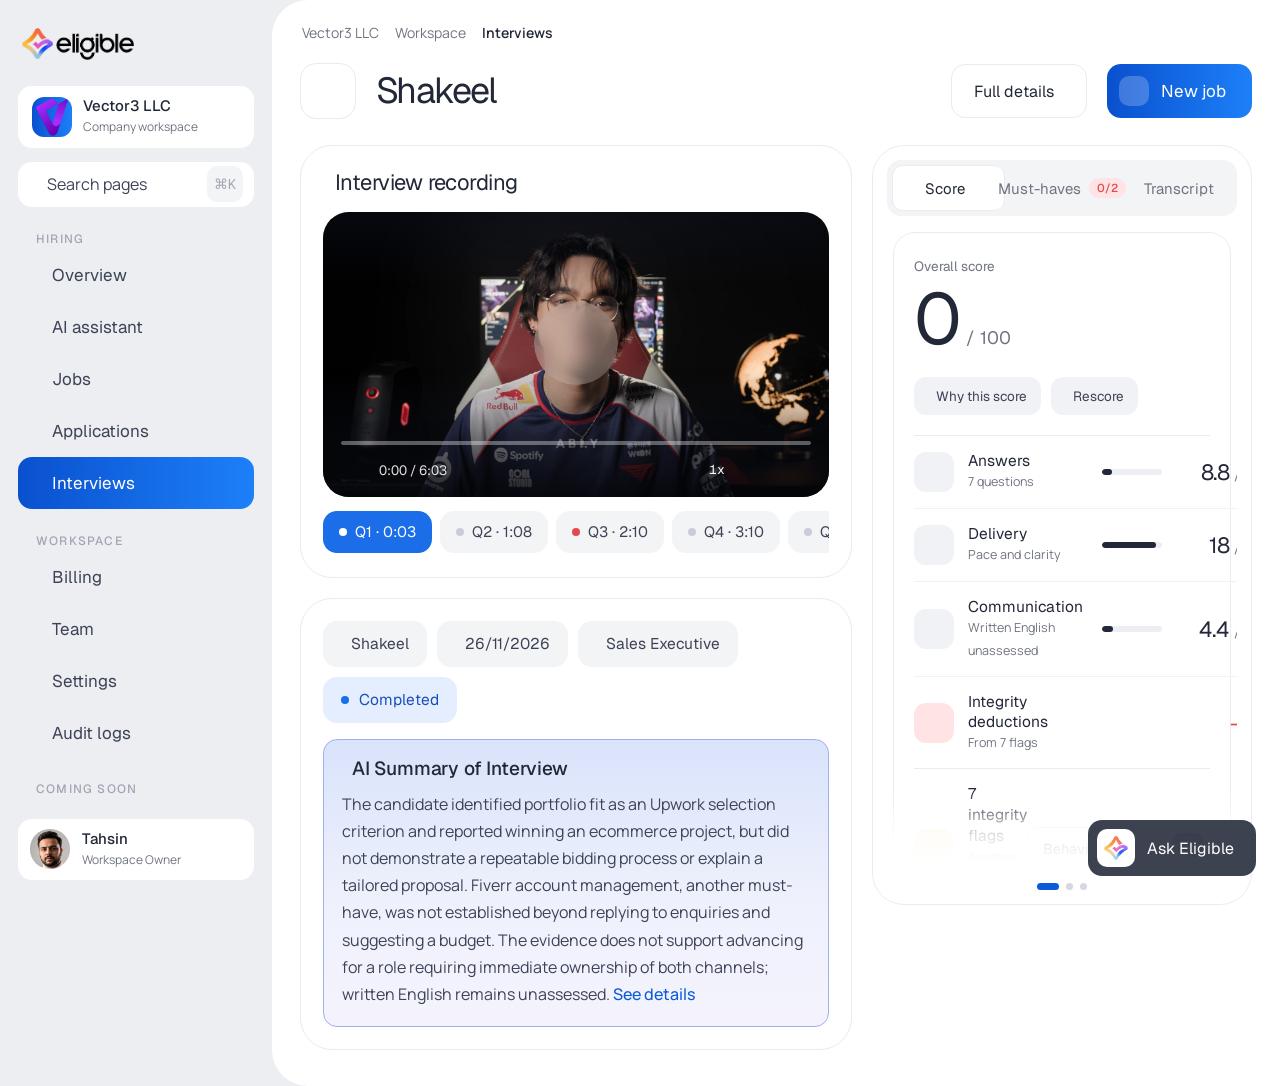
<file: public/index.html>
<!DOCTYPE html>
<html lang="en">
<head>
<meta charset="utf-8">
<meta name="viewport" content="width=device-width, initial-scale=1">
<title>Eligible | Hiring Workspace</title>
<meta name="theme-color" content="#fff8f2">
<link rel="preconnect" href="https://fonts.googleapis.com">
<link rel="preconnect" href="https://fonts.gstatic.com" crossorigin>
<link href="https://fonts.googleapis.com/css2?family=Geist:wght@400;500;600&family=Geist+Mono:wght@400;500&family=Manrope:wght@400;500;600;700&display=swap" rel="stylesheet">
<link rel="icon" type="image/png" href="eligible-icon.png">
<link rel="apple-touch-icon" href="eligible-icon.png">
<link rel="stylesheet" href="https://cdn.hugeicons.com/font/hgi-stroke-rounded.css">
<link rel="stylesheet" href="app.css">
</head>
<body>
<svg width="0" height="0" style="position:absolute" aria-hidden="true"><defs>
 <symbol id="i-checkc" viewBox="0 0 24 24"><circle cx="12" cy="12" r="10"/><path d="m8 12 3 3 5-6"/></symbol>
 <symbol id="i-warn" viewBox="0 0 24 24"><path d="M10.3 3.9 1.8 18a2 2 0 0 0 1.7 3h17a2 2 0 0 0 1.7-3L13.7 3.9a2 2 0 0 0-3.4 0ZM12 9v4M12 17h.01"/></symbol>
 <symbol id="i-x" viewBox="0 0 24 24"><circle cx="12" cy="12" r="10"/><path d="m15 9-6 6M9 9l6 6"/></symbol>
 <symbol id="i-arrow" viewBox="0 0 24 24"><path d="M5 12h14M12 5l7 7-7 7"/></symbol>
 <symbol id="i-left" viewBox="0 0 24 24"><path d="M19 12H5M12 19l-7-7 7-7"/></symbol>
 <symbol id="i-play" viewBox="0 0 24 24"><path d="M7 4.5 19 12 7 19.5Z"/></symbol>
 <symbol id="i-pause" viewBox="0 0 24 24"><path d="M8 5v14M16 5v14" stroke-width="3"/></symbol>
 <symbol id="i-search" viewBox="0 0 24 24"><circle cx="11" cy="11" r="7"/><path d="m21 21-4.3-4.3"/></symbol>
 <symbol id="i-flag" viewBox="0 0 24 24"><path d="M4 22V4a1 1 0 0 1 1-1h13l-2 5 2 5H5"/></symbol>
 <symbol id="i-redo" viewBox="0 0 24 24"><path d="M21 12a9 9 0 0 0-15-6.7L3 8M3 3v5h5M3 12a9 9 0 0 0 15 6.7L21 16M21 21v-5h-5"/></symbol>
 <symbol id="i-wand" viewBox="0 0 24 24"><path d="m15 4 1 2 2 1-2 1-1 2-1-2-2-1 2-1ZM4 20 15 9M17 14l.7 1.3L19 16l-1.3.7L17 18l-.7-1.3L15 16l1.3-.7Z"/></symbol>
 <symbol id="i-vol" viewBox="0 0 24 24"><path d="M3 9v6h4l5 4V5L7 9Z"/><path class="wave" d="M16 8a5 5 0 0 1 0 8M18.5 5a9 9 0 0 1 0 14"/></symbol>
 <symbol id="i-fs" viewBox="0 0 24 24"><path d="M4 9V4h5M20 9V4h-5M4 15v5h5M20 15v5h-5"/></symbol>
 <symbol id="i-cam" viewBox="0 0 24 24"><rect x="2" y="6" width="14" height="12" rx="3"/><path d="m22 8-6 4 6 4Z"/></symbol>
 <symbol id="i-tree" viewBox="0 0 24 24"><rect x="3" y="3" width="6" height="5" rx="1.5"/><rect x="3" y="16" width="6" height="5" rx="1.5"/><rect x="14" y="9" width="7" height="5" rx="1.5"/><path d="M6 8v8M6 12h8"/></symbol>
</defs></svg>

<div class="app">
<aside class="side" id="side">
 <div class="brand"><a class="wm" href="overview.html" aria-label="Eligible home"><img src="eligible-logo.png" alt="Eligible" class="logo"></a>
  <a class="wmini" href="overview.html" aria-label="Eligible home"><img src="eligible-icon.png" alt=""></a>
  <button class="ib" aria-label="Collapse sidebar"><i class="hgi hgi-stroke hgi-sidebar-left ico"></i></button></div>
 <button class="ws" aria-label="Switch workspace"><span class="av"><img src="vector3-logo.png" alt="Vector3 LLC"></span><span><b>Vector3 LLC</b><small>Company workspace</small></span><i class="hgi hgi-stroke hgi-unfold-more ico"></i></button>
 <button class="sbox" id="cmdk"><i class="hgi hgi-stroke hgi-search-01 ico"></i>Search pages<kbd>⌘K</kbd></button>
 <div><div class="grp">Hiring</div><nav>
  <a href="overview.html"><i class="hgi hgi-stroke hgi-home-01 ico"></i>Overview</a>
  <a href="assistant.html"><i class="hgi hgi-stroke hgi-sparkles ico"></i>AI assistant</a>
  <a href="jobs.html"><i class="hgi hgi-stroke hgi-briefcase-01 ico"></i>Jobs</a>
  <a href="applications.html"><i class="hgi hgi-stroke hgi-user-multiple ico"></i>Applications</a>
  <a href="interviews.html" aria-current="page"><i class="hgi hgi-stroke hgi-video-01 ico"></i>Interviews</a></nav></div>
 <div><div class="grp">Workspace</div><nav>
  <a href="#"><i class="hgi hgi-stroke hgi-credit-card ico"></i>Billing</a>
  <a href="#"><i class="hgi hgi-stroke hgi-user-group ico"></i>Team</a>
  <a href="settings.html"><i class="hgi hgi-stroke hgi-setting-07 ico"></i>Settings</a>
  <a href="#"><i class="hgi hgi-stroke hgi-audit-01 ico"></i>Audit logs</a></nav></div>
 <button class="soon" id="soon">COMING SOON <i class="hgi hgi-stroke hgi-arrow-right-01 ico" style="font-size:15px;"></i></button>
 <div class="me"><span class="av"><img src="tahsin3.jpg" alt="Tahsin"></span><span><b>Tahsin</b><small>Workspace Owner</small></span><button class="ib" aria-label="Sign out"><i class="hgi hgi-stroke hgi-logout-01 ico"></i></button></div>
</aside>

<main class="main">
 <div class="crumbs" aria-label="Breadcrumb"><span>Vector3 LLC</span><i class="hgi hgi-stroke hgi-arrow-right-01 ico" style="font-size:14px"></i><span>Workspace</span><i class="hgi hgi-stroke hgi-arrow-right-01 ico" style="font-size:14px"></i><b>Interviews</b></div>
 <div class="hd">
  <button class="back mob" id="menu" aria-label="Menu"><i class="hgi hgi-stroke hgi-menu-01 ico"></i></button>
  <div class="t">
   <a class="back" href="#" aria-label="All interviews"><i class="hgi hgi-stroke hgi-arrow-left-02 ico"></i></a>
   <div>
    <h1>Shakeel</h1></div>
  </div>
  <div class="sp"></div>
  <a class="gbtn" href="details.html"><span class="lbl">Full details</span><i class="hgi hgi-stroke hgi-arrow-right-02 ico" style="font-size:18px"></i></a>
  <button class="pbtn"><span class="pl"><i class="hgi hgi-stroke hgi-plus-sign ico" style="font-size:18px;"></i></span>New job</button>
 </div>

 <div class="work">
  <!-- LEFT: recording, then AI summary + Full details -->
  <div class="col">
   <section class="card" aria-label="Interview recording">
    <div class="ch"><h2><i class="hgi hgi-stroke hgi-video-01 ico"></i>Interview recording</h2></div>
    <div class="vid" id="stage">
     <div id="ytwrap" aria-hidden="true"><div id="ytplayer"></div></div>
     <button class="big" id="bigplay" aria-label="Play"><i class="hgi hgi-stroke hgi-play ico"></i></button>
     <div class="vctl">
      <button class="ib" id="pp" aria-label="Play"><i class="hgi hgi-stroke hgi-play ico" id="ppi"></i></button>
      <span class="time" id="time">0:00 / 6:03</span>
      <div class="seek" id="seek" role="slider" tabindex="0" aria-label="Seek" aria-valuemin="0" aria-valuemax="363" aria-valuenow="0"><div class="tr"><div class="fill" id="fill"></div><div class="th" id="th"></div></div></div>
      <div class="spd"><button class="sbtn" id="sp" aria-label="Playback speed">1x</button><div class="pop" id="pop"><button data-s=".75" aria-checked="false">0.75×</button><button data-s="1" aria-checked="true">1×</button><button data-s="1.5" aria-checked="false">1.5×</button><button data-s="2" aria-checked="false">2×</button></div></div>
      <button class="ib" id="mute" aria-label="Mute"><i class="hgi hgi-stroke hgi-volume-high ico"></i></button>
      <button class="ib" id="fs" aria-label="Fullscreen"><i class="hgi hgi-stroke hgi-maximize-screen ico"></i></button>
     </div>
    </div>
    <div class="qchips" id="qchips" role="group" aria-label="Jump to question"></div>
   </section>

   <section class="card sum" aria-label="AI summary">
        <div class="metas">
     <span class="meta"><i class="hgi hgi-stroke hgi-user-account ico"></i>Shakeel</span>
     <span class="meta"><i class="hgi hgi-stroke hgi-calendar-03 ico"></i>26/11/2026</span>
     <span class="meta"><i class="hgi hgi-stroke hgi-briefcase-01 ico"></i>Sales Executive</span>
     <span class="meta status"><i class="sdot"></i>Completed</span>
    </div>
    <div class="aisum"><h3><i class="hgi hgi-stroke hgi-sparkles ico" style="font-size:22px"></i>AI Summary of Interview</h3>
     <p>The candidate identified portfolio fit as an Upwork selection criterion and reported winning an ecommerce project, but did not demonstrate a repeatable bidding process or explain a tailored proposal. Fiverr account management, another must-have, was not established beyond replying to enquiries and suggesting a budget. The evidence does not support advancing for a role requiring immediate ownership of both channels; written English remains unassessed. <a class="seelink" href="details.html">See details</a></p></div>
   </section>
  </div>

  <!-- RIGHT: slider -->
  <aside class="card rp" aria-label="Scores, must-haves and transcript">
   <div class="segs" role="tablist" id="segs">
    <span class="ind" id="ind"></span>
    <button role="tab" aria-selected="true" data-i="0">Score</button>
    <button role="tab" aria-selected="false" data-i="1">Must-haves <span class="n">0/2</span></button>
    <button role="tab" aria-selected="false" data-i="2">Transcript</button>
   </div>
   <div class="view" id="view">
    <div class="track" id="track">

     <!-- SLIDE 1: score -->
     <section class="slide" role="tabpanel" aria-label="Overall score">
      <section class="shero" aria-label="Overall score">
       <div class="stop">
        <div><span class="slabel">Overall score</span><span class="aitip"><button class="aibtn" id="aibtn" aria-label="AI suggestion" aria-describedby="aitipbox" aria-expanded="false"><i class="hgi hgi-stroke hgi-information-circle ico" style="font-size:17px"></i></button><span class="aitipbox" id="aitipbox" role="tooltip"><i class="dot"></i>AI suggests: <b>Don't advance</b></span></span>
         <div class="snum">0<small>/ 100</small></div></div>
        <div class="sright"><div class="sbtns"><button class="tbtn" id="why"><i class="hgi hgi-stroke hgi-information-circle ico" style="font-size:17px"></i>Why this score</button><button class="tbtn" id="rescore"><i class="hgi hgi-stroke hgi-refresh ico" style="font-size:17px"></i>Rescore</button></div></div>
       </div>
       <div class="slist">
        <div class="srow ra"><i class="hgi hgi-stroke hgi-task-01 ico"></i><div class="sl"><b>Answers</b><small>7 questions</small></div><div class="sb"><i style="width:16%"></i></div><div class="sv">8.8<small>/ 55</small></div></div>
        <div class="srow rd"><i class="hgi hgi-stroke hgi-mic-01 ico"></i><div class="sl"><b>Delivery</b><small>Pace and clarity</small></div><div class="sb"><i style="width:90%"></i></div><div class="sv">18<small>/ 20</small></div></div>
        <div class="srow rc"><i class="hgi hgi-stroke hgi-bubble-chat ico"></i><div class="sl"><b>Communication</b><small>Written English unassessed</small></div><div class="sb"><i style="width:17.6%"></i></div><div class="sv">4.4<small>/ 25</small></div></div>
        <div class="srow neg"><i class="hgi hgi-stroke hgi-minus-sign-circle ico"></i><div class="sl"><b>Integrity deductions</b><small>From 7 flags</small></div><div class="sb x"></div><div class="sv">−40</div></div>
       </div>
       <div class="sflags"><i class="hgi hgi-stroke hgi-flag-01 ico"></i><p><b>7 integrity flags</b><span>Another person in view</span></p><button class="fcta" id="flagsbtn">Behaviour &amp; flags<span class="go"><i class="hgi hgi-stroke hgi-arrow-right-02 ico" style="font-size:18px"></i></span></button></div>
      </section>
      <div class="ph" style="margin-top:22px"><h3>Answers</h3><span class="sp"></span><a class="vl" href="details.html">View details <i class="hgi hgi-stroke hgi-arrow-right-02 ico" style="font-size:15px;"></i></a></div>
      <div class="filters" role="group" aria-label="Filter answers"><button class="fl" data-f="all" aria-pressed="true">All 7</button><button class="fl" data-f="must" aria-pressed="false">Must-have</button><button class="fl" data-f="na" aria-pressed="false">Not answered</button></div>
      <div id="alist"></div>
     </section>

     <!-- SLIDE 2: must-haves -->
     <section class="slide" role="tabpanel" aria-label="Must-haves">
      <div class="ph"><h3>Must-haves</h3><span class="sp"></span><a class="vl" href="details.html">View details <i class="hgi hgi-stroke hgi-arrow-right-02 ico" style="font-size:15px;"></i></a></div>
      <p class="mdesc">From the job's hiring brief. Candidates are ranked on these first, then on the score.</p>
      <div class="nums"><div><div class="l">Met</div><div class="v">0 of 2</div></div><div><div class="l">Partly correct</div><div class="v">2</div></div></div>
      <article class="mcard">
       <header class="mc-h"><span class="mc-q qc1">Q1</span><div class="mc-t"><b>Upwork bidding judgement</b><span class="mc-s">Must-have · not met</span></div><span class="tag t-must">Missed</span></header>
       <div class="mc-score"><div class="meter" aria-label="1 out of 5"><i class="on"></i><i class=""></i><i class=""></i><i class=""></i><i class=""></i></div><span class="frac">1/5</span><span class="tag t-part">Partly correct</span></div>
       <div class="mc-block"><small>Question</small><p>Walk me through how you decide which Upwork jobs to bid on.</p></div>
       <div class="mc-why"><i class="hgi hgi-stroke hgi-information-circle ico" style="font-size:20px"></i><p>Bidding is the core of the role, and this shows whether they can prioritise effort.</p></div>
       <footer class="mc-f"><button class="pa" data-at="3"><span class="pt"><i class="hgi hgi-stroke hgi-play ico" style="font-size:15px"></i></span>Play answer</button><span class="mc-time">Starts at 0:03</span></footer>
      </article>
      <article class="mcard">
       <header class="mc-h"><span class="mc-q qc3">Q3</span><div class="mc-t"><b>Fiverr account management</b><span class="mc-s">Must-have · not met</span></div><span class="tag t-must">Missed</span></header>
       <div class="mc-score"><div class="meter" aria-label="1 out of 5"><i class="on"></i><i class=""></i><i class=""></i><i class=""></i><i class=""></i></div><span class="frac">1/5</span><span class="tag t-part">Partly correct</span></div>
       <div class="mc-block"><small>Question</small><p>How do you manage a Fiverr account day to day — gigs, buyer messages and orders?</p></div>
       <div class="mc-why"><i class="hgi hgi-stroke hgi-information-circle ico" style="font-size:20px"></i><p>Fiverr account management is a named responsibility of this role.</p></div>
       <footer class="mc-f"><button class="pa" data-at="130"><span class="pt"><i class="hgi hgi-stroke hgi-play ico" style="font-size:15px"></i></span>Play answer</button><span class="mc-time">Starts at 2:10</span></footer>
      </article>
     </section>

     <!-- SLIDE 3: transcript -->
     <section class="slide" role="tabpanel" aria-label="Transcript">
      <label class="tsearch"><i class="hgi hgi-stroke hgi-search-01 ico" style="font-size:19px;"></i><span class="sr">Search what was said</span><input id="q" type="search" placeholder="Search what was said" autocomplete="off"><small id="qc"></small></label>
      <div id="tlist"></div>
     </section>
    </div>
   <div class="vfade" id="vfade" aria-hidden="true"></div>
   </div>
   <div class="dots" id="dots" aria-hidden="true"><i class="on"></i><i></i><i></i></div>
  </aside>
 </div>
</main>
</div>

<div class="dim" id="dim"></div>
<aside class="drawer" id="drawer"><button class="back" id="dclose" aria-label="Close" style="float:right"><i class="hgi hgi-stroke hgi-cancel-01 ico"></i></button><h2 id="dt"></h2><p id="dp"></p><div id="dbody"></div></aside>
<button class="fab" id="fab" aria-label="Ask Eligible"><span class="fi"><img src="eligible-icon.png" alt=""></span>Ask Eligible</button>
<div class="toast" id="toast" role="status"></div>

<script>
let TOTAL=363;
const Q=[
 {n:1,t:"Walk me through how you decide which Upwork jobs to bid on.",tags:[["must","Must-have"],["part","Partly correct"]],fr:"1/5",pts:2.2,at:3,c:"#8fe3a8"},
 {n:2,t:"Tell me about a proposal that actually got a reply. What did you write?",tags:[["part","Partly correct"]],fr:"2/5",pts:2.9,at:68,c:"#1b6ee8"},
 {n:3,t:"How do you manage a Fiverr account day to day — gigs, buyer messages and orders?",tags:[["must","Must-have"],["part","Partly correct"]],fr:"1/5",pts:2.2,at:130,c:"#f1b7ee"},
 {n:4,t:"A Fiverr buyer asks for extra work that isn't part of the gig. How do you handle it?",tags:[["part","Partly correct"]],fr:"1/5",pts:1.5,at:190,c:"#ffb68a"},
 {n:5,t:"A client goes quiet after you send a proposal. What do you do next?",tags:[["na","Not answered"]],fr:"0/5",pts:0,at:250,c:"#d4d7e0"},
 {n:6,t:"How would you pitch the same service differently to an Upwork client and a Fiverr buyer?",tags:[["na","Not answered"]],pts:0,c:"#d4d7e0"},
 {n:7,t:"Tell me about a bid or deal you lost. What did you change afterwards?",tags:[["nice","Nice-to-have"],["na","Not answered"]],pts:0,c:"#d4d7e0"}
];
const T=[
 {q:1,who:"I",k:"Question",s:3,int:1,x:"Hi Shakeel, I'm Maya, and I'll be conducting your interview today. This will take about twenty minutes and the call is recorded, so let's get started. Walk me through how you decide which Upwork jobs to bid on."},
 {q:1,who:"C",s:13,x:"How about another one? Hey, Tulas, pass me. No, pass me the corner meter. Walk me through. Try that. Hello, I'm Thasind Rubhu and I currently work for MediaScore and I'm on their bidding team managing their Upwork and freelance profile."},
 {q:1,who:"I",k:"Follow-up",s:33,x:"Thanks, Shakeel. So when you're on that bidding team, how do you personally decide which jobs are worth spending Connects on?"},
 {q:1,who:"C",s:42,x:"Probably jobs that are more aligned to our portfolio. For example, let's say You have added those. These are all— these are all kind of— I cannot think of another way. They are helping me to get the interview done."},
 {q:1,who:"I",k:"Follow-up",s:64,int:1,x:"Got it, so skill fit matters. Besides that, what else do you look at before deciding to spend Connects on a job?"},
 {q:1,who:"C",s:65,x:"Okay, keep continuing."},
 {q:2,who:"I",k:"Question",s:68,x:"Understood. Tell me about a proposal that actually got a reply. What did you write?"},
 {q:2,who:"C",s:74,x:"Hi, so Well, so I remember about ecommerce project when I applied for the job. They asked me about regarding probably my previous portfolio, what I've worked on in our company. So I have written a proposal according to our, according to our current portfolio and proposed the letter or handed over the letter to them and they were pretty much impressed on the proposal. Like the proposal letter, they said the proposal letter is decent, but later they decided to accept that and yeah, we got the job."},
 {q:2,who:"I",k:"Follow-up",s:110,int:1,x:"That's helpful. Can you tell me more specifically what you wrote in that proposal — how did you open it and what did you say about the client's project?"},
 {q:2,who:"C",s:110,x:"Interview day, that's it."},
 {q:2,who:"I",k:"Follow-up",s:113,int:1,x:"No problem. Just to understand your writing style — in that proposal, how did you tailor the first line or two to address what the client actually needed?"}
];
const $=s=>document.querySelector(s),$$=s=>[...document.querySelectorAll(s)];
const fmt=s=>Math.floor(s/60)+":"+String(Math.floor(s%60)).padStart(2,"0");
const esc=s=>s.replace(/[&<>]/g,c=>({"&":"&amp;","<":"&lt;",">":"&gt;"}[c]));
let t=0,playing=false,rate=1,timer,filter="all",term="",slide=0;

/* slider */
function go(i){
 slide=Math.max(0,Math.min(2,i));setTimeout(()=>{if(typeof updMore==="function")updMore()},380);
 $("#track").style.transform=`translateX(${-slide*100/3}%)`;
 $("#ind").style.transform=`translateX(${slide*100}%)`;
 $$("#segs button").forEach((b,k)=>b.setAttribute("aria-selected",k===slide));
 $$("#dots i").forEach((d,k)=>d.classList.toggle("on",k===slide));
 $$(".slide").forEach((s,k)=>{s.inert=k!==slide;s.setAttribute("aria-hidden",k!==slide)});
}
$$("#segs button").forEach(b=>b.onclick=()=>go(+b.dataset.i));
$("#segs").onkeydown=e=>{if(e.key==="ArrowRight")go(slide+1);if(e.key==="ArrowLeft")go(slide-1)};
let sx=null;const vw=$("#view");
vw.addEventListener("touchstart",e=>sx=e.touches[0].clientX,{passive:true});
vw.addEventListener("touchend",e=>{if(sx==null)return;const d=e.changedTouches[0].clientX-sx;if(Math.abs(d)>60)go(slide+(d<0?1:-1));sx=null});

/* question chips under video */
function renderChips(){
 let cur=1;Q.forEach(q=>{if(q.at!=null&&t>=q.at)cur=q.n});
 $("#qchips").innerHTML=Q.map(q=>`<button class="qchip ${q.tags.some(x=>x[0]==='must')?'m':''}" data-n="${q.n}" aria-pressed="${q.n===cur}" ${q.at==null?'disabled style="opacity:.5;cursor:default"':''}><i></i>Q${q.n}${q.at!=null?` · ${fmt(q.at)}`:''}</button>`).join("");
}
$("#qchips").onclick=e=>{const b=e.target.closest(".qchip");if(b&&!b.disabled)seek(Q[+b.dataset.n-1].at,true)};

/* answers */
function renderA(){setTimeout(()=>{if(typeof updFade==="function")updFade()},0);
 $("#alist").innerHTML=Q.filter(q=>filter==="all"||(filter==="must"&&q.tags.some(x=>x[0]==="must"))||(filter==="na"&&q.tags.some(x=>x[0]==="na"))).map(q=>{
  const m=q.tags.some(x=>x[0]==="must"),na=q.tags.some(x=>x[0]==="na"),got=q.fr?+q.fr.split("/")[0]:0;
  const meter=[0,1,2,3,4].map(i=>`<i class="${i<got?'on':''}"></i>`).join("");
  return `<article class="acard ${m?'m':''} ${na?'na':''}" data-n="${q.n}">
   <div class="ac-top"><span class="ac-n qc${q.n}">Q${q.n}</span>
    <div class="ac-main"><h4>${q.t}</h4><div class="tags">${q.tags.map(x=>`<span class="tag t-${x[0]}">${x[1]}</span>`).join("")}</div></div></div>
   <div class="ac-bot"><div class="ac-score"><div class="meter" aria-hidden="true">${meter}</div><span class="frac">${q.fr||"–/5"}</span></div>
    <span class="sp"></span>
    <span class="ac-pts ${q.pts?'':'z'}">${q.pts?'+'+q.pts.toFixed(1):'0'}<small>pts</small></span>
    <button class="pl2 ${q.at==null?'off':''}" data-at="${q.at??''}" aria-label="Play answer to question ${q.n}" ${q.at==null?'tabindex="-1" disabled':''}><i class="hgi hgi-stroke hgi-play ico" style="font-size:16px"></i></button></div></article>`}).join("");
}
$("#alist").onclick=e=>{const b=e.target.closest(".pl2");if(b&&b.dataset.at!=="")seek(+b.dataset.at,true)};
$$(".fl").forEach(b=>b.onclick=()=>{filter=b.dataset.f;$$(".fl").forEach(x=>x.setAttribute("aria-pressed",x===b));renderA()});
$$(".pa").forEach(b=>b.onclick=()=>seek(+b.dataset.at,true));

/* transcript */
const LIMIT=6;let expanded=false;
function renderT(){
 const re=term?new RegExp("("+term.replace(/[.*+?^${}()|[\]\\]/g,"\\$&")+")","gi"):null;
 const list=T.map((l,i)=>({l,i})).filter(o=>!re||o.l.x.match(re));
 const collapsed=false;
 const shown=collapsed?list.slice(0,LIMIT):list;
 let h="",last=0;
 shown.forEach(({l})=>{
  if(l.q!==last){last=l.q;h+=`<div class="qh qc${l.q}"><b>Question ${l.q} of 7</b><span>${fmt(Q[l.q-1].at)}</span></div>`}
  const c=l.who==='C',body=re?esc(l.x).replace(re,"<mark>$1</mark>"):esc(l.x);
  h+=`<button class="msg ${c?'c':'i'}" data-s="${l.s}"><span class="mav"><img src="${c?'candidate.png':'eligible-icon.png'}" alt="${c?'Shakeel':'Eligible interviewer'}"></span><span class="mbody"><span class="mmeta"><b>${c?'Candidate':'Interviewer'}</b>${l.k?`<span class="kind">${l.k}</span>`:""}${l.int?'<span class="intr"><i class="hgi hgi-stroke hgi-alert-02 ico" style="font-size:13px"></i>Interrupted by the candidate</span>':""}<span class="tm"><i class="hgi hgi-stroke hgi-play ico" style="font-size:11px"></i>${fmt(l.s)}</span></span><span class="bub"><p>${body}</p></span></span></button>`});
 $("#tlist").innerHTML=h||`<div class="empty">No lines match “${esc(term)}”.</div>`;
 $("#qc").textContent=term?list.length+" match"+(list.length===1?"":"es"):"";hl();if(typeof updMore==="function")updMore();
}
$("#q").oninput=e=>{term=e.target.value.trim();renderT()};
$("#tlist").onclick=e=>{
 const l=e.target.closest(".msg");if(l)seek(+l.dataset.s,true)};
const tslide=()=>$("#tlist").closest(".slide");
function updMore(){const sl=tslide();const more=sl.scrollHeight>sl.clientHeight+12&&sl.scrollTop+sl.clientHeight<sl.scrollHeight-12;updFade()}
function updFade(){const sl=document.querySelectorAll(".slide")[slide];const more=sl.scrollHeight>sl.clientHeight+12&&sl.scrollTop+sl.clientHeight<sl.scrollHeight-12;document.getElementById("vfade").classList.toggle("off",!more)}
document.querySelectorAll(".slide").forEach(x=>x.addEventListener("scroll",updFade));
function hl(){let cur=null;$$(".msg").forEach(l=>{l.classList.remove("active");if(+l.dataset.s<=t)cur=l});if(cur&&(t>0||playing))cur.classList.add("active");return cur}

/* player */
function ui(){
 const p=t/TOTAL*100;$("#fill").style.width=p+"%";$("#th").style.left=p+"%";
 $("#time").textContent=fmt(t)+" / "+fmt(TOTAL);$("#seek").setAttribute("aria-valuenow",Math.round(t));
 let n=1;Q.forEach(q=>{if(q.at!=null&&t>=q.at)n=q.n});
 $$("#qchips .qchip").forEach(b=>b.setAttribute("aria-pressed",+b.dataset.n===n));
 const c=hl();if(c&&playing&&slide===2){const box=c.closest(".slide");box.scrollTo({top:c.offsetTop-80,behavior:"smooth"})}
}
function setPlay(v){playing=v;if(v)ytStart();else ytPause();clearInterval(timer);$("#ppi").className="hgi hgi-stroke hgi-"+(v?"pause":"play")+" ico";$("#bigplay").style.display=v?"none":"grid";$("#pp").setAttribute("aria-label",v?"Pause":"Play");
 if(v)timer=setInterval(()=>{if(ytReady){const c=yt.getCurrentTime();if(typeof c==="number")t=c;const d=yt.getDuration();if(d&&Math.abs(d-TOTAL)>.5)setTotal(d)}ui()},250)}
function seek(s,play){t=Math.max(0,Math.min(TOTAL,s));if(ytReady)yt.seekTo(t,true);if(play)setPlay(true);ui();if(play)$("#stage").scrollIntoView({block:"nearest",behavior:"smooth"})}
$("#pp").onclick=$("#bigplay").onclick=()=>setPlay(!playing);
$("#stage").onclick=e=>{if(e.target===$("#stage"))setPlay(!playing)};
const sk=$("#seek"),fx=e=>{const r=sk.getBoundingClientRect();return Math.max(0,Math.min(1,(e.clientX-r.left)/r.width))*TOTAL};let dr=false;
sk.onpointerdown=e=>{dr=true;sk.setPointerCapture(e.pointerId);seek(fx(e))};sk.onpointermove=e=>{if(dr)seek(fx(e))};sk.onpointerup=()=>dr=false;
sk.onkeydown=e=>{if(e.key==="ArrowRight")seek(t+5);if(e.key==="ArrowLeft")seek(t-5)};
Q.forEach(q=>{if(q.at!=null){const m=document.createElement("i");m.className="mk";m.style.left=q.at/TOTAL*100+"%";sk.querySelector(".tr").appendChild(m)}});
let mu=false;$("#mute").onclick=()=>{mu=!mu;if(ytReady){mu?yt.mute():yt.unMute()}$("#mute i").className="hgi hgi-stroke hgi-"+(mu?"volume-off":"volume-high")+" ico";$("#mute").setAttribute("aria-label",mu?"Unmute":"Mute")};
$("#fs").onclick=()=>document.fullscreenElement?document.exitFullscreen():$("#stage").requestFullscreen&&$("#stage").requestFullscreen();
$("#sp").onclick=e=>{e.stopPropagation();$("#pop").classList.toggle("open")};
$("#pop").onclick=e=>{const b=e.target.closest("button");if(!b)return;rate=+b.dataset.s;if(ytReady)yt.setPlaybackRate(rate);$("#sp").textContent=rate+"x";$$("#pop button").forEach(x=>x.setAttribute("aria-checked",x===b));$("#pop").classList.remove("open")};
document.addEventListener("click",()=>$("#pop").classList.remove("open"));

function toast(m){const e=$("#toast");e.textContent=m;e.classList.add("show");clearTimeout(e._t);e._t=setTimeout(()=>e.classList.remove("show"),2200)}
function drawer(h,p,items){$("#dt").innerHTML=h;$("#dp").textContent=p;$("#dbody").innerHTML=items.map(i=>`<div class="item"><i class="hgi hgi-stroke hgi-alert-02 ico"></i><div><b>${i[0]}</b><div>${i[1]}</div></div></div>`).join("");$("#drawer").classList.add("open");$("#dim").classList.add("open")}
const closeD=()=>{$("#drawer").classList.remove("open");$("#dim").classList.remove("open")};
$("#dim").onclick=$("#dclose").onclick=closeD;
document.addEventListener("keydown",e=>{if(e.key==="Escape"){closeD();$("#side").classList.remove("open")}});
$("#rescore").onclick=()=>toast("Rescoring queued");
$("#why").onclick=()=>drawer("Why this score","The score combines answers, delivery and communication, minus integrity deductions of −40.",[["Answers · 8.8 / 55","Both must-haves only partially correct; Q5–Q7 unanswered."],["Delivery · 18 / 20","Delivery sub-score."],["Communication · 4.4 / 25","Written English remains unassessed."],["Integrity · −40","Seven flags, including another person in view."]]);
const FLAGS=[["5:00",300,"2s+","20% 40%"],["4:37",277,"3s+","60% 30%"],["4:15",255,"25s+","30% 50%"],["3:03",183,"28s+","70% 40%"],["2:32",152,"3s+","40% 30%"],["1:19",79,"6s+","55% 60%"],["0:44",44,"2s+","35% 45%"]];
const BEH=[["Looked left","6 times"],["Looked right","5 times"],["Looking away","11% of the time"],["Hand raised","21 times"],["Other voices on the mic","4 (3 besides the candidate)"],["Speech with lips still","19 times"],["Other people in view","282 s in all"],["Phone in view","1 s"]];
function flagsDrawer(){
 $("#dt").innerHTML="Behaviour &amp; flags";
 $("#dp").textContent="7 integrity flags were raised. They are signals to review, not verdicts.";
 $("#dbody").innerHTML=
  `<div class="dsec">Integrity flags</div>`+
  FLAGS.map((f,i)=>`<div class="dflag"><span class="dth" style="background-position:${f[3]}"></span><div><b><span class="hi">High</span>Another person in view</b><small>at ${f[0]} · lasted ${f[2]}${i===6?"<br>Candidate: they are helping me to get the interview done.":""}</small></div><button class="dwatch" data-t="${f[1]}"><i class="hgi hgi-stroke hgi-play ico" style="font-size:13px"></i>Watch</button></div>`).join("")+
  `<div class="dsec" style="margin-top:22px">Behaviour</div><div class="dbeh">`+BEH.map(b=>`<div><small>${b[0]}</small><b>${b[1]}</b></div>`).join("")+`</div>`+
  `<a class="dall" href="details.html">See everything on the Full details page <i class="hgi hgi-stroke hgi-arrow-right-02 ico" style="font-size:18px"></i></a>`;
 $("#drawer").classList.add("open");$("#dim").classList.add("open");
}
$("#flagsbtn").onclick=flagsDrawer;
$("#dbody").addEventListener("click",e=>{const b=e.target.closest(".dwatch");if(b){closeD();seek(+b.dataset.t,true)}});
$("#menu").onclick=()=>$("#side").classList.toggle("open");
$("#soon").onclick=()=>toast("More features are on the way");
$("#aibtn").onclick=e=>{e.stopPropagation();const o=$(".aitip").classList.toggle("open");$("#aibtn").setAttribute("aria-expanded",o)};
document.addEventListener("click",()=>{$(".aitip").classList.remove("open");$("#aibtn").setAttribute("aria-expanded","false")});

/* YouTube video, no YouTube UI; our controls drive it */
const YT_ID="7VmNi2ppZSc";
let yt=null,ytReady=false,ytWant=false;
function onYouTubeIframeAPIReady(){
 yt=new YT.Player("ytplayer",{videoId:YT_ID,host:"https://www.youtube-nocookie.com",
  playerVars:{controls:0,disablekb:1,fs:0,modestbranding:1,rel:0,iv_load_policy:3,cc_load_policy:0,playsinline:1},
  events:{
   onReady:()=>{ytReady=true;const d=yt.getDuration();if(d)setTotal(d);const tp=+new URLSearchParams(location.search).get("t");if(tp>0){seek(tp,true)}else if(ytWant)ytStart()},
   onError:()=>{$("#ytwrap").classList.remove("on");if(playing)setPlay(false);toast(location.protocol==="file:"?"Open this page from a web address (not a file) to play the clip":"This video can't be played here")},
   onStateChange:e=>{if(e.data===YT.PlayerState.ENDED){$("#ytwrap").classList.remove("on");if(playing)setPlay(false);t=0;ui()}}
  }});
}
function ytStart(){
 if(!ytReady){ytWant=true;return}
 ytWant=false;
 if(yt.getPlayerState()===YT.PlayerState.ENDED)yt.seekTo(0,true);
 yt.playVideo();
 $("#ytwrap").classList.add("on");
}
function setTotal(d){TOTAL=d;$("#seek").setAttribute("aria-valuemax",Math.round(d));ui()}
function ytPause(){ytWant=false;if(ytReady&&yt.getPlayerState()===YT.PlayerState.PLAYING)yt.pauseVideo()}
(function(){const sc=document.createElement("script");sc.src="https://www.youtube.com/iframe_api";document.head.appendChild(sc)})();
renderChips();renderA();renderT();go(0);ui();tslide().addEventListener("scroll",updMore);window.addEventListener("resize",updMore);setTimeout(updMore,50);
</script>
<script src="shell.js"></script>
<script src="chat.js"></script>
</body>
</html>
</file>
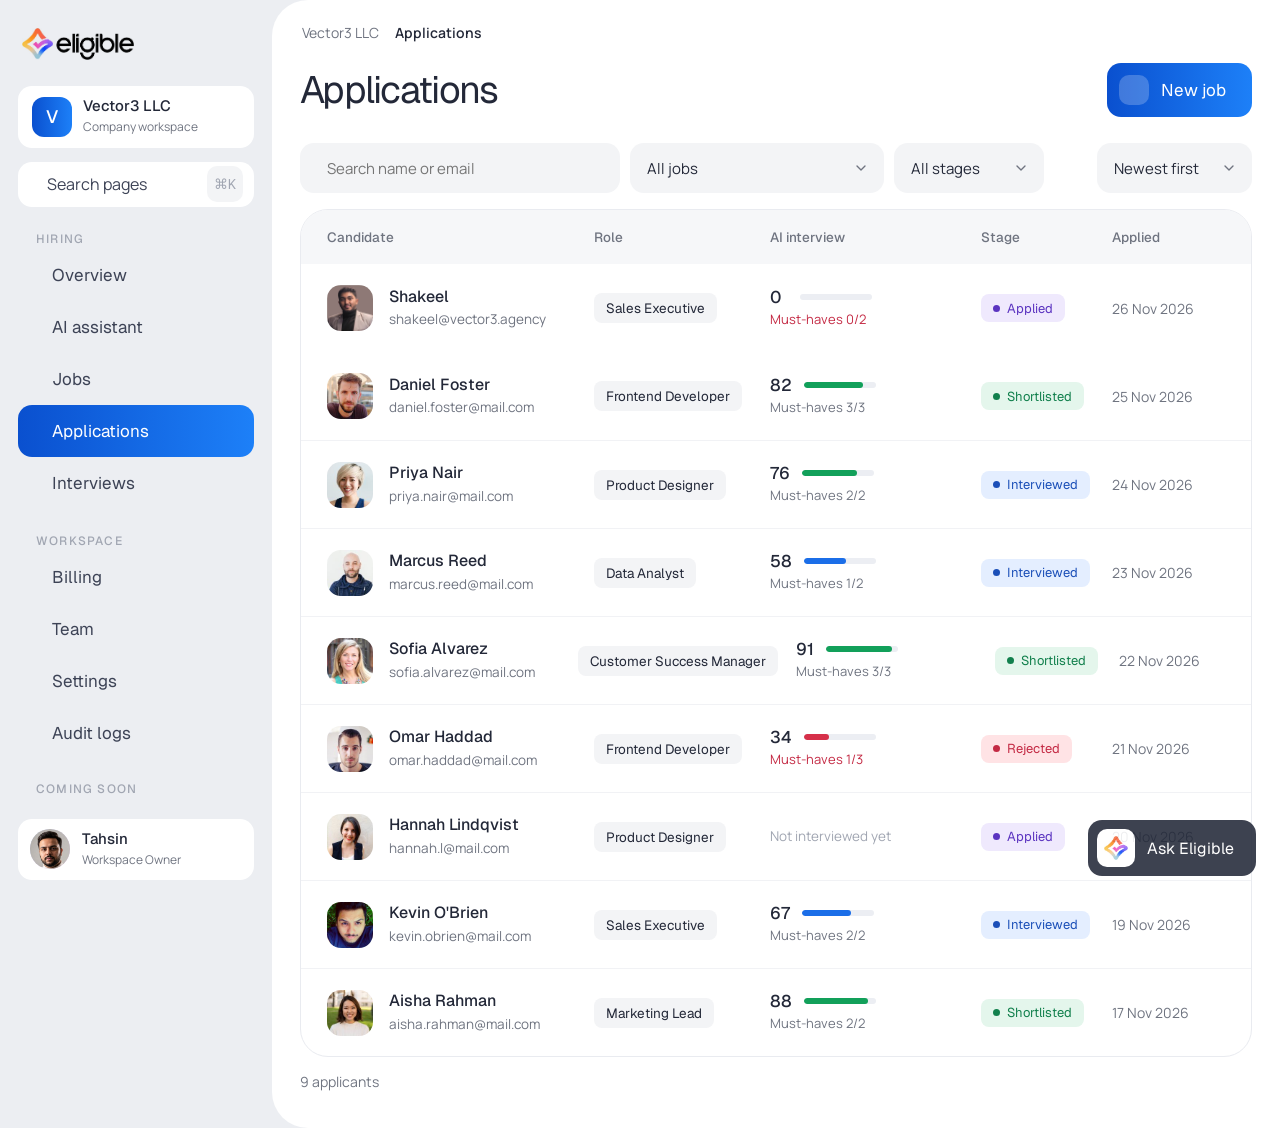
<file: public/applications.html>
<!DOCTYPE html>
<html lang="en">
<head>
<meta charset="utf-8">
<meta name="viewport" content="width=device-width, initial-scale=1">
<title>Applications | Eligible</title>
<meta name="theme-color" content="#fff8f2">
<link rel="icon" type="image/png" href="eligible-icon.png">
<link rel="preconnect" href="https://fonts.googleapis.com">
<link rel="preconnect" href="https://fonts.gstatic.com" crossorigin>
<link href="https://fonts.googleapis.com/css2?family=Geist:wght@400;500;600&family=Geist+Mono:wght@400;500&family=Manrope:wght@400;500;600;700&display=swap" rel="stylesheet">
<link rel="stylesheet" href="https://cdn.hugeicons.com/font/hgi-stroke-rounded.css">
<link rel="stylesheet" href="app.css">
<link rel="stylesheet" href="pages.css">
</head>
<body>
<div class="app">
<aside class="side" id="side">
 <div class="brand"><a class="wm" href="overview.html" aria-label="Eligible home"><img src="eligible-logo.png" alt="Eligible" class="logo"></a>
  <a class="wmini" href="overview.html" aria-label="Eligible home"><img src="eligible-icon.png" alt=""></a>
  <button class="ib" aria-label="Collapse sidebar"><i class="hgi hgi-stroke hgi-sidebar-left ico"></i></button></div>
 <button class="ws" aria-label="Switch workspace"><span class="av">V</span><span><b>Vector3 LLC</b><small>Company workspace</small></span><i class="hgi hgi-stroke hgi-unfold-more ico"></i></button>
 <button class="sbox" id="cmdk"><i class="hgi hgi-stroke hgi-search-01 ico"></i>Search pages<kbd>⌘K</kbd></button>
 <div><div class="grp">Hiring</div><nav>
  <a href="overview.html"><i class="hgi hgi-stroke hgi-home-01 ico"></i>Overview</a>
  <a href="assistant.html"><i class="hgi hgi-stroke hgi-sparkles ico"></i>AI assistant</a>
  <a href="jobs.html"><i class="hgi hgi-stroke hgi-briefcase-01 ico"></i>Jobs</a>
  <a href="applications.html" aria-current="page"><i class="hgi hgi-stroke hgi-user-multiple ico"></i>Applications</a>
  <a href="interviews.html"><i class="hgi hgi-stroke hgi-video-01 ico"></i>Interviews</a></nav></div>
 <div><div class="grp">Workspace</div><nav>
  <a href="#"><i class="hgi hgi-stroke hgi-credit-card ico"></i>Billing</a>
  <a href="#"><i class="hgi hgi-stroke hgi-user-group ico"></i>Team</a>
  <a href="settings.html"><i class="hgi hgi-stroke hgi-setting-07 ico"></i>Settings</a>
  <a href="#"><i class="hgi hgi-stroke hgi-audit-01 ico"></i>Audit logs</a></nav></div>
 <button class="soon" id="soon">COMING SOON <i class="hgi hgi-stroke hgi-arrow-right-01 ico" style="font-size:15px;"></i></button>
 <div class="me"><span class="av"><img src="tahsin3.jpg" alt="Tahsin"></span><span><b>Tahsin</b><small>Workspace Owner</small></span><button class="ib" aria-label="Sign out"><i class="hgi hgi-stroke hgi-logout-01 ico"></i></button></div>
</aside>


<main class="main">
 <div class="crumbs" aria-label="Breadcrumb"><span>Vector3 LLC</span><i class="hgi hgi-stroke hgi-arrow-right-01 ico" style="font-size:14px"></i><b>Applications</b></div>
 <div class="hd">
  <button class="back mob" id="menu" aria-label="Menu"><i class="hgi hgi-stroke hgi-menu-01 ico"></i></button>
  <div class="t"><div><h1>Applications</h1></div></div>
  <div class="sp"></div>
  <button class="pbtn" data-newjob><span class="pl"><i class="hgi hgi-stroke hgi-plus-sign ico" style="font-size:18px"></i></span>New job</button>
 </div>
 <div class="pg">

  <div class="filters2">
   <label class="field"><i class="hgi hgi-stroke hgi-search-01 ico" style="font-size:19px"></i><span class="sr">Search name or email</span><input id="q" type="search" placeholder="Search name or email" autocomplete="off"></label>
   <select class="sel" id="fj" aria-label="Job"><option value="">All jobs</option><option>Sales Executive</option><option>Product Designer</option><option>Frontend Developer</option><option>Customer Success Manager</option><option>Marketing Lead</option><option>Data Analyst</option></select>
   <select class="sel" id="fs" aria-label="Stage"><option value="">All stages</option><option>Applied</option><option>Interviewed</option><option>Shortlisted</option><option>Rejected</option></select>
   <span class="sp"></span>
   <select class="sel" id="so" aria-label="Sort"><option value="new">Newest first</option><option value="old">Oldest first</option><option value="score">Highest score</option></select>
  </div>
  <div class="tbl" style="--cols:2.2fr 1.4fr 1.7fr 1fr 1fr">
   <div class="t-head"><span>Candidate</span><span>Role</span><span>AI interview</span><span>Stage</span><span>Applied</span></div>
   <div id="rows"></div>
  </div>
  <p class="cnt" id="cnt"></p>
 </div>
</main>
</div>
<button class="fab" id="fab" aria-label="Ask Eligible"><span class="fi"><img src="eligible-icon.png" alt=""></span>Ask Eligible</button>
<div class="toast" id="toast" role="status"></div>
<script>
const $=s=>document.querySelector(s),$$=s=>[...document.querySelectorAll(s)];
function toast(m){let t=$("#toast");if(!t){t=document.createElement("div");t.id="toast";t.className="toast";document.body.appendChild(t)}t.textContent=m;t.classList.add("show");clearTimeout(t._t);t._t=setTimeout(()=>t.classList.remove("show"),2400)}
$$("[data-newjob]").forEach(b=>b.onclick=()=>toast("The new job flow isn't built yet"));
const esc=s=>String(s).replace(/[&<>"]/g,c=>({"&":"&amp;","<":"&lt;",">":"&gt;",'"':"&quot;"}[c]));
</script>
<script>
const A=[
 {n:"Shakeel",e:"shakeel@vector3.agency",r:"Sales Executive",s:0,m:"0/2",st:"Applied",d:"26 Nov 2026",ts:20261126,p:"candidate.png",real:1},
 {n:"Daniel Foster",e:"daniel.foster@mail.com",r:"Frontend Developer",s:82,m:"3/3",st:"Shortlisted",d:"25 Nov 2026",ts:20261125,p:"people/men-32.jpg"},
 {n:"Priya Nair",e:"priya.nair@mail.com",r:"Product Designer",s:76,m:"2/2",st:"Interviewed",d:"24 Nov 2026",ts:20261124,p:"people/women-44.jpg"},
 {n:"Marcus Reed",e:"marcus.reed@mail.com",r:"Data Analyst",s:58,m:"1/2",st:"Interviewed",d:"23 Nov 2026",ts:20261123,p:"people/men-75.jpg"},
 {n:"Sofia Alvarez",e:"sofia.alvarez@mail.com",r:"Customer Success Manager",s:91,m:"3/3",st:"Shortlisted",d:"22 Nov 2026",ts:20261122,p:"people/women-65.jpg"},
 {n:"Omar Haddad",e:"omar.haddad@mail.com",r:"Frontend Developer",s:34,m:"1/3",st:"Rejected",d:"21 Nov 2026",ts:20261121,p:"people/men-46.jpg"},
 {n:"Hannah Lindqvist",e:"hannah.l@mail.com",r:"Product Designer",s:null,m:"",st:"Applied",d:"20 Nov 2026",ts:20261120,p:"people/women-26.jpg"},
 {n:"Kevin O'Brien",e:"kevin.obrien@mail.com",r:"Sales Executive",s:67,m:"2/2",st:"Interviewed",d:"19 Nov 2026",ts:20261119,p:"people/men-12.jpg"},
 {n:"Aisha Rahman",e:"aisha.rahman@mail.com",r:"Marketing Lead",s:88,m:"2/2",st:"Shortlisted",d:"17 Nov 2026",ts:20261117,p:"people/women-90.jpg"}
];
const SC={Applied:"applied",Interviewed:"fin",Shortlisted:"open",Rejected:"red"};
const col=s=>s>=70?"#12a05a":s>=40?"#1b6ee8":"#d6304a";
function draw(){
 const q=$("#q").value.trim().toLowerCase(),j=$("#fj").value,s=$("#fs").value,o=$("#so").value;
 let L=A.filter(a=>(!q||(a.n+" "+a.e).toLowerCase().includes(q))&&(!j||a.r===j)&&(!s||a.st===s));
 L.sort((a,b)=>o==="old"?a.ts-b.ts:o==="score"?(b.s??-1)-(a.s??-1):b.ts-a.ts);
 $("#rows").innerHTML=L.length?L.map(a=>{
  const inner=`<div class="who"><img src="${a.p}" alt="${esc(a.n)}"><div><b>${esc(a.n)}</b><small>${esc(a.e)}</small></div></div><span><span class="role-chip">${esc(a.r)}</span></span>
  <div>${a.s===null?`<small style="color:var(--faint);font-size:13.5px">Not interviewed yet</small>`:`<div class="scorecell"><b>${a.s}</b><span class="sbar"><i style="width:${a.s}%;background:${col(a.s)}"></i></span></div><small class="${a.s<40?"sub-red":""}" style="font-size:13px;color:${a.s<40?"":"var(--mute)"}">Must-haves ${a.m}</small>`}</div>
  <span><span class="st ${SC[a.st]}"><i></i>${a.st}</span></span><small style="color:var(--mute);font-size:14px">${a.d}</small>`;
  return a.real?`<a class="t-row" href="interview.html">${inner}</a>`:`<div class="t-row hov" data-demo="${esc(a.n)}" tabindex="0" role="button">${inner}</div>`}).join(""):`<div class="t-empty">No applicants match these filters.</div>`;
 $("#cnt").textContent=L.length+" applicant"+(L.length===1?"":"s");
}
$("#rows").addEventListener("click",e=>{const r=e.target.closest("[data-demo]");if(r)toast(r.dataset.demo+"'s interview isn't part of this demo")});
["#q","#fj","#fs","#so"].forEach(s=>$(s).addEventListener("input",draw));
draw();
</script>
<script src="shell.js"></script>
<script src="chat.js"></script>
</body>
</html>
</file>
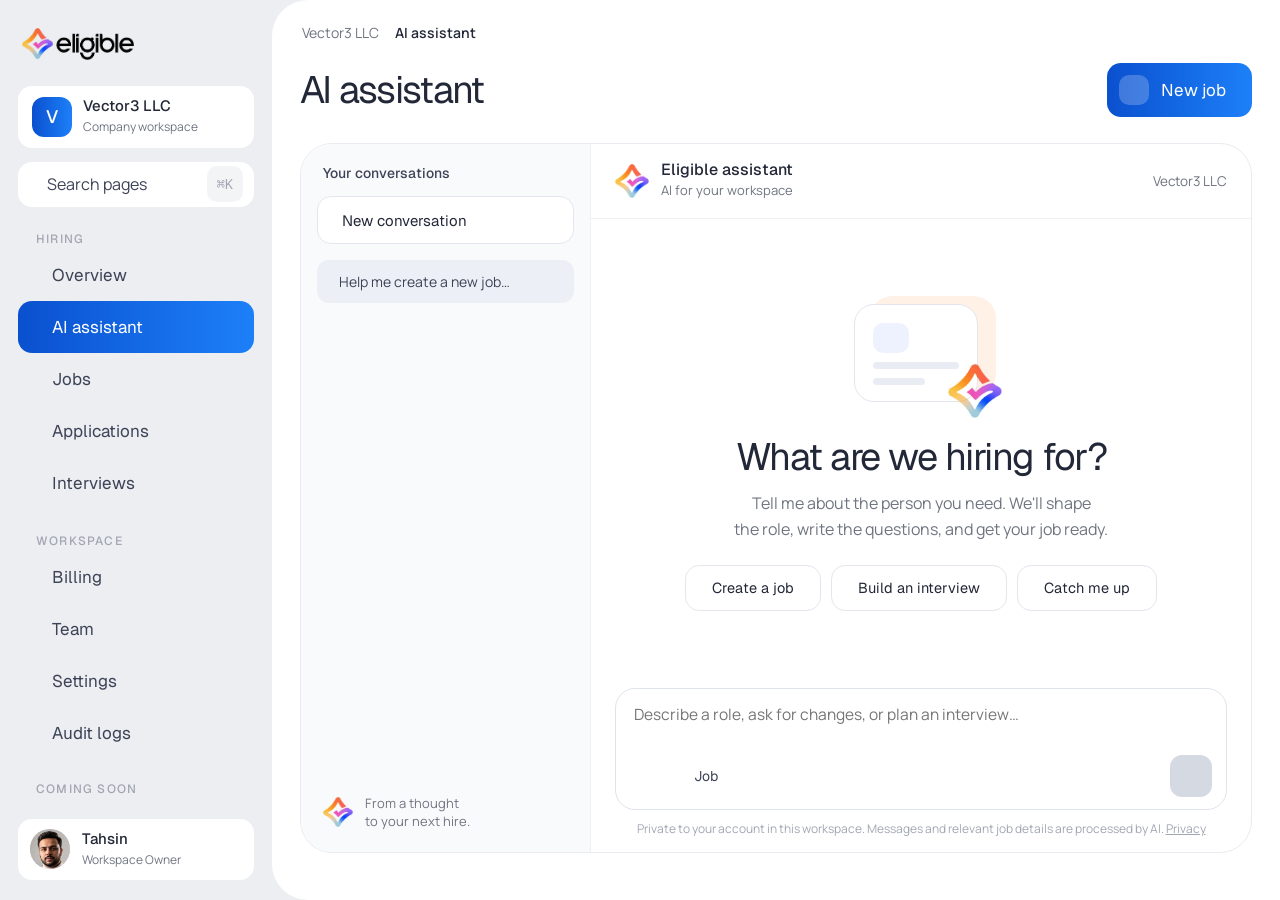
<file: public/assistant.html>
<!DOCTYPE html>
<html lang="en">
<head>
<meta charset="utf-8">
<meta name="viewport" content="width=device-width, initial-scale=1">
<title>AI assistant | Eligible</title>
<meta name="theme-color" content="#fff8f2">
<link rel="icon" type="image/png" href="eligible-icon.png">
<link rel="preconnect" href="https://fonts.googleapis.com">
<link rel="preconnect" href="https://fonts.gstatic.com" crossorigin>
<link href="https://fonts.googleapis.com/css2?family=Geist:wght@400;500;600&family=Geist+Mono:wght@400;500&family=Manrope:wght@400;500;600;700&display=swap" rel="stylesheet">
<link rel="stylesheet" href="https://cdn.hugeicons.com/font/hgi-stroke-rounded.css">
<link rel="stylesheet" href="app.css">
<link rel="stylesheet" href="pages.css">
</head>
<body>
<div class="app">
<aside class="side" id="side">
 <div class="brand"><a class="wm" href="overview.html" aria-label="Eligible home"><img src="eligible-logo.png" alt="Eligible" class="logo"></a>
  <a class="wmini" href="overview.html" aria-label="Eligible home"><img src="eligible-icon.png" alt=""></a>
  <button class="ib" aria-label="Collapse sidebar"><i class="hgi hgi-stroke hgi-sidebar-left ico"></i></button></div>
 <button class="ws" aria-label="Switch workspace"><span class="av">V</span><span><b>Vector3 LLC</b><small>Company workspace</small></span><i class="hgi hgi-stroke hgi-unfold-more ico"></i></button>
 <button class="sbox" id="cmdk"><i class="hgi hgi-stroke hgi-search-01 ico"></i>Search pages<kbd>⌘K</kbd></button>
 <div><div class="grp">Hiring</div><nav>
  <a href="overview.html"><i class="hgi hgi-stroke hgi-home-01 ico"></i>Overview</a>
  <a href="assistant.html" aria-current="page"><i class="hgi hgi-stroke hgi-sparkles ico"></i>AI assistant</a>
  <a href="jobs.html"><i class="hgi hgi-stroke hgi-briefcase-01 ico"></i>Jobs</a>
  <a href="applications.html"><i class="hgi hgi-stroke hgi-user-multiple ico"></i>Applications</a>
  <a href="interviews.html"><i class="hgi hgi-stroke hgi-video-01 ico"></i>Interviews</a></nav></div>
 <div><div class="grp">Workspace</div><nav>
  <a href="#"><i class="hgi hgi-stroke hgi-credit-card ico"></i>Billing</a>
  <a href="#"><i class="hgi hgi-stroke hgi-user-group ico"></i>Team</a>
  <a href="settings.html"><i class="hgi hgi-stroke hgi-setting-07 ico"></i>Settings</a>
  <a href="#"><i class="hgi hgi-stroke hgi-audit-01 ico"></i>Audit logs</a></nav></div>
 <button class="soon" id="soon">COMING SOON <i class="hgi hgi-stroke hgi-arrow-right-01 ico" style="font-size:15px;"></i></button>
 <div class="me"><span class="av"><img src="tahsin3.jpg" alt="Tahsin"></span><span><b>Tahsin</b><small>Workspace Owner</small></span><button class="ib" aria-label="Sign out"><i class="hgi hgi-stroke hgi-logout-01 ico"></i></button></div>
</aside>


<main class="main">
 <div class="crumbs" aria-label="Breadcrumb"><span>Vector3 LLC</span><i class="hgi hgi-stroke hgi-arrow-right-01 ico" style="font-size:14px"></i><b>AI assistant</b></div>
 <div class="hd">
  <button class="back mob" id="menu" aria-label="Menu"><i class="hgi hgi-stroke hgi-menu-01 ico"></i></button>
  <div class="t"><div><h1>AI assistant</h1></div></div>
  <div class="sp"></div>
  <button class="pbtn" data-newjob><span class="pl"><i class="hgi hgi-stroke hgi-plus-sign ico" style="font-size:18px"></i></span>New job</button>
 </div>
 <div class="pg">

  <div class="chatpg">
   <aside class="cp-side"><h3>Your conversations</h3>
    <button class="cp-new" id="nc"><i class="hgi hgi-stroke hgi-plus-sign ico" style="font-size:18px"></i>New conversation</button>
    <div class="cp-list" id="cl"><button class="cp-item on"><i class="hgi hgi-stroke hgi-message-01 ico" style="font-size:18px"></i><span>Help me create a new job…</span></button></div>
    <div class="cp-foot"><img src="eligible-icon.png" alt=""><span>From a thought<br>to your next hire.</span></div>
   </aside>
   <section class="cp-main">
    <header class="cp-head"><img src="eligible-icon.png" alt=""><div><b>Eligible assistant</b><small>AI for your workspace</small></div><span class="org">Vector3 LLC</span></header>
    <div class="cp-body" id="cb">
     <div class="cp-empty" id="em">
      <div class="cp-art" aria-hidden="true"><span class="back2"></span><span class="sheet"><i></i><i></i><i style="width:60%"></i></span><img src="eligible-icon.png" alt=""></div>
      <h2>What are we hiring for?</h2>
      <p>Tell me about the person you need. We'll shape<br>the role, write the questions, and get your job ready.</p>
      <div class="cp-chips"><button class="cp-chip" data-p="Help me create a job for a Sales Executive"><i class="hgi hgi-stroke hgi-briefcase-01 ico" style="font-size:18px"></i>Create a job<i class="hgi hgi-stroke hgi-arrow-up-right-01 ico" style="font-size:15px"></i></button><button class="cp-chip" data-p="Build an interview for my open role"><i class="hgi hgi-stroke hgi-file-01 ico" style="font-size:18px"></i>Build an interview<i class="hgi hgi-stroke hgi-arrow-up-right-01 ico" style="font-size:15px"></i></button><button class="cp-chip" data-p="Catch me up on my hiring"><i class="hgi hgi-stroke hgi-message-01 ico" style="font-size:18px"></i>Catch me up<i class="hgi hgi-stroke hgi-arrow-up-right-01 ico" style="font-size:15px"></i></button></div>
     </div>
     <div class="cp-msgs" id="ms" hidden></div>
    </div>
    <form class="cp-compose" id="f">
     <div class="cp-box"><textarea id="ta" placeholder="Describe a role, ask for changes, or plan an interview…" aria-label="Message"></textarea><div class="cp-files" id="cfiles"></div><div class="row"><label class="cp-tool" title="Attach a file" aria-label="Attach a file"><i class="hgi hgi-stroke hgi-attachment-01 ico" style="font-size:20px"></i><input type="file" id="cf" multiple hidden></label><span class="cp-pop-wrap"><button type="button" class="cp-tool txt" id="tAt" aria-haspopup="true" aria-expanded="false"><i class="hgi hgi-stroke hgi-at ico" style="font-size:19px"></i>Job</button><div class="cp-pop" id="atMenu" hidden><small>Reference a job</small><button type="button" data-job="Sales Executive"><i class="hgi hgi-stroke hgi-briefcase-01 ico" style="font-size:18px"></i>Sales Executive</button></div></span><button type="button" class="cp-tool" id="tMic" aria-label="Dictate with your voice" title="Dictate with your voice"><i class="hgi hgi-stroke hgi-mic-01 ico" style="font-size:20px"></i></button><button class="cp-send" id="sd" type="submit" aria-label="Send" disabled><i class="hgi hgi-stroke hgi-arrow-up-02 ico" style="font-size:20px"></i></button></div></div>
     <p class="cp-legal">Private to your account in this workspace. Messages and relevant job details are processed by AI. <a href="#">Privacy</a></p>
    </form>
   </section>
  </div>
 </div>
</main>
</div>
<div class="toast" id="toast" role="status"></div>
<script>
const $=s=>document.querySelector(s),$$=s=>[...document.querySelectorAll(s)];
function toast(m){let t=$("#toast");if(!t){t=document.createElement("div");t.id="toast";t.className="toast";document.body.appendChild(t)}t.textContent=m;t.classList.add("show");clearTimeout(t._t);t._t=setTimeout(()=>t.classList.remove("show"),2400)}
$$("[data-newjob]").forEach(b=>b.onclick=()=>toast("The new job flow isn't built yet"));
const esc=s=>String(s).replace(/[&<>"]/g,c=>({"&":"&amp;","<":"&lt;",">":"&gt;",'"':"&quot;"}[c]));
</script>
<script>
const ta=$("#ta"),sd=$("#sd"),ms=$("#ms"),em=$("#em"),cb=$("#cb");
let sent=0;
const md=t=>esc(t).replace(/\*\*(.+?)\*\*/g,"<b>$1</b>").replace(/\n/g,"<br>");
function bubble(role,html){
 const d=document.createElement("div");d.style.cssText="display:flex;gap:10px;align-items:flex-start;"+(role==="me"?"justify-content:flex-end":"");
 d.innerHTML=(role==="bot"?'<span style="width:32px;height:32px;border-radius:10px;background:#f3f4f6;display:grid;place-items:center;flex:none"><img src="eligible-icon.png" alt="" style="width:21px;height:21px;object-fit:contain"></span>':"")+
  '<div style="max-width:82%;padding:12px 16px;border-radius:'+(role==="me"?"18px 6px 18px 18px;background:#1b6ee8;color:#fff":"6px 18px 18px 18px;background:#f3f4f6;color:#232838")+';font-size:15px;line-height:1.6">'+html+'</div>';
 ms.appendChild(d);cb.scrollTo({top:cb.scrollHeight,behavior:"smooth"});return d;
}
function answer(t){
 if(/interview|question/i.test(t))return "I can draft the interview for you. Tell me the **role** and the **three skills** that matter most, and I'll write the questions, mark the must-haves and set how each answer is graded. You review everything before it's applied.";
 if(/catch|summar|update|where/i.test(t))return "Here's where you are:\n• **1 open role:** Sales Executive\n• **1 applicant:** Shakeel, who finished the AI interview\n• **Score 0 / 100.** Both must-haves were missed, and the AI suggests not advancing\n• **1 application** is waiting for your review.";
 if(/job|role|hire|hiring|create|sales|developer|designer/i.test(t))return "Happy to help. A few quick questions so I can shape the role:\n1. What's the **job title** and team?\n2. What are the **must-haves** (2 or 3 skills a candidate can't lack)?\n3. Where is it based, and is it full time?\nI'll draft the description and an interview from your answers.";
 return "I can help you **create a job**, **build an interview** or **catch you up** on your hiring. Tell me a bit about the role you have in mind.";
}
function send(t){
 t=t.trim();if(!t)return;
 em.hidden=true;ms.hidden=false;
 if(!sent++){const cl=$("#cl");const b=document.createElement("button");b.className="cp-item on";b.innerHTML='<i class="hgi hgi-stroke hgi-message-01 ico" style="font-size:18px"></i><span></span>';b.lastChild.textContent=t;$$("#cl .cp-item").forEach(x=>x.classList.remove("on"));cl.prepend(b)}
 bubble("me",md(t)+(files.length?"<br><small style='opacity:.85'>Attached: "+files.map(f=>esc(f.name)).join(", ")+"</small>":""));files.length=0;drawFiles();ta.value="";sd.disabled=true;
 const ty=bubble("bot",'<span style="letter-spacing:3px;color:#a7adbb">•••</span>');
 setTimeout(()=>{ty.remove();bubble("bot",md(answer(t)))},700);
}
ta.addEventListener("input",()=>{sd.disabled=!ta.value.trim()});
ta.addEventListener("keydown",e=>{if(e.key==="Enter"&&!e.shiftKey){e.preventDefault();send(ta.value)}});
$("#f").addEventListener("submit",e=>{e.preventDefault();send(ta.value)});
$$(".cp-chip").forEach(b=>b.onclick=()=>send(b.dataset.p));
$("#nc").onclick=()=>{ms.innerHTML="";ms.hidden=true;em.hidden=false;sent=0;ta.focus()};
/* composer tools */
const files=[];
function drawFiles(){$("#cfiles").innerHTML=files.map((f,i)=>`<span class="cp-file"><i class="hgi hgi-stroke hgi-attachment-01 ico" style="font-size:16px"></i><span>${esc(f.name)}</span><button type="button" data-rm="${i}" aria-label="Remove ${esc(f.name)}"><i class="hgi hgi-stroke hgi-cancel-01 ico" style="font-size:15px"></i></button></span>`).join("")}
$("#cf").addEventListener("change",e=>{[...e.target.files].forEach(f=>{if(f.size>10*1024*1024){toast(f.name+" is over 10 MB")}else files.push({name:f.name})});e.target.value="";drawFiles()});
$("#cfiles").addEventListener("click",e=>{const b=e.target.closest("[data-rm]");if(b){files.splice(+b.dataset.rm,1);drawFiles()}});
const menu=$("#atMenu"),at=$("#tAt");
at.addEventListener("click",e=>{e.stopPropagation();menu.hidden=!menu.hidden;at.setAttribute("aria-expanded",!menu.hidden)});
document.addEventListener("click",()=>{menu.hidden=true;at.setAttribute("aria-expanded","false")});
menu.addEventListener("click",e=>{const b=e.target.closest("[data-job]");if(!b)return;ta.value=(ta.value+(ta.value&&!/\s$/.test(ta.value)?" ":"")+"@"+b.dataset.job+" ");ta.dispatchEvent(new Event("input"));menu.hidden=true;ta.focus()});
const SR=window.SpeechRecognition||window.webkitSpeechRecognition;let rec=null,listening=false;
$("#tMic").addEventListener("click",()=>{
 if(!SR){toast("Voice input isn't supported in this browser");return}
 if(listening){rec&&rec.stop();return}
 rec=new SR();rec.lang="en-US";rec.interimResults=false;
 rec.onresult=e=>{const t=[...e.results].map(r=>r[0].transcript).join(" ");ta.value=(ta.value+" "+t).trim();ta.dispatchEvent(new Event("input"))};
 rec.onend=()=>{listening=false;$("#tMic").classList.remove("on")};
 rec.onerror=()=>{listening=false;$("#tMic").classList.remove("on");toast("Couldn't hear you. Check microphone permission")};
 try{rec.start();listening=true;$("#tMic").classList.add("on");toast("Listening…")}catch(x){}
});
</script>
<script src="shell.js"></script>

</body>
</html>
</file>
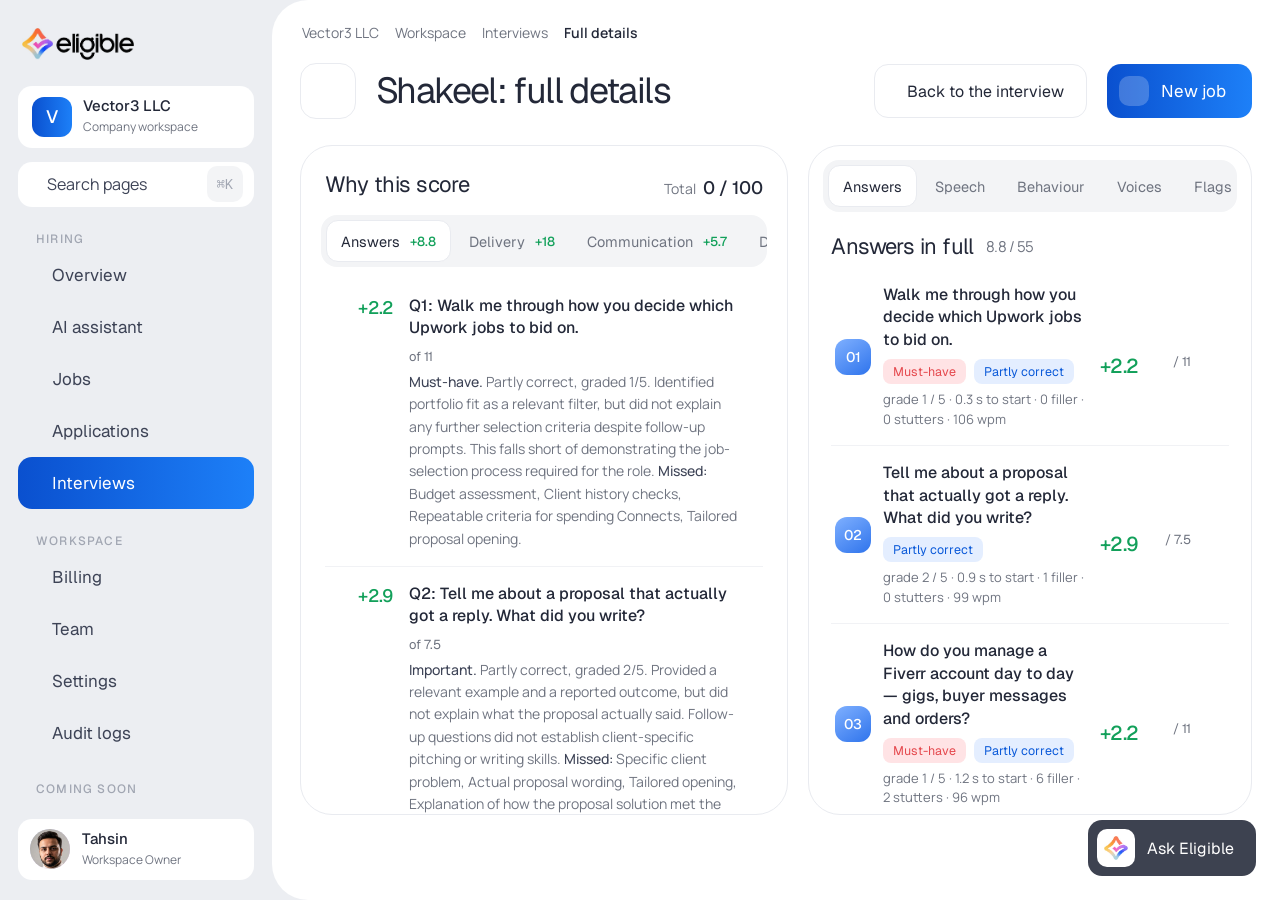
<file: public/details.html>
<!DOCTYPE html>
<html lang="en">
<head>
<meta charset="utf-8">
<meta name="viewport" content="width=device-width, initial-scale=1">
<title>Shakeel: full details | Eligible</title>
<meta name="theme-color" content="#fff8f2">
<link rel="icon" type="image/png" href="eligible-icon.png">
<link rel="preconnect" href="https://fonts.googleapis.com">
<link rel="preconnect" href="https://fonts.gstatic.com" crossorigin>
<link href="https://fonts.googleapis.com/css2?family=Geist:wght@400;500;600&family=Geist+Mono:wght@400;500&family=Manrope:wght@400;500;600;700&display=swap" rel="stylesheet">
<link rel="stylesheet" href="https://cdn.hugeicons.com/font/hgi-stroke-rounded.css">
<link rel="stylesheet" href="app.css">
<style>
/* full details page */
.dpage{max-width:1080px;margin:0 auto}
.dhead{display:flex;align-items:center;gap:16px;flex-wrap:wrap;margin-bottom:6px}
.dhead h1{font:400 36px/1.1 var(--head);letter-spacing:-.04em}
.dsub{display:flex;align-items:center;gap:10px;margin-top:6px;color:var(--mute);font-size:15px;flex-wrap:wrap}
.btnb2{display:inline-flex;align-items:center;gap:10px;height:46px;padding:0 18px;border-radius:14px;background:#fff;border:1px solid var(--line);font:400 15px var(--head);white-space:nowrap}
.btnb2:hover{background:var(--pill)}
.dtabs{position:sticky;top:0;z-index:15;display:flex;gap:8px;overflow:auto;padding:14px 0 12px;margin:18px 0 0;background:rgba(255,255,255,.94);backdrop-filter:blur(8px)}
.dtab{flex:none;height:40px;padding:0 16px;border-radius:12px;background:var(--pill);font:400 14.5px var(--head);color:var(--ink2);display:inline-flex;align-items:center}
.dtab:hover{background:#e9ebef}
.dtab.on{background:#1b6ee8;color:#fff}
.dcard{background:#fff;border:1px solid var(--line);border-radius:32px;padding:24px;margin-top:18px;scroll-margin-top:76px}
.dh{display:flex;align-items:center;gap:12px;flex-wrap:wrap;margin-bottom:6px}
.dh h2{font:400 22px var(--head);letter-spacing:-.025em;display:flex;align-items:center;gap:12px}
.dh h2 .ico{font-size:22px;color:var(--mute)}
.dh .sp{flex:1}
.dnote{font-size:13.5px;color:var(--mute)}
.dnote b{color:var(--ink);font-weight:500}
.gh{display:flex;justify-content:space-between;align-items:center;margin-top:18px;padding:11px 16px;border-radius:12px;background:var(--pill);font:500 12.5px var(--head);letter-spacing:.1em;text-transform:uppercase;color:var(--ink2)}
.gh b{font:500 15px var(--head);letter-spacing:0;text-transform:none}
.gh b.neg{color:var(--red)}.gh b.pos{color:var(--green)}
.rrow{display:grid;grid-template-columns:64px minmax(0,1fr) auto;gap:6px 16px;padding:16px 4px;border-bottom:1px solid #f1f2f5;align-items:start}
.rrow:last-child{border-bottom:0}
.rp-pts{font:500 18px var(--head);letter-spacing:-.02em;color:var(--green);text-align:right;padding-top:1px}
.rp-pts.neg{color:var(--red)}.rp-pts.z{color:var(--faint)}
.rt h4{font:500 16px/1.4 var(--head);display:flex;gap:8px;align-items:baseline;flex-wrap:wrap}
.rt h4 small{font:400 13px var(--head);color:var(--mute)}
.rt p{margin-top:6px;font-size:14px;line-height:1.6;color:var(--mute);max-width:860px}
.rt p b{font-weight:500;color:var(--ink2)}
.rw{align-self:center}
.rw a{display:inline-flex;align-items:center;gap:6px;height:36px;padding:0 14px;border-radius:10px;background:var(--pill);font:400 13.5px var(--head)}
.rw a:hover{background:#e6e9ef}
.afull details{border-bottom:1px solid #f1f2f5}
.afull details:last-child{border-bottom:0}
.afull summary{list-style:none;display:grid;grid-template-columns:40px minmax(0,1fr) auto 24px;gap:14px;align-items:center;padding:16px 4px;cursor:pointer}
.afull summary::-webkit-details-marker{display:none}
.afull summary:hover{background:#fafbfc}
.afull .qn{width:40px;height:40px;border-radius:12px;background:linear-gradient(145deg,#7fb0ff,#2f74ec);color:#fff;display:grid;place-items:center;font:500 14px var(--head)}
.afull .qt{font:500 16px/1.4 var(--head)}
.afull .meta{display:flex;gap:6px 8px;flex-wrap:wrap;align-items:center;margin-top:8px;color:var(--mute);font-size:13px}
.afull .sc{font:500 20px var(--head);letter-spacing:-.03em;white-space:nowrap;text-align:right}
.afull .sc small{font:400 13px var(--head);color:var(--mute);letter-spacing:0}
.afull .sc.z{color:var(--faint)}.afull .sc.p{color:var(--green)}
.afull .chev{color:var(--faint);transition:transform .2s}
.afull details[open] .chev{transform:rotate(180deg)}
.afull .body{padding:0 4px 18px 54px;font-size:14px;line-height:1.65;color:var(--mute)}
.tgrid{display:grid;grid-template-columns:repeat(4,minmax(0,1fr));gap:12px;margin-top:16px}
.tgrid.g3{grid-template-columns:repeat(3,minmax(0,1fr))}
.tile{background:var(--pill);border-radius:18px;padding:14px 16px;min-width:0}
.tile.warn{background:#fff1de}
.tile small{display:flex;align-items:center;gap:7px;color:var(--mute);font-size:13px}
.tile small .ico{font-size:16px}
.tile b{display:block;font:500 28px/1.2 var(--head);letter-spacing:-.03em;margin-top:6px}
.tile b span{font:400 15px var(--head);color:var(--mute);letter-spacing:0}
.tile em{display:block;font-style:normal;font-size:12.5px;color:var(--mute);margin-top:2px}
.sub-h{margin:24px 0 4px;font:500 15px var(--head)}
.sub-h small{font:400 13px var(--head);color:var(--mute);margin-left:6px}
.srow2{display:flex;justify-content:space-between;align-items:baseline;gap:16px;padding:13px 4px;border-bottom:1px solid #f1f2f5}
.srow2:last-child{border-bottom:0}
.srow2 b{font:400 15.5px var(--head)}.srow2 small{color:var(--mute);font-size:13px;margin-left:8px}
.srow2 span{font:400 14px var(--mono);color:var(--ink2);white-space:nowrap}
.srow2 span i{font-style:normal;color:var(--mute)}
.para{margin-top:14px;font-size:14.5px;line-height:1.7;color:var(--ink2);max-width:880px}
.fine{margin-top:14px;font-size:13px;line-height:1.6;color:var(--mute);max-width:880px}
.chips{display:flex;gap:8px;flex-wrap:wrap;margin-top:8px}
.chip2{display:inline-flex;align-items:center;gap:6px;height:30px;padding:0 12px;border-radius:10px;background:#fff1de;color:var(--amber);font:400 13px var(--head)}
.cl{display:flex;align-items:flex-end;gap:14px;flex-wrap:wrap}
.cl .big{font:400 44px/1 var(--head);letter-spacing:-.05em}
.cl .big small{font:400 16px var(--head);color:var(--mute);letter-spacing:0;margin-left:4px}
.lvl{display:inline-flex;align-items:center;height:28px;padding:0 12px;border-radius:8px;background:var(--red-bg);color:var(--red);font:400 13.5px var(--head)}
.cbar{height:10px;border-radius:99px;background:#eceef3;overflow:hidden;margin:14px 0 6px}
.cbar i{display:block;height:100%;border-radius:99px;background:#c23250}
.tl{margin-top:22px}
.tl .cap{font-size:13px;color:var(--mute);margin-bottom:10px}
.lane{display:grid;grid-template-columns:130px 1fr;gap:12px;align-items:center;margin-bottom:8px;font-size:13px;color:var(--mute)}
.lane .trk{position:relative;height:16px;border-radius:6px;background:#f3f4f6}
.lane .trk a{position:absolute;top:2px;bottom:2px;border-radius:4px;min-width:5px;background:var(--c)}
.lane .trk a:hover{filter:brightness(.88);outline:2px solid rgba(0,0,0,.12)}
.vl2{display:grid;grid-template-columns:96px minmax(0,1fr);gap:16px;padding:11px 4px;border-bottom:1px solid #f1f2f5;align-items:baseline}
.vl2:last-child{border-bottom:0}
.vl2 time{font:400 12.5px var(--mono);color:var(--mute)}
.vl2 q{font:italic 400 14.5px/1.5 var(--head);quotes:none;color:var(--ink2)}
.fl2{display:grid;grid-template-columns:96px minmax(0,1fr) auto;gap:16px;align-items:center;padding:14px 4px;border-bottom:1px solid #f1f2f5}
.fl2 .fth{width:96px;height:60px;border-radius:12px;background-size:cover;background-position:center;background-color:#e3e6ec}
.fl2 h4{display:flex;align-items:center;gap:10px;font:500 16px var(--head);flex-wrap:wrap}
.hi{display:inline-flex;height:24px;align-items:center;padding:0 10px;border-radius:8px;background:var(--red-bg);color:var(--red);font:400 12.5px var(--head)}
.fl2 p{margin-top:4px;font-size:13.5px;color:var(--mute)}
.fl2 p .quote{display:flex;gap:6px;align-items:center;margin-top:6px;color:var(--ink2)}
.fl2 .go{display:inline-flex;align-items:center;gap:6px;height:36px;padding:0 14px;border-radius:10px;background:var(--pill);font:400 13.5px var(--head)}
.fl2 .go:hover{background:#e6e9ef}
.foot2{padding:14px 4px 0;font-size:13px;color:var(--mute)}
.scored{margin:14px 4px 0;font-size:13px;color:var(--mute)}
@media(max-width:900px){.tgrid,.tgrid.g3{grid-template-columns:repeat(2,minmax(0,1fr))}.rrow{grid-template-columns:52px minmax(0,1fr)}.rw{grid-column:2}.lane{grid-template-columns:90px 1fr}.vl2{grid-template-columns:1fr;gap:2px}.fl2{grid-template-columns:72px 1fr}.fl2 .go{grid-column:2;justify-self:start}.fl2 .fth{width:72px;height:50px}.afull .body{padding-left:4px}.dhead h1{font-size:28px}}

/* two-panel layout, no page scroll on wide screens */
.dwork{display:grid;grid-template-columns:minmax(0,1.1fr) minmax(0,1fr);gap:20px;height:calc(100vh - 230px);min-height:520px;align-items:stretch}
.dpanel{background:#fff;border:1px solid var(--line);border-radius:32px;display:flex;flex-direction:column;min-height:0;min-width:0;overflow:hidden}
.dph{display:flex;align-items:flex-start;gap:12px;padding:22px 24px 12px;flex:none}
.dph h2{font:400 22px var(--head);letter-spacing:-.025em}
.dph .dnote{margin-top:4px}
.dtot{font-size:14px;color:var(--mute);padding-top:8px;white-space:nowrap}.dtot b{font:500 18px var(--head);color:var(--ink);margin-left:4px}
.dscroll{flex:1;min-height:0;overflow:auto;padding:0 24px 20px}
.dscroll .gh{position:sticky;top:0;z-index:2}
.dsegs{display:flex;gap:4px;background:#f3f4f6;border-radius:16px;padding:5px;margin:14px 14px 0;overflow:auto;flex:none;scrollbar-width:none}
.dsegs::-webkit-scrollbar{display:none}
.dsegs button{flex:none;height:42px;padding:0 14px;border-radius:12px;font:400 14.5px var(--head);color:var(--mute);display:inline-flex;align-items:center;gap:8px;white-space:nowrap}
.dsegs button:hover{color:var(--ink)}
.dsegs button[aria-selected=true]{background:#fff;color:var(--ink);border:1px solid var(--line)}
.dsegs .n{font:500 11.5px var(--head);background:var(--red-bg);color:var(--red);border-radius:99px;padding:0 8px;line-height:20px}
.dview{flex:1;min-height:0;overflow:hidden;position:relative;margin-top:6px}
.dtrack{display:flex;width:600%;height:100%;transition:transform .35s cubic-bezier(.4,0,.2,1)}
.dslide{width:calc(100% / 6);height:100%;overflow:auto;padding:14px 22px 22px}
.dslide .dh{margin-bottom:8px}
.dslide .tgrid,.dslide .tgrid.g3{grid-template-columns:repeat(2,minmax(0,1fr))}
.dslide .lane{grid-template-columns:104px 1fr}
.dslide .fl2{grid-template-columns:76px minmax(0,1fr) auto}.dslide .fl2 .fth{width:76px;height:52px}
.dslide .vl2{grid-template-columns:1fr;gap:2px}
.dslide .afull summary{grid-template-columns:36px minmax(0,1fr) auto 22px;gap:12px}
.dslide .afull .qn{width:36px;height:36px}
.dslide .afull .body{padding-left:48px}
.dslide .cl .big{font-size:36px}
@media(max-width:1180px){.dwork{grid-template-columns:1fr;height:auto}.dpanel{height:680px}}
@media(max-width:900px){.dpanel{height:620px}.dslide .fl2{grid-template-columns:64px 1fr}.dslide .fl2 .go{grid-column:2;justify-self:start}.rrow{grid-template-columns:52px minmax(0,1fr)}.rw{grid-column:2}}

.heat{margin-top:22px}
.hleg{display:flex;align-items:center;gap:6px;flex-wrap:wrap;font-size:12.5px;color:var(--mute);margin-bottom:12px}
.hleg i.hc{display:inline-block;width:14px;height:14px;border-radius:4px}
.hleg em{flex-basis:100%;font-style:normal;margin-top:6px;line-height:1.5}
.hc{display:block;height:22px;border-radius:5px;background:#eef0f4}
.hc.l1{background:#cfe0ff}.hc.l2{background:#7fb0f7}.hc.l3{background:#1b6ee8}
.hleg .hc{height:14px}
.hgroup{margin:16px 0 8px;font:500 12px var(--head);letter-spacing:.08em;text-transform:uppercase;color:var(--mute)}
.hrow{display:grid;grid-template-columns:118px 1fr;gap:10px;align-items:center;margin-bottom:5px}
.hl{display:flex;align-items:center;justify-content:space-between;gap:6px;font-size:13px;color:var(--ink2);line-height:1.2;padding-right:4px}
.hl b{font:500 11.5px var(--head);background:var(--pill);color:var(--mute);border-radius:99px;padding:1px 7px}
.hcells{display:grid;grid-template-columns:repeat(30,1fr);gap:3px}
a.hc{cursor:pointer;transition:transform .12s,box-shadow .12s}
a.hc:hover,a.hc:focus-visible{transform:scale(1.18);box-shadow:0 0 0 2px #fff,0 0 0 4px #1b6ee8;position:relative;z-index:1}
.haxis{display:grid;grid-template-columns:118px 1fr;gap:10px;margin-bottom:2px}
.hax{position:relative;height:16px;font:400 11px var(--mono);color:var(--faint)}
.hax span{position:absolute;transform:translateX(-50%)}
.hax span:first-child{transform:none}.hax span:last-child{transform:translateX(-100%)}
.hcap{margin-top:14px;padding:10px 14px;border-radius:12px;background:var(--pill);font-size:13.5px;color:var(--ink2);min-height:40px}

.wslide{width:25%;height:100%;overflow:auto;padding:6px 24px 20px}
#wsegs button .wt{font:500 13px var(--head);margin-left:2px}
#wsegs button .wt.pos{color:var(--green)}#wsegs button .wt.neg{color:var(--red)}
#wsegs{margin:4px 20px 0}
.tile.hn{display:flex;flex-direction:column}
.tile.hn small{min-height:2.6em;align-items:flex-start}
.tile.hn b{margin-top:2px}
.tile.hn em{margin-top:auto;padding-top:6px}
.dph{align-items:center}
.hblock{margin-top:4px}
.hblock.red{margin-top:16px;padding-top:16px;border-top:1px solid #f1f2f5}
.hblock.red .hc.l1{background:#fcdadd}.hblock.red .hc.l2{background:#f08a94}.hblock.red .hc.l3{background:#d6304a}
.hblock.red a.hc:hover,.hblock.red a.hc:focus-visible{box-shadow:0 0 0 2px #fff,0 0 0 4px #d6304a}
.hblock.red .hl b{background:#fde8ea;color:#c42a44}
.hleg{margin-bottom:6px}
.tile{display:block}
.tile small{min-height:0!important}
.tile b{margin-top:8px!important;font-size:26px}
.tile b span{font-size:14px}
.sigs{display:grid;grid-template-columns:repeat(2,minmax(0,1fr));gap:10px;margin-top:16px}
.sig{background:var(--pill);border-radius:18px;padding:14px 16px;min-width:0}
.sig.hot{background:#fdecee}
.sig .t{display:flex;justify-content:space-between;align-items:baseline;gap:8px}
.sig .t b{font:500 14.5px/1.3 var(--head)}
.sig .t span{font:400 13px var(--mono);color:var(--ink2);white-space:nowrap}
.sig .sb2{height:6px;border-radius:99px;background:rgba(15,20,35,.08);margin:10px 0 9px;overflow:hidden}
.sig .sb2 i{display:block;height:100%;border-radius:99px;background:#1b6ee8}
.sig.hot .sb2 i{background:#d6304a}
.sig p{font-size:13px;line-height:1.45;color:var(--mute)}
.sig.nil .t b,.sig.nil p{color:var(--faint)}
.tgrid.g3x{grid-template-columns:repeat(3,minmax(0,1fr))!important}
.tgrid.g3x .tile b{font-size:22px}
.tgrid.g3x .tile small{font-size:12.5px}
@media(max-width:560px){.sigs{grid-template-columns:1fr}.tgrid.g3x{grid-template-columns:1fr!important}}
/* calmer behaviour tab */
.sigs{gap:14px!important;margin-top:22px!important}
.sig{padding:20px 22px!important;border-radius:20px!important}
.sig small{display:block;font:400 14px var(--head);color:var(--ink2)}
.sig .sc2{font:400 32px/1.1 var(--head);letter-spacing:-.04em;margin:10px 0 8px;color:var(--ink)}
.sig .sc2 span{font:400 15px var(--head);color:var(--mute);letter-spacing:0;margin-left:6px}
.sig.hot .sc2{color:#c42a44}
.sig p{font-size:13.5px!important;line-height:1.5!important}
.quiet{display:flex;align-items:center;gap:10px;margin-top:14px;padding:14px 18px;border-radius:16px;background:#f6f7f9;color:var(--mute);font-size:14px}
.quiet .ico{color:#12a05a;flex:none}
.camrow{display:grid;grid-template-columns:repeat(3,1fr);margin-top:6px;background:var(--pill);border-radius:20px;padding:6px 0}
.camrow>div{padding:14px 22px}
.camrow>div+div{border-left:1px solid rgba(15,20,35,.08)}
.camrow small{display:block;font-size:13px;color:var(--mute)}
.camrow b{display:block;font:400 26px/1.2 var(--head);letter-spacing:-.03em;margin-top:6px}
.camrow b span{font:400 14px var(--head);color:var(--mute);letter-spacing:0}
#cam-h{margin-top:0}
.dslide .dh+#camBody{margin-top:4px}
.heat{margin-top:30px!important}
.hrow{margin-bottom:8px!important}
.hblock.red{margin-top:22px!important;padding-top:22px!important}
@media(max-width:560px){.sigs{grid-template-columns:1fr!important}.camrow{grid-template-columns:1fr}.camrow>div+div{border-left:0;border-top:1px solid rgba(15,20,35,.08)}}
.camrow .r b{color:#c42a44}
.tile.warn{background:#fdecee}
</style>
</head>
<body>
<div class="app">
<aside class="side" id="side">
 <div class="brand"><a class="wm" href="overview.html" aria-label="Eligible home"><img src="eligible-logo.png" alt="Eligible" class="logo"></a>
  <a class="wmini" href="overview.html" aria-label="Eligible home"><img src="eligible-icon.png" alt=""></a>
  <button class="ib" aria-label="Collapse sidebar"><i class="hgi hgi-stroke hgi-sidebar-left ico"></i></button></div>
 <button class="ws" aria-label="Switch workspace"><span class="av">V</span><span><b>Vector3 LLC</b><small>Company workspace</small></span><i class="hgi hgi-stroke hgi-unfold-more ico"></i></button>
 <button class="sbox" id="cmdk"><i class="hgi hgi-stroke hgi-search-01 ico"></i>Search pages<kbd>⌘K</kbd></button>
 <div><div class="grp">Hiring</div><nav>
  <a href="overview.html"><i class="hgi hgi-stroke hgi-home-01 ico"></i>Overview</a>
  <a href="assistant.html"><i class="hgi hgi-stroke hgi-sparkles ico"></i>AI assistant</a>
  <a href="jobs.html"><i class="hgi hgi-stroke hgi-briefcase-01 ico"></i>Jobs</a>
  <a href="applications.html"><i class="hgi hgi-stroke hgi-user-multiple ico"></i>Applications</a>
  <a href="interviews.html" aria-current="page"><i class="hgi hgi-stroke hgi-video-01 ico"></i>Interviews</a></nav></div>
 <div><div class="grp">Workspace</div><nav>
  <a href="#"><i class="hgi hgi-stroke hgi-credit-card ico"></i>Billing</a>
  <a href="#"><i class="hgi hgi-stroke hgi-user-group ico"></i>Team</a>
  <a href="settings.html"><i class="hgi hgi-stroke hgi-setting-07 ico"></i>Settings</a>
  <a href="#"><i class="hgi hgi-stroke hgi-audit-01 ico"></i>Audit logs</a></nav></div>
 <button class="soon" id="soon">COMING SOON <i class="hgi hgi-stroke hgi-arrow-right-01 ico" style="font-size:15px;"></i></button>
 <div class="me"><span class="av"><img src="tahsin3.jpg" alt="Tahsin"></span><span><b>Tahsin</b><small>Workspace Owner</small></span><button class="ib" aria-label="Sign out"><i class="hgi hgi-stroke hgi-logout-01 ico"></i></button></div>
</aside>


<main class="main">
 <div class="crumbs" aria-label="Breadcrumb"><span>Vector3 LLC</span><i class="hgi hgi-stroke hgi-arrow-right-01 ico" style="font-size:14px"></i><span>Workspace</span><i class="hgi hgi-stroke hgi-arrow-right-01 ico" style="font-size:14px"></i><span>Interviews</span><i class="hgi hgi-stroke hgi-arrow-right-01 ico" style="font-size:14px"></i><b>Full details</b></div>
 <div class="hd">
  <button class="back mob" id="menu" aria-label="Menu"><i class="hgi hgi-stroke hgi-menu-01 ico"></i></button>
  <div class="t">
   <a class="back" href="interview.html" aria-label="Back to the interview"><i class="hgi hgi-stroke hgi-arrow-left-02 ico"></i></a>
   <div><h1>Shakeel: full details</h1></div>
  </div>
  <div class="sp"></div>
  <a class="gbtn" href="interview.html"><i class="hgi hgi-stroke hgi-video-01 ico" style="font-size:18px"></i><span class="lbl">Back to the interview</span></a>
  <button class="pbtn"><span class="pl"><i class="hgi hgi-stroke hgi-plus-sign ico" style="font-size:18px"></i></span>New job</button>
 </div>

 <div class="dwork">
  <section class="dpanel" aria-labelledby="why-h">
   <div class="dph"><div><h2 id="why-h">Why this score</h2></div><span class="sp"></span><span class="dtot">Total <b>0 / 100</b></span></div>
   <div class="dsegs" id="wsegs" role="tablist" aria-label="Score parts"></div>
   <div class="dview"><div class="dtrack" id="wtrack" style="width:400%"></div></div>
  </section>

  <aside class="dpanel" aria-label="More details">
   <div class="dsegs" role="tablist" id="dsegs">
    <button role="tab" aria-selected="true" data-i="0">Answers</button>
    <button role="tab" aria-selected="false" data-i="1">Speech</button>
    <button role="tab" aria-selected="false" data-i="2">Behaviour</button>
    <button role="tab" aria-selected="false" data-i="3">Voices</button>
    <button role="tab" aria-selected="false" data-i="4">Flags <span class="n">7</span></button>
    <button role="tab" aria-selected="false" data-i="5">Session</button>
   </div>
   <div class="dview"><div class="dtrack" id="dtrack">
    <section class="dslide" role="tabpanel" aria-label="Answers in full"><div class="dh"><h2>Answers in full <span style="font:400 15px var(--body);color:var(--mute)">8.8 / 55</span></h2></div><div class="afull" id="afull"></div></section>
    <section class="dslide" role="tabpanel" aria-label="Speech and behaviour"><div class="dh"><h2>Speech and behaviour</h2></div><div id="speechBody"></div></section>
    <section class="dslide" role="tabpanel" aria-label="Behaviour"><div id="cheatBody"></div><div class="dh" style="margin-top:44px"><h2 id="cam-h">On camera</h2></div><div id="camBody"></div></section>
    <section class="dslide" role="tabpanel" aria-label="Voices"><div class="dh"><h2><i class="hgi hgi-stroke hgi-mic-01 ico"></i>Voices</h2></div><div id="voiceBody"></div><p class="scored">Scored 27/11/2026, 02:51:12</p></section>
    <section class="dslide" role="tabpanel" aria-label="Integrity flags"><div class="dh"><h2><i class="hgi hgi-stroke hgi-flag-01 ico"></i>Integrity flags</h2><span class="sp"></span><span class="dnote">Signals for review, not verdicts</span></div><div id="flagBody"></div></section>
    <section class="dslide" role="tabpanel" aria-label="Session"><div class="dh"><h2>Session</h2></div><div class="tgrid" id="sessBody"></div></section>
   </div></div>
  </aside>
 </div>
</main>
</div>

<button class="fab" id="fab" aria-label="Ask Eligible"><span class="fi"><img src="eligible-icon.png" alt=""></span>Ask Eligible</button>
<div class="toast" id="toast" role="status"></div>
<script>
const $=s=>document.querySelector(s);
const E=s=>s.replace(/&/g,"&amp;").replace(/</g,"&lt;");
const ico=(n,sz)=>`<i class="hgi hgi-stroke hgi-${n} ico"${sz?` style="font-size:${sz}px"`:""}></i>`;
const pts=(v,cls)=>`<div class="rp-pts ${v<0?'neg':(v===0?'z':'')}">${v===0?'0':(v>0?'+':'−')+Math.abs(v).toFixed(Number.isInteger(Math.abs(v))?0:1)}</div>`;

/* ---- Why this score ---- */
const ANS=[
 {n:1,t:"Walk me through how you decide which Upwork jobs to bid on.",of:11,p:2.2,tags:[["must","Must-have"],["part","Partly correct"]],g:"grade 1 / 5 · 0.3 s to start · 0 filler · 0 stutters · 106 wpm",r:"<b>Must-have.</b> Partly correct, graded 1/5. Identified portfolio fit as a relevant filter, but did not explain any further selection criteria despite follow-up prompts. This falls short of demonstrating the job-selection process required for the role. <b>Missed:</b> Budget assessment, Client history checks, Repeatable criteria for spending Connects, Tailored proposal opening."},
 {n:2,t:"Tell me about a proposal that actually got a reply. What did you write?",of:7.5,p:2.9,tags:[["part","Partly correct"]],g:"grade 2 / 5 · 0.9 s to start · 1 filler · 0 stutters · 99 wpm",r:"<b>Important.</b> Partly correct, graded 2/5. Provided a relevant example and a reported outcome, but did not explain what the proposal actually said. Follow-up questions did not establish client-specific pitching or writing skills. <b>Missed:</b> Specific client problem, Actual proposal wording, Tailored opening, Explanation of how the proposal solution met the client's needs."},
 {n:3,t:"How do you manage a Fiverr account day to day — gigs, buyer messages and orders?",of:11,p:2.2,tags:[["must","Must-have"],["part","Partly correct"]],g:"grade 1 / 5 · 1.2 s to start · 6 filler · 2 stutters · 96 wpm",r:"<b>Must-have.</b> Partly correct, graded 1/5. Described a limited buyer response activity, but also explicitly said they do not manage the account. The answer did not demonstrate day-to-day ownership of Fiverr gigs, messages and orders. <b>Missed:</b> Gig titles and descriptions, Response-time management, Clarifying buyer needs, Collecting order requirements, Managing orders and revisions."},
 {n:4,t:"A Fiverr buyer asks for extra work that isn't part of the gig. How do you handle it?",of:7.5,p:1.5,tags:[["part","Partly correct"]],g:"grade 1 / 5 · 1.2 s to start · 2 filler · 0 stutters",r:"<b>Important.</b> Partly correct, graded 1/5. The incomplete answer suggests recognition of a scope boundary, consistent with the interviewer's follow-up. It did not explain how to preserve the relationship or secure payment for the extra work. <b>Missed:</b> Polite explanation of the agreed scope, Paid add-on or new order, Agreement on additional pricing before work, Avoiding a commitment to unpaid work."},
 {n:5,t:"A client goes quiet after you send a proposal. What do you do next?",of:7.5,p:0,tags:[["na","Not answered"]],g:"grade 0 / 5",r:"<b>Important.</b> The question was asked, but no candidate response is recorded."},
 {n:6,t:"How would you pitch the same service differently to an Upwork client and a Fiverr buyer?",of:7.5,p:0,tags:[["na","Not answered"]],g:"",r:"<b>Important.</b> This question was not asked, so platform-specific adaptation was not assessed."},
 {n:7,t:"Tell me about a bid or deal you lost. What did you change afterwards?",of:3.5,p:0,tags:[["nice","Nice-to-have"],["na","Not answered"]],g:"",r:"<b>Nice-to-have.</b> This question was not asked, so learning from setbacks was not assessed."}
];
const DELIV=[
 {t:"Time before answering",of:6.7,p:6.7,r:"0.8 s average before answering."},
 {t:"Filler words",of:6.7,p:6.2,r:"2.8 per 100 words."},
 {t:"Long pauses",of:3.3,p:3.3,r:"0 pauses over 3 s per minute of speech."},
 {t:"Speaking pace",of:3.3,p:1.8,r:"96 words per minute."},
 {t:"Repeated or broken-off words",of:0,p:0,r:"0.5 per 100 words. Shown for context only; stutters never cost points."}
];
const COMM=[
 {t:"Clarity",of:6.3,p:1.9,r:"Graded 3/10."},{t:"Structure",of:6.3,p:1.3,r:"Graded 2/10."},
 {t:"Relevance",of:6.3,p:1.9,r:"Graded 3/10."},{t:"Depth",of:6.3,p:.6,r:"Graded 1/10."}
];
const DEDUCT=[
 {t:"Another voice on the candidate's microphone",p:-15,r:"3 voices besides the candidate's spoke on their microphone.",at:75},
 {t:"Speech while the candidate's lips were still",p:-6,r:"Speech was heard while their lips were still 19 times.",at:138},
 {t:"Another person in view",p:-15,r:"Another person appeared 13 times (282 s in all).",at:44},
 {t:"Phone in view",p:-5,r:"A phone was in view 1 time (1 s).",at:158},
 {t:"Looked away from the screen",p:-6,r:"Looked away 11 times (6 left, 5 right); the first 5 are free.",at:36}
];
const grp=(name,total,cls)=>`<div class="gh"><span>${name}</span><b class="${cls}">${total}</b></div>`;
const row=(o,watch)=>`<div class="rrow">${pts(o.p)}<div class="rt"><h4>${o.n?`Q${o.n}: `:""}${E(o.t)}${o.of!=null?`<small>of ${o.of}</small>`:""}</h4><p>${o.r}</p></div>${watch?`<div class="rw"><a href="interview.html?t=${o.at}">${ico("play",13)}Watch</a></div>`:`<span></span>`}</div>`;
function slider(segsSel,trackSel,n){
 let c=0;const bs=[...document.querySelectorAll(segsSel+" button")],pn=[...document.querySelectorAll(trackSel+" > section")],tr=$(trackSel),vw=tr.parentElement;
 const go=i=>{c=Math.max(0,Math.min(n-1,i));tr.style.transform=`translateX(${-c*100/n}%)`;bs.forEach((b,k)=>b.setAttribute("aria-selected",k===c));pn.forEach((p,k)=>{p.inert=k!==c;p.setAttribute("aria-hidden",k!==c)});bs[c].scrollIntoView({inline:"nearest",block:"nearest",behavior:"smooth"})};
 bs.forEach(b=>b.onclick=()=>go(+b.dataset.i));
 $(segsSel).onkeydown=e=>{if(e.key==="ArrowRight")go(c+1);if(e.key==="ArrowLeft")go(c-1)};
 let sx=null;vw.addEventListener("touchstart",e=>sx=e.touches[0].clientX,{passive:true});
 vw.addEventListener("touchend",e=>{if(sx==null)return;const dx=e.changedTouches[0].clientX-sx;if(Math.abs(dx)>70)go(c+(dx<0?1:-1));sx=null});
 go(0);return go}
const WG=[["Answers","+8.8","pos",ANS,false],["Delivery","+18","pos",DELIV,false],["Communication","+5.7","pos",COMM,false],["Deductions","−47","neg",DEDUCT,true]];
$("#wsegs").innerHTML=WG.map((g,i)=>`<button role="tab" aria-selected="${i===0}" data-i="${i}">${g[0]}<b class="wt ${g[2]}">${g[1]}</b></button>`).join("");
$("#wtrack").innerHTML=WG.map(g=>`<section class="wslide" role="tabpanel" aria-label="${g[0]}">${g[3].map(a=>row(a,g[4])).join("")}</section>`).join("");
slider("#wsegs","#wtrack",4);

/* ---- Answers in full ---- */
$("#afull").innerHTML=ANS.map(a=>`<details><summary><span class="qn">${String(a.n).padStart(2,"0")}</span><div><div class="qt">${E(a.t)}</div><div class="meta">${a.tags.map(x=>`<span class="tag t-${x[0]}">${x[1]}</span>`).join("")}${a.g?`<span>${a.g}</span>`:""}</div></div><div class="sc ${a.p?'p':'z'}">${a.p?'+'+a.p.toFixed(1):'0'} <small>/ ${a.of}</small></div>${ico("arrow-down-01",20).replace('class="hgi','class="chev hgi')}</summary><div class="body">${a.r}</div></details>`).join("");

/* ---- Speech and behaviour ---- */
const tile=(l,v,n,w,icn)=>{const short=n&&n.length<=12;return `<div class="tile ${w?'warn':''}"${n&&!short?` title="${n}"`:""}><small>${icn?ico(icn):""}${l}</small><b>${v}${short?` <span>${n}</span>`:""}</b></div>`};
$("#speechBody").innerHTML=
 `<div class="tgrid">${tile("Filler words","11","2.8 per 100 words")+tile("Stutters","2","counted, never scored · 0.5 per 100 words")+tile("Long pauses","0","over 3 seconds")+tile("Time before answering","0.8 s","avg")+tile("Speaking pace","96","wpm")+tile("Talked over the interviewer","5","times")+tile("Hand raised","21","times","","")+tile("Questions","5 / 7","asked 7 follow-ups")}</div>`+
 `<div class="sub-h">How delivery was scored <small>(18 / 20)</small></div>`+
 [["Speaking pace","96 words per minute","1.8 / 3.3"],["Repeated or broken-off words","0.5 per 100 words (counted, not scored)","0 / 0"],["Long pauses","0 pauses over 3 s per minute of speech","3.3 / 3.3"],["Filler words","2.8 per 100 words","6.2 / 6.7"],["Time before answering","0.8 s average before answering","6.7 / 6.7"]].map(r=>`<div class="srow2"><div><b>${r[0]}</b><small>${r[1]}</small></div><span>${r[2]}</span></div>`).join("")+
 `<p class="fine">These measure how fluently someone spoke, not how they felt. Stutters are counted for context but never cost points, so people with a speech difference, or answering in a second language, are not penalised.</p>`+
 `<div class="sub-h">Communication <small>(5.7 / 25)</small></div>`+
 `<div class="tgrid">${tile("Clarity","3 <span>/ 10</span>","")+tile("Structure","2 <span>/ 10</span>","")+tile("Relevance","3 <span>/ 10</span>","")+tile("Depth","1 <span>/ 10</span>","")}</div>`+
 `<p class="para">Relevant points were identifiable, but answers rarely developed into complete explanations, examples or processes, even after targeted follow-ups. These ratings reflect answer content and organisation, not grammar, fluency or apparent transcription errors; written English was not directly demonstrated.</p>`+
 `<div class="sub-h">Integrity signals</div><div class="chips"><span class="chip2">${ico("alert-02",15)}Another person in view ×7</span></div>`;

/* ---- Cheating likelihood ---- */
const CL=[["Other voices","3 voices besides the candidate · lips still 19×",30,30],["Other people in view","3 people · 282 s in all",20,20],["Phone or notes","Phone in view · 1 s",2.6,20],["Looking away","11% of the time · 6 left, 5 right",7.1,15],["Left the interview tab","Nothing noticed",0,10],["Face not visible","Nothing noticed",0,5]];
$("#cheatBody").innerHTML=`<div class="dh" style="align-items:flex-start"><div><h2 id="ch-h">Cheating likelihood</h2><div class="dnote" style="margin-top:6px">From what the camera and microphone picked up. A signal to review, not a verdict (not part of the score).</div></div><span class="sp"></span><div class="cl"><span class="big">60<small>/ 100</small></span><span class="lvl">High</span></div></div><div class="cbar"><i style="width:60%"></i></div>`+`<div class="sigs">${CL.filter(r=>r[2]>0).map(r=>{const hot=r[2]/r[3]>=.5;return `<div class="sig ${hot?"hot":""}"><small>${r[0]}</small><div class="sc2">${r[2]}<span>/ ${r[3]}</span></div><p>${r[1]}</p></div>`}).join("")}</div><div class="quiet">${ico("checkmark-circle-02",18)}<span>Nothing noticed: ${CL.filter(r=>r[2]===0).map(r=>r[0].toLowerCase()).join(", ")}</span></div>`;


/* ---- heat map: when did each thing happen? ---- */
const NB=30;
const GROUPS=[
 {t:"Where they looked and what they did",rows:[["Looked left",0],["Looked right",1],["Hand raised",2]]},
 {t:"Integrity signals",rows:[["Other people",3],["Phone in view",4],["Voice, lips still",5]]}
];
const fm=sec=>Math.floor(sec/60)+":"+String(Math.floor(sec%60)).padStart(2,"0");
function heat(){
 const bl=LEN/NB;
 const lvl=c=>c<=0?0:c/bl<.25?1:c/bl<.6?2:3;
 const word=["none","a little","some","a lot"];
 const rowHtml=(name,i)=>{
  const L=LANES[i],cov=Array(NB).fill(0);
  L.m.forEach(([a,b])=>{let st=(a-X0)/XW*LEN,en=(b-X0)/XW*LEN;if(en-st<2)en=st+2;
   for(let k=0;k<NB;k++){const o=Math.min(en,(k+1)*bl)-Math.max(st,k*bl);if(o>0)cov[k]+=o}});
  const n=L.l.match(/\((\d+)\)/)[1];
  const cells=cov.map((c,k)=>{const v=lvl(c),r=`${fm(k*bl)}–${fm((k+1)*bl)}`,msg=`${r} · ${name}: ${v?word[v]+" ("+Math.round(c)+" s of "+Math.round(bl)+" s)":"none"}`;
   return v?`<a class="hc l${v}" href="interview.html?t=${Math.round(k*bl)}" title="${msg}" aria-label="${msg}. Watch"></a>`:`<span class="hc l0" title="${msg}"></span>`}).join("");
  return `<div class="hrow"><span class="hl">${name}<b>${n}</b></span><div class="hcells">${cells}</div></div>`;
 };
 const axis=[0,1,2,3,4,5,6].map(m=>`<span style="left:${(m*60/LEN*100).toFixed(2)}%">${m}:00</span>`).join("");
 $("#camBody").insertAdjacentHTML("beforeend",
  `<div class="heat"><div class="hleg"><span>Less</span><i class="hc l0"></i><i class="hc l1"></i><i class="hc l2"></i><i class="hc l3"></i><span>More</span></div>
   <div class="haxis"><span class="hpad"></span><div class="hax">${axis}</div></div>`+
  GROUPS.map((g,gi)=>`<div class="hblock ${gi?"red":""}">`+g.rows.map(r=>rowHtml(r[0],r[1])).join("")+`</div>`).join("")+
  `</div>`);
}

/* ---- On camera ---- */
const LANES=[
 {l:"Looked left (6)",c:"#1fa2e0",m:[[277,282],[551,556],[1013,1018],[1105,1110],[1180,1185],[1281,1286]]},
 {l:"Looked right (5)",c:"#6b63f5",m:[[679,684],[787,792],[808,832],[898,903],[988,993]]},
 {l:"Hand raised (21)",c:"#8b5cf6",m:[[160,180],[183,190],[228,263],[268,276],[294,300],[353,358],[368,382],[598,604],[620,628],[800,805],[810,833],[850,857],[863,868],[880,888],[892,902],[924,932],[935,994],[1043,1058],[1063,1098],[1285,1292]]},
 {l:"Other people (13)",c:"#b3243f",m:[[183,192],[205,213],[236,243],[268,276],[284,359],[380,388],[393,567],[603,632],[637,648],[652,985],[1002,1033],[1068,1141],[1246,1336]]},
 {l:"Phone (1)",c:"#b3243f",m:[[810,815]]},
 {l:"Voice, lips still (19)",c:"#e03060",m:[[194,200],[206,212],[300,307],[330,340],[478,488],[530,538],[567,575],[642,652],[810,818],[822,834],[845,855],[995,1008],[1012,1032],[1035,1048],[1052,1060],[1068,1074],[1100,1115],[1193,1198],[1200,1212]]}
];
const X0=160,XW=1185,LEN=363;
$("#camBody").innerHTML=
 `<div class="camrow"><div><small>Looked left</small><b>6 <span>times</span></b></div><div><small>Looked right</small><b>5 <span>times</span></b></div><div><small>Hand raised</small><b>21 <span>times</span></b></div></div>`;
heat();

/* ---- Voices ---- */
const VO=[["19:15:00","Hello."],["19:15:08","Hi bro."],["19:15:15","You the viewer."],["19:15:28","What's the name of the studio? That's it. That's the name of the studio."],["19:15:41","That's it. That's the name of studio. That's the name of the studio. That's name of that studio."],["19:15:49","That's the name of that."],["19:15:55","Studio? That's the name of that studio? That is the name of that studio. That is the name of that studio…"],["19:16:03","That's the name. That's name of that studio… That is the name. That is the"],["19:16:12","Name of that studio…"],["19:16:18","And he is Tamir. That's the"],["19:17:22","Managing… AIR"],["19:17:30","So it's"],["19:18:02","Detecting me."],["19:18:05","He's asking that."],["19:18:07","We noticed another person in view. If there is another person, you can explain it here."],["19:18:12","Do"],["19:18:20","You"],["19:18:23","You can say I want to end the interview."],["19:18:35","Do you"],["19:18:50","Response"],["19:19:30","For an example, I want to understand this one."],["19:19:38","Like,"],["19:19:49","I"],["19:20:02","I will basically go to him and tell him that this one is out of"],["19:20:37","Go"]];
$("#voiceBody").innerHTML=`<div class="camrow"><div class="r"><small>Other voices</small><b>4 <span>voices</span></b></div><div class="r"><small>Speech, lips still</small><b>19 <span>times</span></b></div><div><small>Speaking time</small><b>116 <span>s</span></b></div></div><div class="sub-h" style="margin-top:28px">What the other voices said</div>`+VO.map(v=>`<div class="vl2"><time>${v[0]}</time><q>“${E(v[1])}”</q></div>`).join("");

/* ---- Integrity flags ---- */
const FL=[["5:00","2s+",300,"20% 40%"],["4:37","3s+",277,"60% 30%"],["4:15","25s+",255,"30% 50%"],["3:03","28s+",183,"70% 40%"],["2:32","3s+",152,"40% 30%"],["1:19","6s+",79,"55% 60%"],["0:44","2s+",44,"35% 45%"]];
$("#flagBody").innerHTML=FL.map((f,i)=>`<div class="fl2"><div class="fth" style="background-image:url('candidate-video.jpg');background-position:${f[3]};background-size:220%"></div><div><h4><span class="hi">High</span>Another person in view</h4><p>at ${f[0]} · lasted ${f[1]}${i===6?`<span class="quote">${ico("bubble-chat",15)}Candidate: they are helping me to get the interview done.</span>`:""}</p></div><a class="go" href="interview.html?t=${f[2]}">${ico("play",13)}Watch</a></div>`).join("")+`<div class="foot2">Left fullscreen 0× · switched away 0×</div>`;

/* ---- Session ---- */
$("#sessBody").innerHTML=[["Started","26/11/2026, 19:14:46"],["Finished","26/11/2026, 19:20:53"],["Length","6 min"],["Recording","1 part"],["Transcript","27 lines"],["Interview language","English (India)"],["Snapshots","7"]].map(r=>`<div class="tile"><small>${r[0]}</small><b style="font-size:18px">${r[1]}</b></div>`).join("");

/* ---- tab slider ---- */
let cur=0;const tabs=[...document.querySelectorAll("#dsegs button")],slides=[...document.querySelectorAll(".dslide")];
function go(i){cur=Math.max(0,Math.min(tabs.length-1,i));
 $("#dtrack").style.transform=`translateX(${-cur*100/tabs.length}%)`;
 tabs.forEach((b,k)=>b.setAttribute("aria-selected",k===cur));
 slides.forEach((p,k)=>{p.inert=k!==cur;p.setAttribute("aria-hidden",k!==cur)});
 tabs[cur].scrollIntoView({inline:"nearest",block:"nearest",behavior:"smooth"})}
tabs.forEach(b=>b.onclick=()=>go(+b.dataset.i));
$("#dsegs").onkeydown=e=>{if(e.key==="ArrowRight")go(cur+1);if(e.key==="ArrowLeft")go(cur-1)};
let sx=null;const dv=$(".dview");
dv.addEventListener("touchstart",e=>sx=e.touches[0].clientX,{passive:true});
dv.addEventListener("touchend",e=>{if(sx==null)return;const d=e.changedTouches[0].clientX-sx;if(Math.abs(d)>70)go(cur+(d<0?1:-1));sx=null});
go(0);
function toast(m){const e=$("#toast");e.textContent=m;e.classList.add("show");clearTimeout(e._t);e._t=setTimeout(()=>e.classList.remove("show"),2200)}
$("#menu")&&($("#menu").onclick=()=>$("#side").classList.toggle("open"));
document.addEventListener("keydown",e=>{if(e.key==="Escape")$("#side").classList.remove("open")});
</script>
<script src="shell.js"></script>
<script src="chat.js"></script>
</body>
</html>
</file>
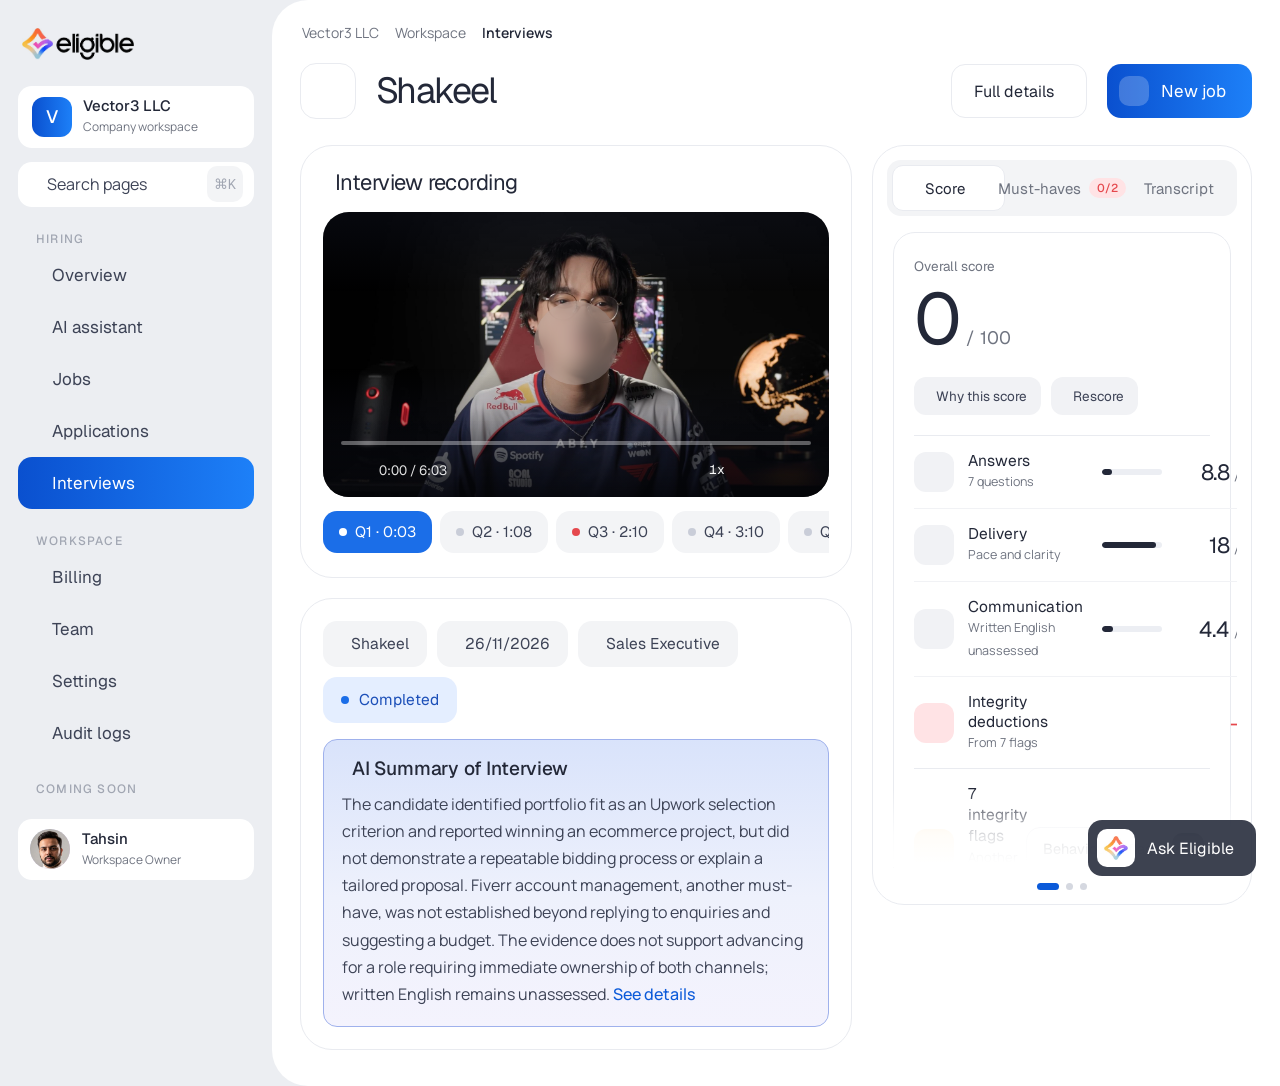
<file: public/interview.html>
<!DOCTYPE html>
<html lang="en">
<head>
<meta charset="utf-8">
<meta name="viewport" content="width=device-width, initial-scale=1">
<title>Eligible | Hiring Workspace</title>
<meta name="theme-color" content="#fff8f2">
<link rel="preconnect" href="https://fonts.googleapis.com">
<link rel="preconnect" href="https://fonts.gstatic.com" crossorigin>
<link href="https://fonts.googleapis.com/css2?family=Geist:wght@400;500;600&family=Geist+Mono:wght@400;500&family=Manrope:wght@400;500;600;700&display=swap" rel="stylesheet">
<link rel="icon" type="image/png" href="eligible-icon.png">
<link rel="apple-touch-icon" href="eligible-icon.png">
<link rel="stylesheet" href="https://cdn.hugeicons.com/font/hgi-stroke-rounded.css">
<link rel="stylesheet" href="app.css">
</head>
<body>
<svg width="0" height="0" style="position:absolute" aria-hidden="true"><defs>
 <symbol id="i-checkc" viewBox="0 0 24 24"><circle cx="12" cy="12" r="10"/><path d="m8 12 3 3 5-6"/></symbol>
 <symbol id="i-warn" viewBox="0 0 24 24"><path d="M10.3 3.9 1.8 18a2 2 0 0 0 1.7 3h17a2 2 0 0 0 1.7-3L13.7 3.9a2 2 0 0 0-3.4 0ZM12 9v4M12 17h.01"/></symbol>
 <symbol id="i-x" viewBox="0 0 24 24"><circle cx="12" cy="12" r="10"/><path d="m15 9-6 6M9 9l6 6"/></symbol>
 <symbol id="i-arrow" viewBox="0 0 24 24"><path d="M5 12h14M12 5l7 7-7 7"/></symbol>
 <symbol id="i-left" viewBox="0 0 24 24"><path d="M19 12H5M12 19l-7-7 7-7"/></symbol>
 <symbol id="i-play" viewBox="0 0 24 24"><path d="M7 4.5 19 12 7 19.5Z"/></symbol>
 <symbol id="i-pause" viewBox="0 0 24 24"><path d="M8 5v14M16 5v14" stroke-width="3"/></symbol>
 <symbol id="i-search" viewBox="0 0 24 24"><circle cx="11" cy="11" r="7"/><path d="m21 21-4.3-4.3"/></symbol>
 <symbol id="i-flag" viewBox="0 0 24 24"><path d="M4 22V4a1 1 0 0 1 1-1h13l-2 5 2 5H5"/></symbol>
 <symbol id="i-redo" viewBox="0 0 24 24"><path d="M21 12a9 9 0 0 0-15-6.7L3 8M3 3v5h5M3 12a9 9 0 0 0 15 6.7L21 16M21 21v-5h-5"/></symbol>
 <symbol id="i-wand" viewBox="0 0 24 24"><path d="m15 4 1 2 2 1-2 1-1 2-1-2-2-1 2-1ZM4 20 15 9M17 14l.7 1.3L19 16l-1.3.7L17 18l-.7-1.3L15 16l1.3-.7Z"/></symbol>
 <symbol id="i-vol" viewBox="0 0 24 24"><path d="M3 9v6h4l5 4V5L7 9Z"/><path class="wave" d="M16 8a5 5 0 0 1 0 8M18.5 5a9 9 0 0 1 0 14"/></symbol>
 <symbol id="i-fs" viewBox="0 0 24 24"><path d="M4 9V4h5M20 9V4h-5M4 15v5h5M20 15v5h-5"/></symbol>
 <symbol id="i-cam" viewBox="0 0 24 24"><rect x="2" y="6" width="14" height="12" rx="3"/><path d="m22 8-6 4 6 4Z"/></symbol>
 <symbol id="i-tree" viewBox="0 0 24 24"><rect x="3" y="3" width="6" height="5" rx="1.5"/><rect x="3" y="16" width="6" height="5" rx="1.5"/><rect x="14" y="9" width="7" height="5" rx="1.5"/><path d="M6 8v8M6 12h8"/></symbol>
</defs></svg>

<div class="app">
<aside class="side" id="side">
 <div class="brand"><a class="wm" href="overview.html" aria-label="Eligible home"><img src="eligible-logo.png" alt="Eligible" class="logo"></a>
  <a class="wmini" href="overview.html" aria-label="Eligible home"><img src="eligible-icon.png" alt=""></a>
  <button class="ib" aria-label="Collapse sidebar"><i class="hgi hgi-stroke hgi-sidebar-left ico"></i></button></div>
 <button class="ws" aria-label="Switch workspace"><span class="av">V</span><span><b>Vector3 LLC</b><small>Company workspace</small></span><i class="hgi hgi-stroke hgi-unfold-more ico"></i></button>
 <button class="sbox" id="cmdk"><i class="hgi hgi-stroke hgi-search-01 ico"></i>Search pages<kbd>⌘K</kbd></button>
 <div><div class="grp">Hiring</div><nav>
  <a href="overview.html"><i class="hgi hgi-stroke hgi-home-01 ico"></i>Overview</a>
  <a href="assistant.html"><i class="hgi hgi-stroke hgi-sparkles ico"></i>AI assistant</a>
  <a href="jobs.html"><i class="hgi hgi-stroke hgi-briefcase-01 ico"></i>Jobs</a>
  <a href="applications.html"><i class="hgi hgi-stroke hgi-user-multiple ico"></i>Applications</a>
  <a href="interviews.html" aria-current="page"><i class="hgi hgi-stroke hgi-video-01 ico"></i>Interviews</a></nav></div>
 <div><div class="grp">Workspace</div><nav>
  <a href="#"><i class="hgi hgi-stroke hgi-credit-card ico"></i>Billing</a>
  <a href="#"><i class="hgi hgi-stroke hgi-user-group ico"></i>Team</a>
  <a href="settings.html"><i class="hgi hgi-stroke hgi-setting-07 ico"></i>Settings</a>
  <a href="#"><i class="hgi hgi-stroke hgi-audit-01 ico"></i>Audit logs</a></nav></div>
 <button class="soon" id="soon">COMING SOON <i class="hgi hgi-stroke hgi-arrow-right-01 ico" style="font-size:15px;"></i></button>
 <div class="me"><span class="av"><img src="tahsin3.jpg" alt="Tahsin"></span><span><b>Tahsin</b><small>Workspace Owner</small></span><button class="ib" aria-label="Sign out"><i class="hgi hgi-stroke hgi-logout-01 ico"></i></button></div>
</aside>

<main class="main">
 <div class="crumbs" aria-label="Breadcrumb"><span>Vector3 LLC</span><i class="hgi hgi-stroke hgi-arrow-right-01 ico" style="font-size:14px"></i><span>Workspace</span><i class="hgi hgi-stroke hgi-arrow-right-01 ico" style="font-size:14px"></i><b>Interviews</b></div>
 <div class="hd">
  <button class="back mob" id="menu" aria-label="Menu"><i class="hgi hgi-stroke hgi-menu-01 ico"></i></button>
  <div class="t">
   <a class="back" href="#" aria-label="All interviews"><i class="hgi hgi-stroke hgi-arrow-left-02 ico"></i></a>
   <div>
    <h1>Shakeel</h1></div>
  </div>
  <div class="sp"></div>
  <a class="gbtn" href="details.html"><span class="lbl">Full details</span><i class="hgi hgi-stroke hgi-arrow-right-02 ico" style="font-size:18px"></i></a>
  <button class="pbtn"><span class="pl"><i class="hgi hgi-stroke hgi-plus-sign ico" style="font-size:18px;"></i></span>New job</button>
 </div>

 <div class="work">
  <!-- LEFT: recording, then AI summary + Full details -->
  <div class="col">
   <section class="card" aria-label="Interview recording">
    <div class="ch"><h2><i class="hgi hgi-stroke hgi-video-01 ico"></i>Interview recording</h2></div>
    <div class="vid" id="stage">
     <div id="ytwrap" aria-hidden="true"><div id="ytplayer"></div></div>
     <button class="big" id="bigplay" aria-label="Play"><i class="hgi hgi-stroke hgi-play ico"></i></button>
     <div class="vctl">
      <button class="ib" id="pp" aria-label="Play"><i class="hgi hgi-stroke hgi-play ico" id="ppi"></i></button>
      <span class="time" id="time">0:00 / 6:03</span>
      <div class="seek" id="seek" role="slider" tabindex="0" aria-label="Seek" aria-valuemin="0" aria-valuemax="363" aria-valuenow="0"><div class="tr"><div class="fill" id="fill"></div><div class="th" id="th"></div></div></div>
      <div class="spd"><button class="sbtn" id="sp" aria-label="Playback speed">1x</button><div class="pop" id="pop"><button data-s=".75" aria-checked="false">0.75×</button><button data-s="1" aria-checked="true">1×</button><button data-s="1.5" aria-checked="false">1.5×</button><button data-s="2" aria-checked="false">2×</button></div></div>
      <button class="ib" id="mute" aria-label="Mute"><i class="hgi hgi-stroke hgi-volume-high ico"></i></button>
      <button class="ib" id="fs" aria-label="Fullscreen"><i class="hgi hgi-stroke hgi-maximize-screen ico"></i></button>
     </div>
    </div>
    <div class="qchips" id="qchips" role="group" aria-label="Jump to question"></div>
   </section>

   <section class="card sum" aria-label="AI summary">
        <div class="metas">
     <span class="meta"><i class="hgi hgi-stroke hgi-user-account ico"></i>Shakeel</span>
     <span class="meta"><i class="hgi hgi-stroke hgi-calendar-03 ico"></i>26/11/2026</span>
     <span class="meta"><i class="hgi hgi-stroke hgi-briefcase-01 ico"></i>Sales Executive</span>
     <span class="meta status"><i class="sdot"></i>Completed</span>
    </div>
    <div class="aisum"><h3><i class="hgi hgi-stroke hgi-sparkles ico" style="font-size:22px"></i>AI Summary of Interview</h3>
     <p>The candidate identified portfolio fit as an Upwork selection criterion and reported winning an ecommerce project, but did not demonstrate a repeatable bidding process or explain a tailored proposal. Fiverr account management, another must-have, was not established beyond replying to enquiries and suggesting a budget. The evidence does not support advancing for a role requiring immediate ownership of both channels; written English remains unassessed. <a class="seelink" href="details.html">See details</a></p></div>
   </section>
  </div>

  <!-- RIGHT: slider -->
  <aside class="card rp" aria-label="Scores, must-haves and transcript">
   <div class="segs" role="tablist" id="segs">
    <span class="ind" id="ind"></span>
    <button role="tab" aria-selected="true" data-i="0">Score</button>
    <button role="tab" aria-selected="false" data-i="1">Must-haves <span class="n">0/2</span></button>
    <button role="tab" aria-selected="false" data-i="2">Transcript</button>
   </div>
   <div class="view" id="view">
    <div class="track" id="track">

     <!-- SLIDE 1: score -->
     <section class="slide" role="tabpanel" aria-label="Overall score">
      <section class="shero" aria-label="Overall score">
       <div class="stop">
        <div><span class="slabel">Overall score</span><span class="aitip"><button class="aibtn" id="aibtn" aria-label="AI suggestion" aria-describedby="aitipbox" aria-expanded="false"><i class="hgi hgi-stroke hgi-information-circle ico" style="font-size:17px"></i></button><span class="aitipbox" id="aitipbox" role="tooltip"><i class="dot"></i>AI suggests: <b>Don't advance</b></span></span>
         <div class="snum">0<small>/ 100</small></div></div>
        <div class="sright"><div class="sbtns"><button class="tbtn" id="why"><i class="hgi hgi-stroke hgi-information-circle ico" style="font-size:17px"></i>Why this score</button><button class="tbtn" id="rescore"><i class="hgi hgi-stroke hgi-refresh ico" style="font-size:17px"></i>Rescore</button></div></div>
       </div>
       <div class="slist">
        <div class="srow ra"><i class="hgi hgi-stroke hgi-task-01 ico"></i><div class="sl"><b>Answers</b><small>7 questions</small></div><div class="sb"><i style="width:16%"></i></div><div class="sv">8.8<small>/ 55</small></div></div>
        <div class="srow rd"><i class="hgi hgi-stroke hgi-mic-01 ico"></i><div class="sl"><b>Delivery</b><small>Pace and clarity</small></div><div class="sb"><i style="width:90%"></i></div><div class="sv">18<small>/ 20</small></div></div>
        <div class="srow rc"><i class="hgi hgi-stroke hgi-bubble-chat ico"></i><div class="sl"><b>Communication</b><small>Written English unassessed</small></div><div class="sb"><i style="width:17.6%"></i></div><div class="sv">4.4<small>/ 25</small></div></div>
        <div class="srow neg"><i class="hgi hgi-stroke hgi-minus-sign-circle ico"></i><div class="sl"><b>Integrity deductions</b><small>From 7 flags</small></div><div class="sb x"></div><div class="sv">−40</div></div>
       </div>
       <div class="sflags"><i class="hgi hgi-stroke hgi-flag-01 ico"></i><p><b>7 integrity flags</b><span>Another person in view</span></p><button class="fcta" id="flagsbtn">Behaviour &amp; flags<span class="go"><i class="hgi hgi-stroke hgi-arrow-right-02 ico" style="font-size:18px"></i></span></button></div>
      </section>
      <div class="ph" style="margin-top:22px"><h3>Answers</h3><span class="sp"></span><a class="vl" href="details.html">View details <i class="hgi hgi-stroke hgi-arrow-right-02 ico" style="font-size:15px;"></i></a></div>
      <div class="filters" role="group" aria-label="Filter answers"><button class="fl" data-f="all" aria-pressed="true">All 7</button><button class="fl" data-f="must" aria-pressed="false">Must-have</button><button class="fl" data-f="na" aria-pressed="false">Not answered</button></div>
      <div id="alist"></div>
     </section>

     <!-- SLIDE 2: must-haves -->
     <section class="slide" role="tabpanel" aria-label="Must-haves">
      <div class="ph"><h3>Must-haves</h3><span class="sp"></span><a class="vl" href="details.html">View details <i class="hgi hgi-stroke hgi-arrow-right-02 ico" style="font-size:15px;"></i></a></div>
      <p class="mdesc">From the job's hiring brief. Candidates are ranked on these first, then on the score.</p>
      <div class="nums"><div><div class="l">Met</div><div class="v">0 of 2</div></div><div><div class="l">Partly correct</div><div class="v">2</div></div></div>
      <article class="mcard">
       <header class="mc-h"><span class="mc-q qc1">Q1</span><div class="mc-t"><b>Upwork bidding judgement</b><span class="mc-s">Must-have · not met</span></div><span class="tag t-must">Missed</span></header>
       <div class="mc-score"><div class="meter" aria-label="1 out of 5"><i class="on"></i><i class=""></i><i class=""></i><i class=""></i><i class=""></i></div><span class="frac">1/5</span><span class="tag t-part">Partly correct</span></div>
       <div class="mc-block"><small>Question</small><p>Walk me through how you decide which Upwork jobs to bid on.</p></div>
       <div class="mc-why"><i class="hgi hgi-stroke hgi-information-circle ico" style="font-size:20px"></i><p>Bidding is the core of the role, and this shows whether they can prioritise effort.</p></div>
       <footer class="mc-f"><button class="pa" data-at="3"><span class="pt"><i class="hgi hgi-stroke hgi-play ico" style="font-size:15px"></i></span>Play answer</button><span class="mc-time">Starts at 0:03</span></footer>
      </article>
      <article class="mcard">
       <header class="mc-h"><span class="mc-q qc3">Q3</span><div class="mc-t"><b>Fiverr account management</b><span class="mc-s">Must-have · not met</span></div><span class="tag t-must">Missed</span></header>
       <div class="mc-score"><div class="meter" aria-label="1 out of 5"><i class="on"></i><i class=""></i><i class=""></i><i class=""></i><i class=""></i></div><span class="frac">1/5</span><span class="tag t-part">Partly correct</span></div>
       <div class="mc-block"><small>Question</small><p>How do you manage a Fiverr account day to day — gigs, buyer messages and orders?</p></div>
       <div class="mc-why"><i class="hgi hgi-stroke hgi-information-circle ico" style="font-size:20px"></i><p>Fiverr account management is a named responsibility of this role.</p></div>
       <footer class="mc-f"><button class="pa" data-at="130"><span class="pt"><i class="hgi hgi-stroke hgi-play ico" style="font-size:15px"></i></span>Play answer</button><span class="mc-time">Starts at 2:10</span></footer>
      </article>
     </section>

     <!-- SLIDE 3: transcript -->
     <section class="slide" role="tabpanel" aria-label="Transcript">
      <label class="tsearch"><i class="hgi hgi-stroke hgi-search-01 ico" style="font-size:19px;"></i><span class="sr">Search what was said</span><input id="q" type="search" placeholder="Search what was said" autocomplete="off"><small id="qc"></small></label>
      <div id="tlist"></div>
     </section>
    </div>
   <div class="vfade" id="vfade" aria-hidden="true"></div>
   </div>
   <div class="dots" id="dots" aria-hidden="true"><i class="on"></i><i></i><i></i></div>
  </aside>
 </div>
</main>
</div>

<div class="dim" id="dim"></div>
<aside class="drawer" id="drawer"><button class="back" id="dclose" aria-label="Close" style="float:right"><i class="hgi hgi-stroke hgi-cancel-01 ico"></i></button><h2 id="dt"></h2><p id="dp"></p><div id="dbody"></div></aside>
<button class="fab" id="fab" aria-label="Ask Eligible"><span class="fi"><img src="eligible-icon.png" alt=""></span>Ask Eligible</button>
<div class="toast" id="toast" role="status"></div>

<script>
let TOTAL=363;
const Q=[
 {n:1,t:"Walk me through how you decide which Upwork jobs to bid on.",tags:[["must","Must-have"],["part","Partly correct"]],fr:"1/5",pts:2.2,at:3,c:"#8fe3a8"},
 {n:2,t:"Tell me about a proposal that actually got a reply. What did you write?",tags:[["part","Partly correct"]],fr:"2/5",pts:2.9,at:68,c:"#1b6ee8"},
 {n:3,t:"How do you manage a Fiverr account day to day — gigs, buyer messages and orders?",tags:[["must","Must-have"],["part","Partly correct"]],fr:"1/5",pts:2.2,at:130,c:"#f1b7ee"},
 {n:4,t:"A Fiverr buyer asks for extra work that isn't part of the gig. How do you handle it?",tags:[["part","Partly correct"]],fr:"1/5",pts:1.5,at:190,c:"#ffb68a"},
 {n:5,t:"A client goes quiet after you send a proposal. What do you do next?",tags:[["na","Not answered"]],fr:"0/5",pts:0,at:250,c:"#d4d7e0"},
 {n:6,t:"How would you pitch the same service differently to an Upwork client and a Fiverr buyer?",tags:[["na","Not answered"]],pts:0,c:"#d4d7e0"},
 {n:7,t:"Tell me about a bid or deal you lost. What did you change afterwards?",tags:[["nice","Nice-to-have"],["na","Not answered"]],pts:0,c:"#d4d7e0"}
];
const T=[
 {q:1,who:"I",k:"Question",s:3,int:1,x:"Hi Shakeel, I'm Maya, and I'll be conducting your interview today. This will take about twenty minutes and the call is recorded, so let's get started. Walk me through how you decide which Upwork jobs to bid on."},
 {q:1,who:"C",s:13,x:"How about another one? Hey, Tulas, pass me. No, pass me the corner meter. Walk me through. Try that. Hello, I'm Thasind Rubhu and I currently work for MediaScore and I'm on their bidding team managing their Upwork and freelance profile."},
 {q:1,who:"I",k:"Follow-up",s:33,x:"Thanks, Shakeel. So when you're on that bidding team, how do you personally decide which jobs are worth spending Connects on?"},
 {q:1,who:"C",s:42,x:"Probably jobs that are more aligned to our portfolio. For example, let's say You have added those. These are all— these are all kind of— I cannot think of another way. They are helping me to get the interview done."},
 {q:1,who:"I",k:"Follow-up",s:64,int:1,x:"Got it, so skill fit matters. Besides that, what else do you look at before deciding to spend Connects on a job?"},
 {q:1,who:"C",s:65,x:"Okay, keep continuing."},
 {q:2,who:"I",k:"Question",s:68,x:"Understood. Tell me about a proposal that actually got a reply. What did you write?"},
 {q:2,who:"C",s:74,x:"Hi, so Well, so I remember about ecommerce project when I applied for the job. They asked me about regarding probably my previous portfolio, what I've worked on in our company. So I have written a proposal according to our, according to our current portfolio and proposed the letter or handed over the letter to them and they were pretty much impressed on the proposal. Like the proposal letter, they said the proposal letter is decent, but later they decided to accept that and yeah, we got the job."},
 {q:2,who:"I",k:"Follow-up",s:110,int:1,x:"That's helpful. Can you tell me more specifically what you wrote in that proposal — how did you open it and what did you say about the client's project?"},
 {q:2,who:"C",s:110,x:"Interview day, that's it."},
 {q:2,who:"I",k:"Follow-up",s:113,int:1,x:"No problem. Just to understand your writing style — in that proposal, how did you tailor the first line or two to address what the client actually needed?"}
];
const $=s=>document.querySelector(s),$$=s=>[...document.querySelectorAll(s)];
const fmt=s=>Math.floor(s/60)+":"+String(Math.floor(s%60)).padStart(2,"0");
const esc=s=>s.replace(/[&<>]/g,c=>({"&":"&amp;","<":"&lt;",">":"&gt;"}[c]));
let t=0,playing=false,rate=1,timer,filter="all",term="",slide=0;

/* slider */
function go(i){
 slide=Math.max(0,Math.min(2,i));setTimeout(()=>{if(typeof updMore==="function")updMore()},380);
 $("#track").style.transform=`translateX(${-slide*100/3}%)`;
 $("#ind").style.transform=`translateX(${slide*100}%)`;
 $$("#segs button").forEach((b,k)=>b.setAttribute("aria-selected",k===slide));
 $$("#dots i").forEach((d,k)=>d.classList.toggle("on",k===slide));
 $$(".slide").forEach((s,k)=>{s.inert=k!==slide;s.setAttribute("aria-hidden",k!==slide)});
}
$$("#segs button").forEach(b=>b.onclick=()=>go(+b.dataset.i));
$("#segs").onkeydown=e=>{if(e.key==="ArrowRight")go(slide+1);if(e.key==="ArrowLeft")go(slide-1)};
let sx=null;const vw=$("#view");
vw.addEventListener("touchstart",e=>sx=e.touches[0].clientX,{passive:true});
vw.addEventListener("touchend",e=>{if(sx==null)return;const d=e.changedTouches[0].clientX-sx;if(Math.abs(d)>60)go(slide+(d<0?1:-1));sx=null});

/* question chips under video */
function renderChips(){
 let cur=1;Q.forEach(q=>{if(q.at!=null&&t>=q.at)cur=q.n});
 $("#qchips").innerHTML=Q.map(q=>`<button class="qchip ${q.tags.some(x=>x[0]==='must')?'m':''}" data-n="${q.n}" aria-pressed="${q.n===cur}" ${q.at==null?'disabled style="opacity:.5;cursor:default"':''}><i></i>Q${q.n}${q.at!=null?` · ${fmt(q.at)}`:''}</button>`).join("");
}
$("#qchips").onclick=e=>{const b=e.target.closest(".qchip");if(b&&!b.disabled)seek(Q[+b.dataset.n-1].at,true)};

/* answers */
function renderA(){setTimeout(()=>{if(typeof updFade==="function")updFade()},0);
 $("#alist").innerHTML=Q.filter(q=>filter==="all"||(filter==="must"&&q.tags.some(x=>x[0]==="must"))||(filter==="na"&&q.tags.some(x=>x[0]==="na"))).map(q=>{
  const m=q.tags.some(x=>x[0]==="must"),na=q.tags.some(x=>x[0]==="na"),got=q.fr?+q.fr.split("/")[0]:0;
  const meter=[0,1,2,3,4].map(i=>`<i class="${i<got?'on':''}"></i>`).join("");
  return `<article class="acard ${m?'m':''} ${na?'na':''}" data-n="${q.n}">
   <div class="ac-top"><span class="ac-n qc${q.n}">Q${q.n}</span>
    <div class="ac-main"><h4>${q.t}</h4><div class="tags">${q.tags.map(x=>`<span class="tag t-${x[0]}">${x[1]}</span>`).join("")}</div></div></div>
   <div class="ac-bot"><div class="ac-score"><div class="meter" aria-hidden="true">${meter}</div><span class="frac">${q.fr||"–/5"}</span></div>
    <span class="sp"></span>
    <span class="ac-pts ${q.pts?'':'z'}">${q.pts?'+'+q.pts.toFixed(1):'0'}<small>pts</small></span>
    <button class="pl2 ${q.at==null?'off':''}" data-at="${q.at??''}" aria-label="Play answer to question ${q.n}" ${q.at==null?'tabindex="-1" disabled':''}><i class="hgi hgi-stroke hgi-play ico" style="font-size:16px"></i></button></div></article>`}).join("");
}
$("#alist").onclick=e=>{const b=e.target.closest(".pl2");if(b&&b.dataset.at!=="")seek(+b.dataset.at,true)};
$$(".fl").forEach(b=>b.onclick=()=>{filter=b.dataset.f;$$(".fl").forEach(x=>x.setAttribute("aria-pressed",x===b));renderA()});
$$(".pa").forEach(b=>b.onclick=()=>seek(+b.dataset.at,true));

/* transcript */
const LIMIT=6;let expanded=false;
function renderT(){
 const re=term?new RegExp("("+term.replace(/[.*+?^${}()|[\]\\]/g,"\\$&")+")","gi"):null;
 const list=T.map((l,i)=>({l,i})).filter(o=>!re||o.l.x.match(re));
 const collapsed=false;
 const shown=collapsed?list.slice(0,LIMIT):list;
 let h="",last=0;
 shown.forEach(({l})=>{
  if(l.q!==last){last=l.q;h+=`<div class="qh qc${l.q}"><b>Question ${l.q} of 7</b><span>${fmt(Q[l.q-1].at)}</span></div>`}
  const c=l.who==='C',body=re?esc(l.x).replace(re,"<mark>$1</mark>"):esc(l.x);
  h+=`<button class="msg ${c?'c':'i'}" data-s="${l.s}"><span class="mav"><img src="${c?'candidate.png':'eligible-icon.png'}" alt="${c?'Shakeel':'Eligible interviewer'}"></span><span class="mbody"><span class="mmeta"><b>${c?'Candidate':'Interviewer'}</b>${l.k?`<span class="kind">${l.k}</span>`:""}${l.int?'<span class="intr"><i class="hgi hgi-stroke hgi-alert-02 ico" style="font-size:13px"></i>Interrupted by the candidate</span>':""}<span class="tm"><i class="hgi hgi-stroke hgi-play ico" style="font-size:11px"></i>${fmt(l.s)}</span></span><span class="bub"><p>${body}</p></span></span></button>`});
 $("#tlist").innerHTML=h||`<div class="empty">No lines match “${esc(term)}”.</div>`;
 $("#qc").textContent=term?list.length+" match"+(list.length===1?"":"es"):"";hl();if(typeof updMore==="function")updMore();
}
$("#q").oninput=e=>{term=e.target.value.trim();renderT()};
$("#tlist").onclick=e=>{
 const l=e.target.closest(".msg");if(l)seek(+l.dataset.s,true)};
const tslide=()=>$("#tlist").closest(".slide");
function updMore(){const sl=tslide();const more=sl.scrollHeight>sl.clientHeight+12&&sl.scrollTop+sl.clientHeight<sl.scrollHeight-12;updFade()}
function updFade(){const sl=document.querySelectorAll(".slide")[slide];const more=sl.scrollHeight>sl.clientHeight+12&&sl.scrollTop+sl.clientHeight<sl.scrollHeight-12;document.getElementById("vfade").classList.toggle("off",!more)}
document.querySelectorAll(".slide").forEach(x=>x.addEventListener("scroll",updFade));
function hl(){let cur=null;$$(".msg").forEach(l=>{l.classList.remove("active");if(+l.dataset.s<=t)cur=l});if(cur&&(t>0||playing))cur.classList.add("active");return cur}

/* player */
function ui(){
 const p=t/TOTAL*100;$("#fill").style.width=p+"%";$("#th").style.left=p+"%";
 $("#time").textContent=fmt(t)+" / "+fmt(TOTAL);$("#seek").setAttribute("aria-valuenow",Math.round(t));
 let n=1;Q.forEach(q=>{if(q.at!=null&&t>=q.at)n=q.n});
 $$("#qchips .qchip").forEach(b=>b.setAttribute("aria-pressed",+b.dataset.n===n));
 const c=hl();if(c&&playing&&slide===2){const box=c.closest(".slide");box.scrollTo({top:c.offsetTop-80,behavior:"smooth"})}
}
function setPlay(v){playing=v;if(v)ytStart();else ytPause();clearInterval(timer);$("#ppi").className="hgi hgi-stroke hgi-"+(v?"pause":"play")+" ico";$("#bigplay").style.display=v?"none":"grid";$("#pp").setAttribute("aria-label",v?"Pause":"Play");
 if(v)timer=setInterval(()=>{if(ytReady){const c=yt.getCurrentTime();if(typeof c==="number")t=c;const d=yt.getDuration();if(d&&Math.abs(d-TOTAL)>.5)setTotal(d)}ui()},250)}
function seek(s,play){t=Math.max(0,Math.min(TOTAL,s));if(ytReady)yt.seekTo(t,true);if(play)setPlay(true);ui();if(play)$("#stage").scrollIntoView({block:"nearest",behavior:"smooth"})}
$("#pp").onclick=$("#bigplay").onclick=()=>setPlay(!playing);
$("#stage").onclick=e=>{if(e.target===$("#stage"))setPlay(!playing)};
const sk=$("#seek"),fx=e=>{const r=sk.getBoundingClientRect();return Math.max(0,Math.min(1,(e.clientX-r.left)/r.width))*TOTAL};let dr=false;
sk.onpointerdown=e=>{dr=true;sk.setPointerCapture(e.pointerId);seek(fx(e))};sk.onpointermove=e=>{if(dr)seek(fx(e))};sk.onpointerup=()=>dr=false;
sk.onkeydown=e=>{if(e.key==="ArrowRight")seek(t+5);if(e.key==="ArrowLeft")seek(t-5)};
Q.forEach(q=>{if(q.at!=null){const m=document.createElement("i");m.className="mk";m.style.left=q.at/TOTAL*100+"%";sk.querySelector(".tr").appendChild(m)}});
let mu=false;$("#mute").onclick=()=>{mu=!mu;if(ytReady){mu?yt.mute():yt.unMute()}$("#mute i").className="hgi hgi-stroke hgi-"+(mu?"volume-off":"volume-high")+" ico";$("#mute").setAttribute("aria-label",mu?"Unmute":"Mute")};
$("#fs").onclick=()=>document.fullscreenElement?document.exitFullscreen():$("#stage").requestFullscreen&&$("#stage").requestFullscreen();
$("#sp").onclick=e=>{e.stopPropagation();$("#pop").classList.toggle("open")};
$("#pop").onclick=e=>{const b=e.target.closest("button");if(!b)return;rate=+b.dataset.s;if(ytReady)yt.setPlaybackRate(rate);$("#sp").textContent=rate+"x";$$("#pop button").forEach(x=>x.setAttribute("aria-checked",x===b));$("#pop").classList.remove("open")};
document.addEventListener("click",()=>$("#pop").classList.remove("open"));

function toast(m){const e=$("#toast");e.textContent=m;e.classList.add("show");clearTimeout(e._t);e._t=setTimeout(()=>e.classList.remove("show"),2200)}
function drawer(h,p,items){$("#dt").innerHTML=h;$("#dp").textContent=p;$("#dbody").innerHTML=items.map(i=>`<div class="item"><i class="hgi hgi-stroke hgi-alert-02 ico"></i><div><b>${i[0]}</b><div>${i[1]}</div></div></div>`).join("");$("#drawer").classList.add("open");$("#dim").classList.add("open")}
const closeD=()=>{$("#drawer").classList.remove("open");$("#dim").classList.remove("open")};
$("#dim").onclick=$("#dclose").onclick=closeD;
document.addEventListener("keydown",e=>{if(e.key==="Escape"){closeD();$("#side").classList.remove("open")}});
$("#rescore").onclick=()=>toast("Rescoring queued");
$("#why").onclick=()=>drawer("Why this score","The score combines answers, delivery and communication, minus integrity deductions of −40.",[["Answers · 8.8 / 55","Both must-haves only partially correct; Q5–Q7 unanswered."],["Delivery · 18 / 20","Delivery sub-score."],["Communication · 4.4 / 25","Written English remains unassessed."],["Integrity · −40","Seven flags, including another person in view."]]);
const FLAGS=[["5:00",300,"2s+","20% 40%"],["4:37",277,"3s+","60% 30%"],["4:15",255,"25s+","30% 50%"],["3:03",183,"28s+","70% 40%"],["2:32",152,"3s+","40% 30%"],["1:19",79,"6s+","55% 60%"],["0:44",44,"2s+","35% 45%"]];
const BEH=[["Looked left","6 times"],["Looked right","5 times"],["Looking away","11% of the time"],["Hand raised","21 times"],["Other voices on the mic","4 (3 besides the candidate)"],["Speech with lips still","19 times"],["Other people in view","282 s in all"],["Phone in view","1 s"]];
function flagsDrawer(){
 $("#dt").innerHTML="Behaviour &amp; flags";
 $("#dp").textContent="7 integrity flags were raised. They are signals to review, not verdicts.";
 $("#dbody").innerHTML=
  `<div class="dsec">Integrity flags</div>`+
  FLAGS.map((f,i)=>`<div class="dflag"><span class="dth" style="background-position:${f[3]}"></span><div><b><span class="hi">High</span>Another person in view</b><small>at ${f[0]} · lasted ${f[2]}${i===6?"<br>Candidate: they are helping me to get the interview done.":""}</small></div><button class="dwatch" data-t="${f[1]}"><i class="hgi hgi-stroke hgi-play ico" style="font-size:13px"></i>Watch</button></div>`).join("")+
  `<div class="dsec" style="margin-top:22px">Behaviour</div><div class="dbeh">`+BEH.map(b=>`<div><small>${b[0]}</small><b>${b[1]}</b></div>`).join("")+`</div>`+
  `<a class="dall" href="details.html">See everything on the Full details page <i class="hgi hgi-stroke hgi-arrow-right-02 ico" style="font-size:18px"></i></a>`;
 $("#drawer").classList.add("open");$("#dim").classList.add("open");
}
$("#flagsbtn").onclick=flagsDrawer;
$("#dbody").addEventListener("click",e=>{const b=e.target.closest(".dwatch");if(b){closeD();seek(+b.dataset.t,true)}});
$("#menu").onclick=()=>$("#side").classList.toggle("open");
$("#soon").onclick=()=>toast("More features are on the way");
$("#aibtn").onclick=e=>{e.stopPropagation();const o=$(".aitip").classList.toggle("open");$("#aibtn").setAttribute("aria-expanded",o)};
document.addEventListener("click",()=>{$(".aitip").classList.remove("open");$("#aibtn").setAttribute("aria-expanded","false")});

/* YouTube video, no YouTube UI; our controls drive it */
const YT_ID="7VmNi2ppZSc";
let yt=null,ytReady=false,ytWant=false;
function onYouTubeIframeAPIReady(){
 yt=new YT.Player("ytplayer",{videoId:YT_ID,host:"https://www.youtube-nocookie.com",
  playerVars:{controls:0,disablekb:1,fs:0,modestbranding:1,rel:0,iv_load_policy:3,cc_load_policy:0,playsinline:1},
  events:{
   onReady:()=>{ytReady=true;const d=yt.getDuration();if(d)setTotal(d);const tp=+new URLSearchParams(location.search).get("t");if(tp>0){seek(tp,true)}else if(ytWant)ytStart()},
   onError:()=>{$("#ytwrap").classList.remove("on");if(playing)setPlay(false);toast(location.protocol==="file:"?"Open this page from a web address (not a file) to play the clip":"This video can't be played here")},
   onStateChange:e=>{if(e.data===YT.PlayerState.ENDED){$("#ytwrap").classList.remove("on");if(playing)setPlay(false);t=0;ui()}}
  }});
}
function ytStart(){
 if(!ytReady){ytWant=true;return}
 ytWant=false;
 if(yt.getPlayerState()===YT.PlayerState.ENDED)yt.seekTo(0,true);
 yt.playVideo();
 $("#ytwrap").classList.add("on");
}
function setTotal(d){TOTAL=d;$("#seek").setAttribute("aria-valuemax",Math.round(d));ui()}
function ytPause(){ytWant=false;if(ytReady&&yt.getPlayerState()===YT.PlayerState.PLAYING)yt.pauseVideo()}
(function(){const sc=document.createElement("script");sc.src="https://www.youtube.com/iframe_api";document.head.appendChild(sc)})();
renderChips();renderA();renderT();go(0);ui();tslide().addEventListener("scroll",updMore);window.addEventListener("resize",updMore);setTimeout(updMore,50);
</script>
<script src="shell.js"></script>
<script src="chat.js"></script>
</body>
</html>
</file>
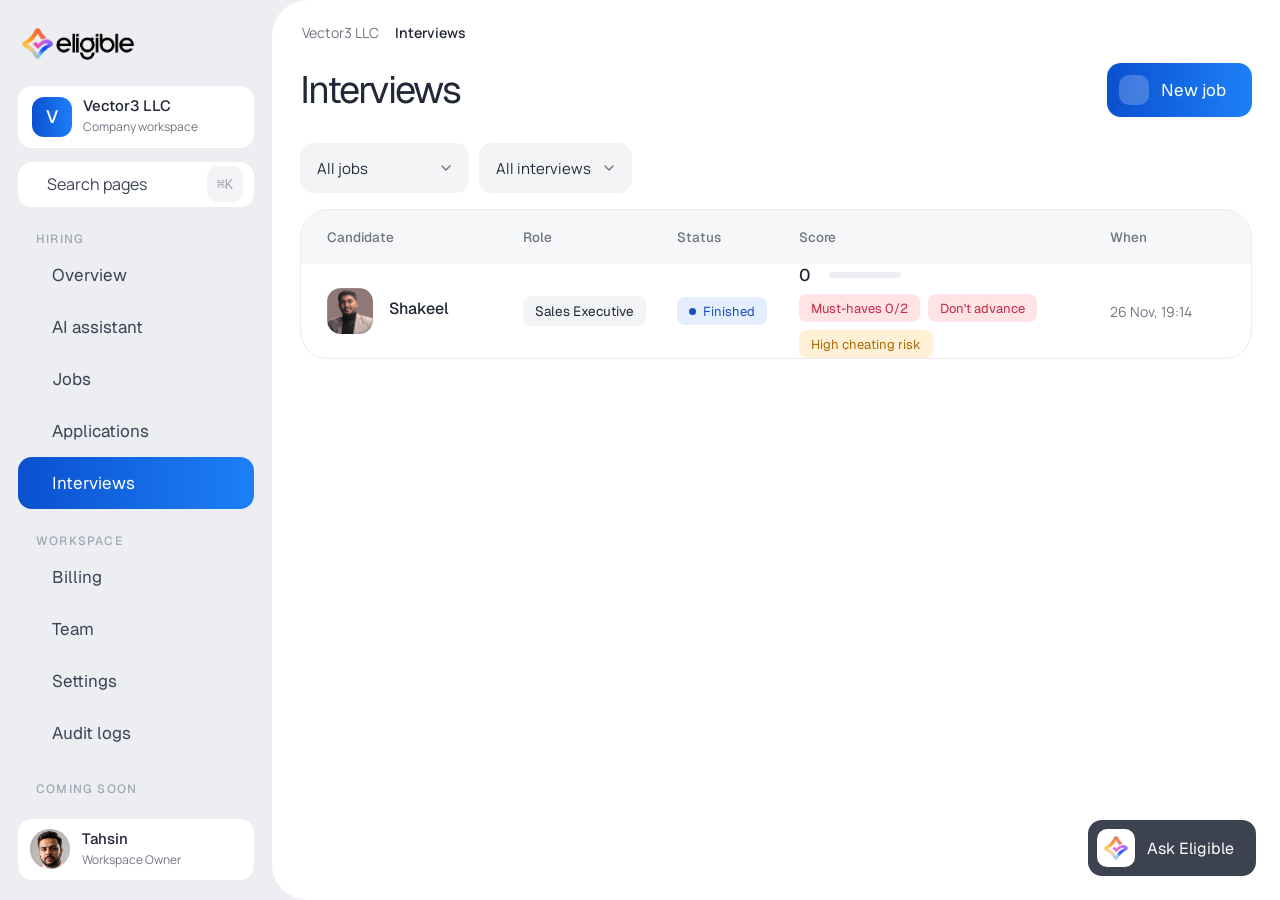
<file: public/interviews.html>
<!DOCTYPE html>
<html lang="en">
<head>
<meta charset="utf-8">
<meta name="viewport" content="width=device-width, initial-scale=1">
<title>Interviews | Eligible</title>
<meta name="theme-color" content="#fff8f2">
<link rel="icon" type="image/png" href="eligible-icon.png">
<link rel="preconnect" href="https://fonts.googleapis.com">
<link rel="preconnect" href="https://fonts.gstatic.com" crossorigin>
<link href="https://fonts.googleapis.com/css2?family=Geist:wght@400;500;600&family=Geist+Mono:wght@400;500&family=Manrope:wght@400;500;600;700&display=swap" rel="stylesheet">
<link rel="stylesheet" href="https://cdn.hugeicons.com/font/hgi-stroke-rounded.css">
<link rel="stylesheet" href="app.css">
<link rel="stylesheet" href="pages.css">
</head>
<body>
<div class="app">
<aside class="side" id="side">
 <div class="brand"><a class="wm" href="overview.html" aria-label="Eligible home"><img src="eligible-logo.png" alt="Eligible" class="logo"></a>
  <a class="wmini" href="overview.html" aria-label="Eligible home"><img src="eligible-icon.png" alt=""></a>
  <button class="ib" aria-label="Collapse sidebar"><i class="hgi hgi-stroke hgi-sidebar-left ico"></i></button></div>
 <button class="ws" aria-label="Switch workspace"><span class="av">V</span><span><b>Vector3 LLC</b><small>Company workspace</small></span><i class="hgi hgi-stroke hgi-unfold-more ico"></i></button>
 <button class="sbox" id="cmdk"><i class="hgi hgi-stroke hgi-search-01 ico"></i>Search pages<kbd>⌘K</kbd></button>
 <div><div class="grp">Hiring</div><nav>
  <a href="overview.html"><i class="hgi hgi-stroke hgi-home-01 ico"></i>Overview</a>
  <a href="assistant.html"><i class="hgi hgi-stroke hgi-sparkles ico"></i>AI assistant</a>
  <a href="jobs.html"><i class="hgi hgi-stroke hgi-briefcase-01 ico"></i>Jobs</a>
  <a href="applications.html"><i class="hgi hgi-stroke hgi-user-multiple ico"></i>Applications</a>
  <a href="interviews.html" aria-current="page"><i class="hgi hgi-stroke hgi-video-01 ico"></i>Interviews</a></nav></div>
 <div><div class="grp">Workspace</div><nav>
  <a href="#"><i class="hgi hgi-stroke hgi-credit-card ico"></i>Billing</a>
  <a href="#"><i class="hgi hgi-stroke hgi-user-group ico"></i>Team</a>
  <a href="settings.html"><i class="hgi hgi-stroke hgi-setting-07 ico"></i>Settings</a>
  <a href="#"><i class="hgi hgi-stroke hgi-audit-01 ico"></i>Audit logs</a></nav></div>
 <button class="soon" id="soon">COMING SOON <i class="hgi hgi-stroke hgi-arrow-right-01 ico" style="font-size:15px;"></i></button>
 <div class="me"><span class="av"><img src="tahsin3.jpg" alt="Tahsin"></span><span><b>Tahsin</b><small>Workspace Owner</small></span><button class="ib" aria-label="Sign out"><i class="hgi hgi-stroke hgi-logout-01 ico"></i></button></div>
</aside>


<main class="main">
 <div class="crumbs" aria-label="Breadcrumb"><span>Vector3 LLC</span><i class="hgi hgi-stroke hgi-arrow-right-01 ico" style="font-size:14px"></i><b>Interviews</b></div>
 <div class="hd">
  <button class="back mob" id="menu" aria-label="Menu"><i class="hgi hgi-stroke hgi-menu-01 ico"></i></button>
  <div class="t"><div><h1>Interviews</h1></div></div>
  <div class="sp"></div>
  <button class="pbtn" data-newjob><span class="pl"><i class="hgi hgi-stroke hgi-plus-sign ico" style="font-size:18px"></i></span>New job</button>
 </div>
 <div class="pg">

  <div class="filters2">
   <select class="sel" id="fj" aria-label="Job"><option value="">All jobs</option><option>Sales Executive</option></select>
   <select class="sel" id="fi" aria-label="Interviews"><option value="">All interviews</option><option>Finished</option><option>In progress</option></select>
  </div>
  <div class="tbl" style="--cols:1.7fr 1.3fr 1fr 2.8fr 1.1fr">
   <div class="t-head"><span>Candidate</span><span>Role</span><span>Status</span><span>Score</span><span>When</span></div>
   <div id="rows"></div>
  </div>
 </div>
</main>
</div>
<button class="fab" id="fab" aria-label="Ask Eligible"><span class="fi"><img src="eligible-icon.png" alt=""></span>Ask Eligible</button>
<div class="toast" id="toast" role="status"></div>
<script>
const $=s=>document.querySelector(s),$$=s=>[...document.querySelectorAll(s)];
function toast(m){let t=$("#toast");if(!t){t=document.createElement("div");t.id="toast";t.className="toast";document.body.appendChild(t)}t.textContent=m;t.classList.add("show");clearTimeout(t._t);t._t=setTimeout(()=>t.classList.remove("show"),2400)}
$$("[data-newjob]").forEach(b=>b.onclick=()=>toast("The new job flow isn't built yet"));
const esc=s=>String(s).replace(/[&<>"]/g,c=>({"&":"&amp;","<":"&lt;",">":"&gt;",'"':"&quot;"}[c]));
</script>
<script>
const L0=[{n:"Shakeel",r:"Sales Executive",s:"Finished",sc:0,w:"26 Nov, 19:14"}];
function draw(){
 const j=$("#fj").value,s=$("#fi").value;
 const L=L0.filter(x=>(!j||x.r===j)&&(!s||x.s===s));
 $("#rows").innerHTML=L.length?L.map(x=>`<a class="t-row" href="interview.html"><div class="who"><img src="candidate.png" alt=""><div><b>${esc(x.n)}</b></div></div><span><span class="role-chip">${esc(x.r)}</span></span><span><span class="st fin"><i></i>${x.s}</span></span>
 <div><div class="scorecell"><b>${x.sc}</b><span class="sbar"><i style="width:${x.sc}%"></i></span></div><div class="subline"><span class="st red">Must-haves 0/2</span><span class="st red">Don't advance</span><span class="st amb">High cheating risk</span></div></div><small style="color:var(--mute);font-size:14px">${x.w}</small></a>`).join(""):`<div class="t-empty">No interviews match these filters.</div>`;
}
["#fj","#fi"].forEach(s=>$(s).addEventListener("input",draw));
draw();
</script>
<script src="shell.js"></script>
<script src="chat.js"></script>
</body>
</html>
</file>
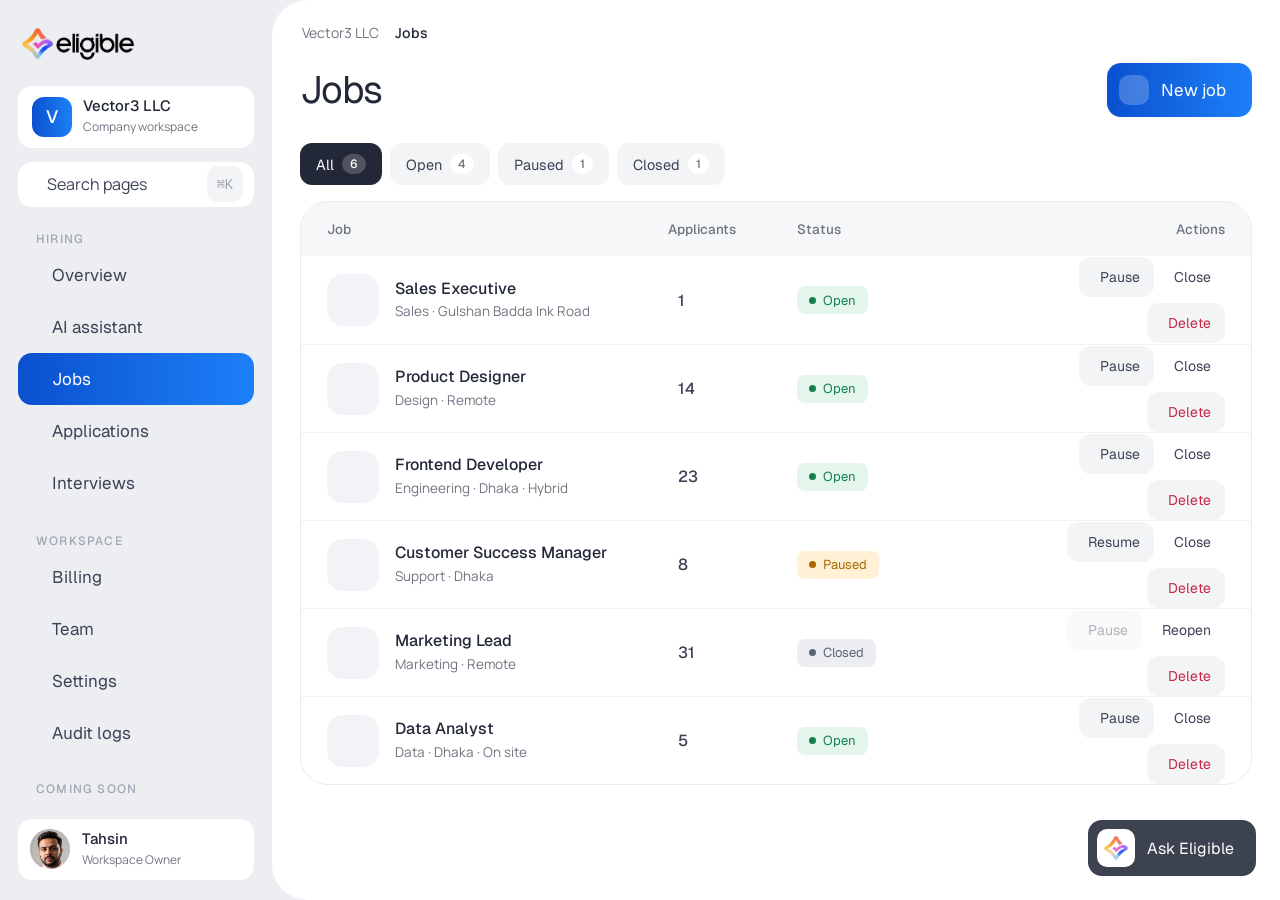
<file: public/jobs.html>
<!DOCTYPE html>
<html lang="en">
<head>
<meta charset="utf-8">
<meta name="viewport" content="width=device-width, initial-scale=1">
<title>Jobs | Eligible</title>
<meta name="theme-color" content="#fff8f2">
<link rel="icon" type="image/png" href="eligible-icon.png">
<link rel="preconnect" href="https://fonts.googleapis.com">
<link rel="preconnect" href="https://fonts.gstatic.com" crossorigin>
<link href="https://fonts.googleapis.com/css2?family=Geist:wght@400;500;600&family=Geist+Mono:wght@400;500&family=Manrope:wght@400;500;600;700&display=swap" rel="stylesheet">
<link rel="stylesheet" href="https://cdn.hugeicons.com/font/hgi-stroke-rounded.css">
<link rel="stylesheet" href="app.css">
<link rel="stylesheet" href="pages.css">
</head>
<body>
<div class="app">
<aside class="side" id="side">
 <div class="brand"><a class="wm" href="overview.html" aria-label="Eligible home"><img src="eligible-logo.png" alt="Eligible" class="logo"></a>
  <a class="wmini" href="overview.html" aria-label="Eligible home"><img src="eligible-icon.png" alt=""></a>
  <button class="ib" aria-label="Collapse sidebar"><i class="hgi hgi-stroke hgi-sidebar-left ico"></i></button></div>
 <button class="ws" aria-label="Switch workspace"><span class="av">V</span><span><b>Vector3 LLC</b><small>Company workspace</small></span><i class="hgi hgi-stroke hgi-unfold-more ico"></i></button>
 <button class="sbox" id="cmdk"><i class="hgi hgi-stroke hgi-search-01 ico"></i>Search pages<kbd>⌘K</kbd></button>
 <div><div class="grp">Hiring</div><nav>
  <a href="overview.html"><i class="hgi hgi-stroke hgi-home-01 ico"></i>Overview</a>
  <a href="assistant.html"><i class="hgi hgi-stroke hgi-sparkles ico"></i>AI assistant</a>
  <a href="jobs.html" aria-current="page"><i class="hgi hgi-stroke hgi-briefcase-01 ico"></i>Jobs</a>
  <a href="applications.html"><i class="hgi hgi-stroke hgi-user-multiple ico"></i>Applications</a>
  <a href="interviews.html"><i class="hgi hgi-stroke hgi-video-01 ico"></i>Interviews</a></nav></div>
 <div><div class="grp">Workspace</div><nav>
  <a href="#"><i class="hgi hgi-stroke hgi-credit-card ico"></i>Billing</a>
  <a href="#"><i class="hgi hgi-stroke hgi-user-group ico"></i>Team</a>
  <a href="settings.html"><i class="hgi hgi-stroke hgi-setting-07 ico"></i>Settings</a>
  <a href="#"><i class="hgi hgi-stroke hgi-audit-01 ico"></i>Audit logs</a></nav></div>
 <button class="soon" id="soon">COMING SOON <i class="hgi hgi-stroke hgi-arrow-right-01 ico" style="font-size:15px;"></i></button>
 <div class="me"><span class="av"><img src="tahsin3.jpg" alt="Tahsin"></span><span><b>Tahsin</b><small>Workspace Owner</small></span><button class="ib" aria-label="Sign out"><i class="hgi hgi-stroke hgi-logout-01 ico"></i></button></div>
</aside>


<main class="main">
 <div class="crumbs" aria-label="Breadcrumb"><span>Vector3 LLC</span><i class="hgi hgi-stroke hgi-arrow-right-01 ico" style="font-size:14px"></i><b>Jobs</b></div>
 <div class="hd">
  <button class="back mob" id="menu" aria-label="Menu"><i class="hgi hgi-stroke hgi-menu-01 ico"></i></button>
  <div class="t"><div><h1>Jobs</h1></div></div>
  <div class="sp"></div>
  <button class="pbtn" data-newjob><span class="pl"><i class="hgi hgi-stroke hgi-plus-sign ico" style="font-size:18px"></i></span>New job</button>
 </div>
 <div class="pg">

  <div class="jtabs" id="jt" role="tablist" aria-label="Filter jobs"></div>
  <div class="tbl" style="--cols:2.6fr .9fr 1fr 2.3fr" id="jobTbl">
   <div class="t-head"><span>Job</span><span>Applicants</span><span>Status</span><span style="text-align:right">Actions</span></div>
   <div id="jobRows"></div>
  </div>
 </div>
</main>
</div>
<button class="fab" id="fab" aria-label="Ask Eligible"><span class="fi"><img src="eligible-icon.png" alt=""></span>Ask Eligible</button>
<div class="toast" id="toast" role="status"></div>
<script>
const $=s=>document.querySelector(s),$$=s=>[...document.querySelectorAll(s)];
function toast(m){let t=$("#toast");if(!t){t=document.createElement("div");t.id="toast";t.className="toast";document.body.appendChild(t)}t.textContent=m;t.classList.add("show");clearTimeout(t._t);t._t=setTimeout(()=>t.classList.remove("show"),2400)}
$$("[data-newjob]").forEach(b=>b.onclick=()=>toast("The new job flow isn't built yet"));
const esc=s=>String(s).replace(/[&<>"]/g,c=>({"&":"&amp;","<":"&lt;",">":"&gt;",'"':"&quot;"}[c]));
</script>
<script>
const J=[
 {t:"Sales Executive",m:"Sales",loc:"Gulshan Badda Ink Road",n:1,s:"open",i:"briefcase-01",c:"b",d:"Posted 26 Nov"},
 {t:"Product Designer",m:"Design",loc:"Remote",n:14,s:"open",i:"paint-board",c:"p",d:"Posted 21 Nov"},
 {t:"Frontend Developer",m:"Engineering",loc:"Dhaka · Hybrid",n:23,s:"open",i:"source-code",c:"g",d:"Posted 18 Nov"},
 {t:"Customer Success Manager",m:"Support",loc:"Dhaka",n:8,s:"paused",i:"customer-support",c:"o",d:"Posted 9 Nov"},
 {t:"Marketing Lead",m:"Marketing",loc:"Remote",n:31,s:"closed",i:"megaphone-01",c:"r",d:"Posted 28 Oct"},
 {t:"Data Analyst",m:"Data",loc:"Dhaka · On site",n:5,s:"open",i:"analytics-01",c:"t",d:"Posted 24 Nov"}
];
const ST={open:["Open","open"],paused:["Paused","paused"],closed:["Closed","closed"]};
let armed=-1,flt="all";
function tabs(){
 const cnt=k=>k==="all"?J.length:J.filter(j=>j.s===k).length;
 $("#jt").innerHTML=[["all","All"],["open","Open"],["paused","Paused"],["closed","Closed"]].map(([k,l])=>`<button role="tab" aria-selected="${flt===k}" data-f="${k}">${l}<b>${cnt(k)}</b></button>`).join("");
}
function draw(){
 tabs();
 const L=J.map((j,i)=>({j,i})).filter(o=>flt==="all"||o.j.s===flt);
 $("#jobRows").innerHTML=L.length?L.map(({j,i})=>`<div class="t-row hov"><div class="who"><span class="jic ${j.c}"><i class="hgi hgi-stroke hgi-${j.i} ico" style="font-size:24px"></i></span><div><b>${esc(j.t)}</b><small>${esc(j.m)} · ${esc(j.loc)}</small></div></div>
 <div class="appn"><i class="hgi hgi-stroke hgi-user-multiple ico" style="font-size:19px"></i><b>${j.n}</b></div><span><span class="st ${ST[j.s][1]}"><i></i>${ST[j.s][0]}</span></span>
 <div class="acts"><button class="ib2" data-a="copy" data-i="${i}" aria-label="Copy application link" title="Copy application link"><i class="hgi hgi-stroke hgi-copy-01 ico" style="font-size:20px"></i></button><button class="ib2" data-a="open" data-i="${i}" aria-label="Open application page" title="Open application page"><i class="hgi hgi-stroke hgi-link-square-02 ico" style="font-size:20px"></i></button>
 <button class="bk" data-a="pause" data-i="${i}" ${j.s==="closed"?"disabled style='opacity:.4;cursor:default'":""}><i class="hgi hgi-stroke hgi-${j.s==="paused"?"play":"pause"} ico" style="font-size:16px"></i>${j.s==="paused"?"Resume":"Pause"}</button><button class="bk plain" data-a="close" data-i="${i}">${j.s==="closed"?"Reopen":"Close"}</button>
 <button class="bk red" data-a="del" data-i="${i}"><i class="hgi hgi-stroke hgi-delete-02 ico" style="font-size:18px"></i>${armed===i?"Confirm delete":"Delete"}</button></div></div>`).join(""):`<div class="t-empty">No ${flt==="all"?"":flt+" "}jobs to show.</div>`;
}
$("#jt").addEventListener("click",e=>{const b=e.target.closest("[data-f]");if(b){flt=b.dataset.f;armed=-1;draw()}});
$("#jobRows").addEventListener("click",e=>{
 const b=e.target.closest("[data-a]");if(!b)return;const i=+b.dataset.i,j=J[i],a=b.dataset.a;
 if(a!=="del")armed=-1;
 if(a==="copy"){try{navigator.clipboard.writeText(location.origin+"/apply/"+j.t.toLowerCase().replace(/ /g,"-"))}catch(x){}toast("Application link copied")}
 else if(a==="open")toast("Opens the public application page")
 else if(a==="pause"){j.s=j.s==="paused"?"open":"paused";toast(j.s==="paused"?"Job paused":"Job is open again")}
 else if(a==="close"){j.s=j.s==="closed"?"open":"closed";toast(j.s==="closed"?"Job closed":"Job reopened")}
 else if(a==="del"){if(armed===i){J.splice(i,1);armed=-1;toast("Job deleted")}else{armed=i;setTimeout(()=>{if(armed===i){armed=-1;draw()}},3500)}}
 draw();
});
draw();
</script>
<script src="shell.js"></script>
<script src="chat.js"></script>
</body>
</html>
</file>
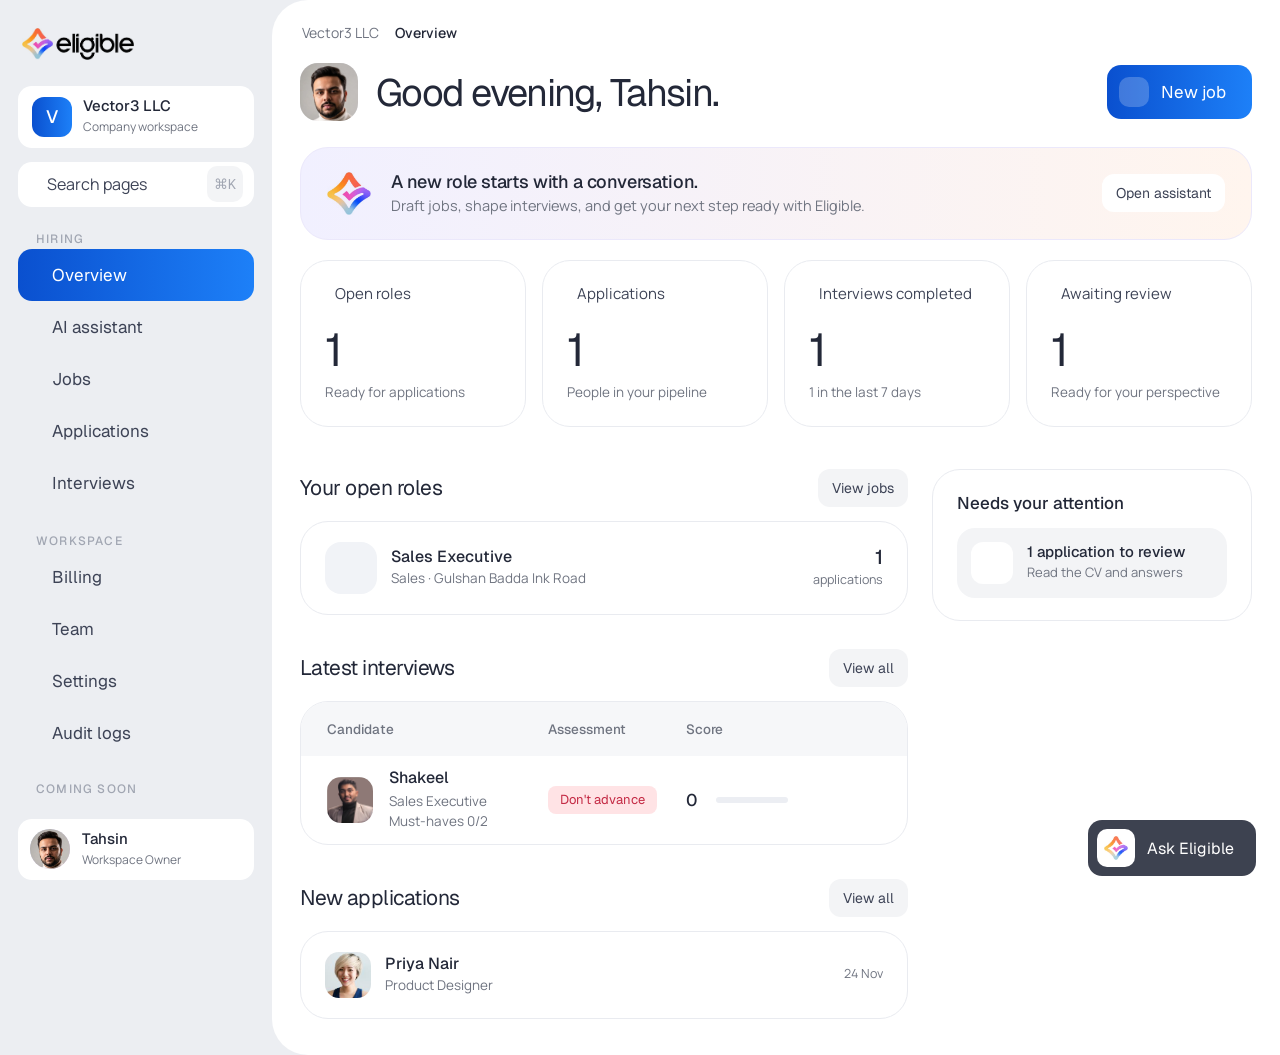
<file: public/overview.html>
<!DOCTYPE html>
<html lang="en">
<head>
<meta charset="utf-8">
<meta name="viewport" content="width=device-width, initial-scale=1">
<title>Overview | Eligible</title>
<meta name="theme-color" content="#fff8f2">
<link rel="icon" type="image/png" href="eligible-icon.png">
<link rel="preconnect" href="https://fonts.googleapis.com">
<link rel="preconnect" href="https://fonts.gstatic.com" crossorigin>
<link href="https://fonts.googleapis.com/css2?family=Geist:wght@400;500;600&family=Geist+Mono:wght@400;500&family=Manrope:wght@400;500;600;700&display=swap" rel="stylesheet">
<link rel="stylesheet" href="https://cdn.hugeicons.com/font/hgi-stroke-rounded.css">
<link rel="stylesheet" href="app.css">
<link rel="stylesheet" href="pages.css">
</head>
<body>
<div class="app">
<aside class="side" id="side">
 <div class="brand"><a class="wm" href="overview.html" aria-label="Eligible home"><img src="eligible-logo.png" alt="Eligible" class="logo"></a>
  <a class="wmini" href="overview.html" aria-label="Eligible home"><img src="eligible-icon.png" alt=""></a>
  <button class="ib" aria-label="Collapse sidebar"><i class="hgi hgi-stroke hgi-sidebar-left ico"></i></button></div>
 <button class="ws" aria-label="Switch workspace"><span class="av">V</span><span><b>Vector3 LLC</b><small>Company workspace</small></span><i class="hgi hgi-stroke hgi-unfold-more ico"></i></button>
 <button class="sbox" id="cmdk"><i class="hgi hgi-stroke hgi-search-01 ico"></i>Search pages<kbd>⌘K</kbd></button>
 <div><div class="grp">Hiring</div><nav>
  <a href="overview.html" aria-current="page"><i class="hgi hgi-stroke hgi-home-01 ico"></i>Overview</a>
  <a href="assistant.html"><i class="hgi hgi-stroke hgi-sparkles ico"></i>AI assistant</a>
  <a href="jobs.html"><i class="hgi hgi-stroke hgi-briefcase-01 ico"></i>Jobs</a>
  <a href="applications.html"><i class="hgi hgi-stroke hgi-user-multiple ico"></i>Applications</a>
  <a href="interviews.html"><i class="hgi hgi-stroke hgi-video-01 ico"></i>Interviews</a></nav></div>
 <div><div class="grp">Workspace</div><nav>
  <a href="#"><i class="hgi hgi-stroke hgi-credit-card ico"></i>Billing</a>
  <a href="#"><i class="hgi hgi-stroke hgi-user-group ico"></i>Team</a>
  <a href="settings.html"><i class="hgi hgi-stroke hgi-setting-07 ico"></i>Settings</a>
  <a href="#"><i class="hgi hgi-stroke hgi-audit-01 ico"></i>Audit logs</a></nav></div>
 <button class="soon" id="soon">COMING SOON <i class="hgi hgi-stroke hgi-arrow-right-01 ico" style="font-size:15px;"></i></button>
 <div class="me"><span class="av"><img src="tahsin3.jpg" alt="Tahsin"></span><span><b>Tahsin</b><small>Workspace Owner</small></span><button class="ib" aria-label="Sign out"><i class="hgi hgi-stroke hgi-logout-01 ico"></i></button></div>
</aside>


<main class="main">
 <div class="crumbs" aria-label="Breadcrumb"><span>Vector3 LLC</span><i class="hgi hgi-stroke hgi-arrow-right-01 ico" style="font-size:14px"></i><b>Overview</b></div>
 <div class="hd">
  <button class="back mob" id="menu" aria-label="Menu"><i class="hgi hgi-stroke hgi-menu-01 ico"></i></button>
  <div class="hello" style="margin:0"><span class="av3"><img src="tahsin3.jpg" alt="Tahsin"></span><div><h1 id="hi">Good morning, Tahsin.</h1></div></div>
  <div class="sp"></div>
  <button class="pbtn" data-newjob><span class="pl"><i class="hgi hgi-stroke hgi-plus-sign ico" style="font-size:18px"></i></span>New job</button>
 </div>
 <div class="pg">

  <a class="banner" href="assistant.html"><img src="eligible-icon.png" alt=""><div><b>A new role starts with a conversation.</b><p>Draft jobs, shape interviews, and get your next step ready with Eligible.</p></div><span class="lnk">Open assistant</span></a>

  <div class="kpis">
   <a class="kpi" href="jobs.html"><div class="k-l"><i class="hgi hgi-stroke hgi-briefcase-01 ico" style="font-size:20px"></i>Open roles</div><div class="k-n">1</div><small>Ready for applications</small></a>
   <a class="kpi" href="applications.html"><div class="k-l"><i class="hgi hgi-stroke hgi-inbox ico" style="font-size:20px"></i>Applications</div><div class="k-n">1</div><small>People in your pipeline</small></a>
   <a class="kpi" href="interviews.html"><div class="k-l"><i class="hgi hgi-stroke hgi-video-01 ico" style="font-size:20px"></i>Interviews completed</div><div class="k-n">1</div><small>1 in the last 7 days</small></a>
   <a class="kpi" href="applications.html"><div class="k-l"><i class="hgi hgi-stroke hgi-task-01 ico" style="font-size:20px"></i>Awaiting review</div><div class="k-n">1</div><small>Ready for your perspective</small></a>
  </div>

  <div class="ov" style="margin-top:8px">
   <div>
    <div class="sec-h"><h2>Your open roles</h2><span class="sp"></span><a class="lnk" href="jobs.html">View jobs</a></div>
    <a class="rolerow" href="jobs.html"><div class="who"><span class="jic b"><i class="hgi hgi-stroke hgi-briefcase-01 ico" style="font-size:24px"></i></span><div><b>Sales Executive</b><small>Sales · Gulshan Badda Ink Road</small></div></div><div class="cnt2"><b>1</b><small>applications</small></div></a>

    <div class="sec-h"><h2>Latest interviews</h2><span class="sp"></span><a class="lnk" href="interviews.html">View all</a></div>
    <div class="tbl" style="--cols:2.2fr 1.3fr 1.4fr 48px">
     <div class="t-head"><span>Candidate</span><span>Assessment</span><span>Score</span><span></span></div>
     <a class="t-row" href="interview.html"><div class="who"><img src="candidate.png" alt=""><div><b>Shakeel</b><small>Sales Executive</small><small class="sub-red">Must-haves 0/2</small></div></div><span><span class="st red">Don't advance</span></span><div class="scorecell"><b>0</b><span class="sbar"><i style="width:0"></i></span></div></a>
    </div>

    <div class="sec-h"><h2>New applications</h2><span class="sp"></span><a class="lnk" href="applications.html">View all</a></div>
    <a class="rolerow" href="applications.html"><div class="who"><img src="people/women-44.jpg" alt=""><div><b>Priya Nair</b><small>Product Designer</small></div></div><small style="color:var(--mute)">24 Nov</small></a>
   </div>

   <aside style="margin-top:34px">
    <div class="need"><h3>Needs your attention</h3><a class="it" href="applications.html"><span class="ic"><i class="hgi hgi-stroke hgi-inbox ico" style="font-size:20px"></i></span><div><b>1 application to review</b><small>Read the CV and answers</small></div></a></div>
   </aside>
  </div>
 </div>
</main>
</div>
<button class="fab" id="fab" aria-label="Ask Eligible"><span class="fi"><img src="eligible-icon.png" alt=""></span>Ask Eligible</button>
<div class="toast" id="toast" role="status"></div>
<script>
const $=s=>document.querySelector(s),$$=s=>[...document.querySelectorAll(s)];
function toast(m){let t=$("#toast");if(!t){t=document.createElement("div");t.id="toast";t.className="toast";document.body.appendChild(t)}t.textContent=m;t.classList.add("show");clearTimeout(t._t);t._t=setTimeout(()=>t.classList.remove("show"),2400)}
$$("[data-newjob]").forEach(b=>b.onclick=()=>toast("The new job flow isn't built yet"));
const esc=s=>String(s).replace(/[&<>"]/g,c=>({"&":"&amp;","<":"&lt;",">":"&gt;",'"':"&quot;"}[c]));
</script>
<script>
const h=new Date().getHours(),g=h<12?"Good morning":h<18?"Good afternoon":"Good evening";
$("#hi").textContent=g+", Tahsin.";
</script>
<script src="shell.js"></script>
<script src="chat.js"></script>
</body>
</html>
</file>
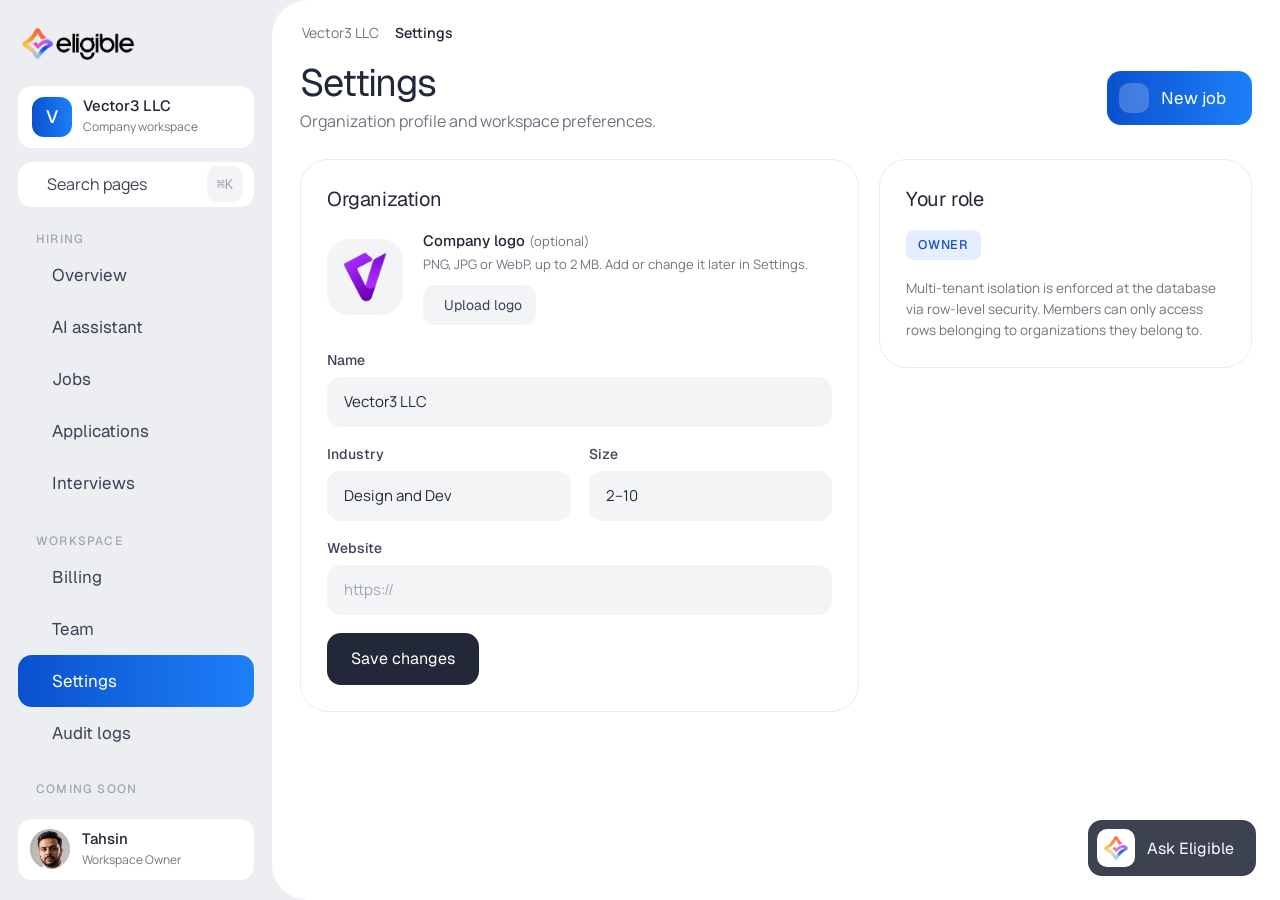
<file: public/settings.html>
<!DOCTYPE html>
<html lang="en">
<head>
<meta charset="utf-8">
<meta name="viewport" content="width=device-width, initial-scale=1">
<title>Settings | Eligible</title>
<meta name="theme-color" content="#fff8f2">
<link rel="icon" type="image/png" href="eligible-icon.png">
<link rel="preconnect" href="https://fonts.googleapis.com">
<link rel="preconnect" href="https://fonts.gstatic.com" crossorigin>
<link href="https://fonts.googleapis.com/css2?family=Geist:wght@400;500;600&family=Geist+Mono:wght@400;500&family=Manrope:wght@400;500;600;700&display=swap" rel="stylesheet">
<link rel="stylesheet" href="https://cdn.hugeicons.com/font/hgi-stroke-rounded.css">
<link rel="stylesheet" href="app.css">
<link rel="stylesheet" href="pages.css">
</head>
<body>
<div class="app">
<aside class="side" id="side">
 <div class="brand"><a class="wm" href="overview.html" aria-label="Eligible home"><img src="eligible-logo.png" alt="Eligible" class="logo"></a>
  <a class="wmini" href="overview.html" aria-label="Eligible home"><img src="eligible-icon.png" alt=""></a>
  <button class="ib" aria-label="Collapse sidebar"><i class="hgi hgi-stroke hgi-sidebar-left ico"></i></button></div>
 <button class="ws" aria-label="Switch workspace"><span class="av">V</span><span><b>Vector3 LLC</b><small>Company workspace</small></span><i class="hgi hgi-stroke hgi-unfold-more ico"></i></button>
 <button class="sbox" id="cmdk"><i class="hgi hgi-stroke hgi-search-01 ico"></i>Search pages<kbd>⌘K</kbd></button>
 <div><div class="grp">Hiring</div><nav>
  <a href="overview.html"><i class="hgi hgi-stroke hgi-home-01 ico"></i>Overview</a>
  <a href="assistant.html"><i class="hgi hgi-stroke hgi-sparkles ico"></i>AI assistant</a>
  <a href="jobs.html"><i class="hgi hgi-stroke hgi-briefcase-01 ico"></i>Jobs</a>
  <a href="applications.html"><i class="hgi hgi-stroke hgi-user-multiple ico"></i>Applications</a>
  <a href="interviews.html"><i class="hgi hgi-stroke hgi-video-01 ico"></i>Interviews</a></nav></div>
 <div><div class="grp">Workspace</div><nav>
  <a href="#"><i class="hgi hgi-stroke hgi-credit-card ico"></i>Billing</a>
  <a href="#"><i class="hgi hgi-stroke hgi-user-group ico"></i>Team</a>
  <a href="settings.html" aria-current="page"><i class="hgi hgi-stroke hgi-setting-07 ico"></i>Settings</a>
  <a href="#"><i class="hgi hgi-stroke hgi-audit-01 ico"></i>Audit logs</a></nav></div>
 <button class="soon" id="soon">COMING SOON <i class="hgi hgi-stroke hgi-arrow-right-01 ico" style="font-size:15px;"></i></button>
 <div class="me"><span class="av"><img src="tahsin3.jpg" alt="Tahsin"></span><span><b>Tahsin</b><small>Workspace Owner</small></span><button class="ib" aria-label="Sign out"><i class="hgi hgi-stroke hgi-logout-01 ico"></i></button></div>
</aside>


<main class="main">
 <div class="crumbs" aria-label="Breadcrumb"><span>Vector3 LLC</span><i class="hgi hgi-stroke hgi-arrow-right-01 ico" style="font-size:14px"></i><b>Settings</b></div>
 <div class="hd">
  <button class="back mob" id="menu" aria-label="Menu"><i class="hgi hgi-stroke hgi-menu-01 ico"></i></button>
  <div class="t"><div><h1>Settings</h1><p class="pdesc">Organization profile and workspace preferences.</p></div></div>
  <div class="sp"></div>
  <button class="pbtn" data-newjob><span class="pl"><i class="hgi hgi-stroke hgi-plus-sign ico" style="font-size:18px"></i></span>New job</button>
 </div>
 <div class="pg">

  <div class="two">
   <section class="pcard"><h2>Organization</h2>
    <div class="logo-row"><span class="logo-tile" id="lt"><img src="vector3-logo.png" alt="Vector3 LLC" style="object-fit:contain;padding:12px"></span><div><b>Company logo <small>(optional)</small></b><p>PNG, JPG or WebP, up to 2 MB. Add or change it later in Settings.</p><label class="bk" style="cursor:pointer"><i class="hgi hgi-stroke hgi-upload-01 ico" style="font-size:18px"></i>Upload logo<input type="file" id="lf" accept="image/png,image/jpeg,image/webp" hidden></label></div></div>
    <form id="f" class="fgrid" autocomplete="off">
     <div class="full"><label class="lbl2" for="nm">Name</label><input class="inp" id="nm" value="Vector3 LLC"></div>
     <div><label class="lbl2" for="in">Industry</label><input class="inp" id="in" value="Design and Dev"></div>
     <div><label class="lbl2" for="sz">Size</label><input class="inp" id="sz" value="2–10"></div>
     <div class="full"><label class="lbl2" for="wb">Website</label><input class="inp" id="wb" placeholder="https://"></div>
     <div class="full"><button class="pri2" type="submit">Save changes</button></div>
    </form>
   </section>
   <section class="pcard"><h2>Your role</h2><span class="role-pill">OWNER</span><p class="hint" style="margin-top:18px">Multi-tenant isolation is enforced at the database via row-level security. Members can only access rows belonging to organizations they belong to.</p></section>
  </div>
 </div>
</main>
</div>
<button class="fab" id="fab" aria-label="Ask Eligible"><span class="fi"><img src="eligible-icon.png" alt=""></span>Ask Eligible</button>
<div class="toast" id="toast" role="status"></div>
<script>
const $=s=>document.querySelector(s),$$=s=>[...document.querySelectorAll(s)];
function toast(m){let t=$("#toast");if(!t){t=document.createElement("div");t.id="toast";t.className="toast";document.body.appendChild(t)}t.textContent=m;t.classList.add("show");clearTimeout(t._t);t._t=setTimeout(()=>t.classList.remove("show"),2400)}
$$("[data-newjob]").forEach(b=>b.onclick=()=>toast("The new job flow isn't built yet"));
const esc=s=>String(s).replace(/[&<>"]/g,c=>({"&":"&amp;","<":"&lt;",">":"&gt;",'"':"&quot;"}[c]));
</script>
<script>
$("#lf").addEventListener("change",e=>{
 const f=e.target.files[0];if(!f)return;
 if(f.size>2*1024*1024){toast("That file is over 2 MB");e.target.value="";return}
 const r=new FileReader();r.onload=()=>{$("#lt").innerHTML='<img alt="Company logo" src="'+r.result+'">';toast("Logo ready. Save changes to keep it")};r.readAsDataURL(f);
});
$("#f").addEventListener("submit",e=>{e.preventDefault();if(!$("#nm").value.trim()){toast("Name can't be empty");$("#nm").focus();return}toast("Changes saved")});
</script>
<script src="shell.js"></script>
<script src="chat.js"></script>
</body>
</html>
</file>
<file: public/app.css>
:root{
  --ink:#232838; --ink2:#3d4356; --mute:#6f7480; --faint:#a1a6b2;
  --line:#e9ebf0; --bg:#eceef2; --pill:#f3f4f6; --lite:#eaf0fc;
  --blue:#0b5ad9; --blue2:#1b7cf5; --chipb:#e4eeff;
  --green-bg:#bff0cf; --orange-bg:#ffc9a8; --pink:#f3a6f0; --red:#e5484d; --red-bg:#ffe3e5; --amber:#b86a06; --amber-bg:#fff0d6; --green:#12a05a;
  --body:'Manrope',system-ui,sans-serif; --head:'Geist','Manrope',sans-serif; --mono:'Geist Mono',ui-monospace,monospace;
  --grad:linear-gradient(90deg,#0a50cf,#1d80f8);
}
*{box-sizing:border-box;margin:0;padding:0}
body{background:var(--bg);color:var(--ink);font:400 15px/1.5 var(--body);-webkit-font-smoothing:antialiased;min-height:100vh}
svg{flex:none;display:block} button{font:inherit;color:inherit;background:none;border:0;cursor:pointer;text-align:inherit} a{color:inherit;text-decoration:none}
:focus-visible{outline:2px solid var(--blue2);outline-offset:2px;border-radius:14px}
.ico{width:20px;height:20px;stroke:currentColor;fill:none;stroke-width:1.6;stroke-linecap:round;stroke-linejoin:round}
.sr{position:absolute;width:1px;height:1px;overflow:hidden;clip:rect(0 0 0 0)}
.sp{flex:1} [hidden]{display:none!important}

/* shell: full-bleed, no outer gaps, no divider lines */
.app{display:grid;grid-template-columns:272px minmax(0,1fr);min-height:100vh}
.side{position:sticky;top:0;height:100vh;padding:24px 18px 20px;display:flex;flex-direction:column;gap:14px;overflow:auto}
.brand{display:flex;align-items:center;justify-content:space-between;padding:0 4px 6px}
.wm{display:flex;align-items:center;gap:9px;font:500 24px var(--head);letter-spacing:-.04em}
.ib{width:40px;height:40px;border-radius:50%;display:grid;place-items:center;color:var(--ink2);flex:none}.ib:hover{background:#e2e4e9}
.ws{display:flex;gap:11px;align-items:center;padding:9px 11px;border-radius:99px;background:#fff;width:100%}
.ws .av{width:36px;height:36px;border-radius:50%;background:var(--grad);color:#fff;display:grid;place-items:center;font:500 14px var(--head)}
.ws b{display:block;font:500 15px var(--head)} .ws small{color:var(--mute);font-size:12px}
.ws .ico{margin-left:auto;width:16px;color:var(--faint)}
.sbox{display:flex;align-items:center;gap:11px;height:56px;padding:0 11px 0 18px;border-radius:99px;background:#fff;color:var(--ink2);width:100%;font-size:16px}
.sbox kbd{margin-left:auto;width:36px;height:36px;border-radius:50%;background:var(--pill);display:grid;place-items:center;font:400 14px var(--mono);color:var(--faint)}
.grp{font:500 12px var(--head);letter-spacing:.1em;text-transform:uppercase;color:var(--faint);padding:10px 18px 2px}
nav a{display:flex;align-items:center;gap:14px;height:52px;padding:0 20px;border-radius:99px;font:400 17px var(--head);color:var(--ink2)}
nav a .ico{color:var(--ink2)} nav a:hover{background:#e2e4e9}
nav a[aria-current=page]{background:var(--grad);color:#fff}nav a[aria-current=page] .ico{color:#fff}
.soon{display:flex;justify-content:space-between;align-items:center;padding:8px 18px;font:500 12px var(--head);letter-spacing:.1em;color:var(--faint);width:100%;border-radius:99px}.soon:hover{background:#e2e4e9}
.me{margin-top:auto;display:flex;align-items:center;gap:12px;padding:10px 12px;border-radius:99px;background:#fff}
.me .av{width:40px;height:40px;border-radius:50%;background:linear-gradient(135deg,#cfe0ff,#f3c6f0);display:grid;place-items:center;font:500 15px var(--head)}
.me b{display:block;font:500 15px var(--head)} .me small{font-size:12px;color:var(--mute)}.me .ib{margin-left:auto}

.main{background:#fff;border-radius:36px 0 0 36px;padding:22px 28px 36px;min-width:0;margin-top:0}
.hd{display:flex;align-items:center;gap:14px;margin-bottom:22px;flex-wrap:wrap}
.hd .t{display:flex;gap:16px;align-items:center;min-width:0}
.back{width:52px;height:52px;border-radius:50%;background:#fff;border:1px solid var(--line);display:grid;place-items:center;flex:none}
.back:hover{background:var(--pill)}
.hd h1{font:400 38px/1.05 var(--head);letter-spacing:-.045em;display:flex;align-items:center;gap:14px;flex-wrap:wrap}
.hd p{color:var(--mute);font-size:16px;margin-top:3px}
.crumbs{display:flex;gap:9px;color:var(--mute);font-size:13.5px;margin-bottom:6px;align-items:center}.crumbs b{color:var(--ink);font-weight:600}
.chip{display:inline-flex;align-items:center;gap:7px;height:32px;padding:0 14px;border-radius:99px;font:400 14px var(--head);white-space:nowrap}
.chip.done{background:var(--chipb);color:var(--blue)}.chip.done i{width:7px;height:7px;border-radius:50%;background:var(--blue)}
.pbtn{display:inline-flex;align-items:center;gap:12px;height:54px;padding:0 26px 0 12px;border-radius:99px;background:var(--grad);color:#fff;font:400 17px var(--head);white-space:nowrap}
.pbtn .pl{width:30px;height:30px;border-radius:50%;background:rgba(255,255,255,.22);display:grid;place-items:center}
.pbtn:hover{filter:brightness(1.07)}
.gbtn{display:inline-flex;align-items:center;gap:10px;height:54px;padding:0 22px;border-radius:99px;background:#fff;border:1px solid var(--line);font:400 16px var(--head);white-space:nowrap}
.gbtn:hover{background:var(--pill)}
.spark{width:16px;height:16px;background:linear-gradient(135deg,#8a5cf5,#1d80f8);clip-path:polygon(50% 0,100% 50%,50% 100%,0 50%)}

.work{display:grid;grid-template-columns:minmax(0,1.6fr) minmax(380px,1fr);gap:20px;align-items:start}
.col{display:grid;gap:20px;min-width:0}
.card{background:#fff;border:1px solid var(--line);border-radius:32px;padding:22px;min-width:0}
.ch{display:flex;align-items:center;gap:12px;margin-bottom:16px}
.ch h2{font:400 22px var(--head);letter-spacing:-.025em;display:flex;align-items:center;gap:12px}
.ch h2 .ico{width:24px;height:24px}
.vl{display:inline-flex;align-items:center;gap:7px;font:400 14.5px var(--head);padding:8px 14px;border-radius:99px;color:var(--ink2);background:var(--pill)}.vl:hover{background:#e7e9ee}

/* recording */
.vid{position:relative;border-radius:26px;overflow:hidden;aspect-ratio:16/9;background:radial-gradient(120% 140% at 30% 0%,#4a5478,#252b44 55%,#161b2e);color:#fff}
.vid .big{position:absolute;left:50%;top:46%;transform:translate(-50%,-50%);width:84px;height:84px;border-radius:50%;background:#fff;display:grid;place-items:center}
.vid .big .ico{fill:var(--ink);stroke:var(--ink);width:30px;height:30px;margin-left:3px}
.vid .now{position:absolute;left:16px;top:16px;padding:6px 16px;border-radius:99px;background:rgba(255,255,255,.16);backdrop-filter:blur(8px);font:400 14px var(--head)}
.vctl{position:absolute;left:14px;right:14px;bottom:12px;display:flex;align-items:center;gap:6px;padding:5px 10px;border-radius:99px;background:rgba(0,0,0,.5);backdrop-filter:blur(8px)}
.vctl .ib{color:#fff;width:36px;height:36px}.vctl .ib:hover{background:rgba(255,255,255,.18)}
.time{font:400 13px var(--mono);min-width:88px}
.seek{flex:1;height:24px;display:flex;align-items:center;cursor:pointer;touch-action:none}
.tr{width:100%;height:5px;border-radius:9px;background:rgba(255,255,255,.3);position:relative}
.fill{position:absolute;inset:0 auto 0 0;background:#fff;border-radius:9px;width:0}
.th{position:absolute;top:50%;width:13px;height:13px;border-radius:50%;background:#fff;transform:translate(-50%,-50%);outline:4px solid rgba(255,255,255,.25)}
.mk{position:absolute;top:-3px;width:3px;height:11px;background:#fff;opacity:.6;border-radius:2px}
.sbtn{font:400 13px var(--mono);height:30px;padding:0 10px;border-radius:99px;color:#fff}.sbtn:hover{background:rgba(255,255,255,.18)}
.spd{position:relative}
.pop{position:absolute;bottom:44px;right:0;background:#fff;color:var(--ink);border:1px solid var(--line);border-radius:18px;padding:6px;min-width:130px;display:none;z-index:5}.pop.open{display:block}
.pop button{display:block;width:100%;padding:9px 13px;border-radius:12px;font-size:14px}.pop button:hover,.pop button[aria-checked=true]{background:var(--pill)}
.qchips{display:flex;gap:8px;margin-top:14px;overflow:auto;padding-bottom:2px}
.qchip{flex:none;height:42px;padding:0 16px;border-radius:99px;background:var(--pill);font:400 15px var(--head);display:inline-flex;align-items:center;gap:8px;color:var(--ink2)}
.qchip i{width:8px;height:8px;border-radius:50%;background:#c9cdd8}
.qchip.m i{background:var(--red)}
.qchip:hover{background:#e7e9ee}
.qchip[aria-pressed=true]{background:#1b6ee8;color:#fff}
.qchip[aria-pressed=true] i{background:#fff}

/* summary */
.aichip{display:inline-flex;align-items:center;gap:9px;height:44px;padding:0 18px;border-radius:99px;background:var(--chipb);color:var(--blue);font:400 16px var(--head)}
.aichip .ico{width:19px}
.sum p{font-size:16px;line-height:1.75;color:var(--ink2);margin-top:14px}
.sc{display:grid;grid-template-columns:1fr 1fr;gap:14px;margin-top:18px}
.box{border-radius:26px;padding:18px 20px}.box.g{background:#eaf9ef}.box.a{background:#fff4e3}
.box h4{font:500 12.5px var(--head);letter-spacing:.1em;text-transform:uppercase;margin-bottom:12px}
.box.g h4,.box.g .ico{color:var(--green)}.box.a h4,.box.a .ico{color:var(--amber)}
.box ul{list-style:none;display:grid;gap:11px}.box li{display:flex;gap:10px;font-size:15px;line-height:1.45}.box li .ico{width:19px;margin-top:1px}
.sfoot{display:flex;align-items:center;gap:10px;margin-top:20px;padding-top:18px;border-top:1px dashed var(--line);flex-wrap:wrap}
.sfoot .meta{color:var(--mute);font-size:13.5px;flex:1;min-width:220px}
.btnw{display:inline-flex;align-items:center;gap:9px;height:48px;padding:0 20px;border-radius:99px;background:#fff;border:1px solid var(--line);font:400 15px var(--head);white-space:nowrap}.btnw:hover{background:var(--pill)}
.btnb{display:inline-flex;align-items:center;gap:10px;height:50px;padding:0 24px;border-radius:99px;background:var(--grad);color:#fff;font:400 16px var(--head);white-space:nowrap}.btnb:hover{filter:brightness(1.07)}

/* slider panel */
.rp{position:sticky;top:16px;height:calc(100vh - 32px);display:flex;flex-direction:column;padding:14px;border-radius:32px;overflow:hidden}
.segs{position:relative;display:grid;grid-template-columns:repeat(3,1fr);background:var(--pill);border-radius:99px;padding:5px;flex:none}
.segs .ind{position:absolute;top:5px;bottom:5px;left:5px;width:calc((100% - 10px)/3);background:#fff;border-radius:99px;border:1px solid var(--line);transition:transform .3s cubic-bezier(.4,0,.2,1)}
.segs button{position:relative;z-index:1;height:46px;border-radius:99px;font:400 15px var(--head);color:var(--mute);display:flex;align-items:center;justify-content:center;gap:8px;white-space:nowrap}
.segs button[aria-selected=true]{color:var(--ink)}
.segs .n{font:500 11.5px var(--head);background:var(--red-bg);color:var(--red);border-radius:99px;padding:0 8px;line-height:20px}
.view{flex:1;min-height:0;overflow:hidden;margin-top:12px;border-radius:20px;position:relative}
.track{display:flex;width:300%;height:100%;transition:transform .35s cubic-bezier(.4,0,.2,1)}
.slide{width:33.3333%;height:100%;overflow:auto;padding:4px 6px 12px}
.dots{display:flex;justify-content:center;gap:7px;padding-top:10px;flex:none}
.dots i{width:7px;height:7px;border-radius:99px;background:#d5d8e0;transition:.3s}.dots i.on{width:22px;background:var(--blue)}

.ph{display:flex;align-items:center;gap:10px;margin:6px 0 12px}
.ph h3{font:400 20px var(--head);letter-spacing:-.02em}.ph h3 small{font:400 14.5px var(--body);color:var(--mute);margin-left:6px}

/* score slide */
.sbig{display:flex;align-items:center;gap:18px;padding:6px 2px 16px}
.sbig .n{font:400 76px/1 var(--head);letter-spacing:-.06em}
.sbig .n small{font-size:18px;color:var(--mute);letter-spacing:0;margin-left:6px}
.rec{display:inline-flex;align-items:center;gap:8px;height:38px;padding:0 16px;border-radius:99px;background:var(--red-bg);color:var(--red);font:400 14.5px var(--head)}
.sbig .m{color:var(--mute);font-size:13px;margin-top:8px;line-height:1.45}
.rows{display:grid;gap:10px}
.prow{display:grid;grid-template-columns:46px 1fr auto;gap:12px;align-items:center;padding:9px 18px 9px 9px;border-radius:99px;background:var(--pill)}
.prow .av{width:46px;height:46px;border-radius:50%;display:grid;place-items:center;color:#fff;font:500 14px var(--head)}
.prow b{display:block;font:400 16px var(--head);line-height:1.2}
.prow .bar{height:5px;border-radius:9px;background:#e1e4ea;margin-top:7px;overflow:hidden}.prow .bar i{display:block;height:100%;border-radius:9px}
.prow .v{font:400 24px var(--head);letter-spacing:-.04em;white-space:nowrap}.prow .v small{font-size:14px;color:var(--mute);letter-spacing:0}
.prow.red{background:var(--red-bg);color:var(--red)}
.flagrow{display:flex;align-items:center;gap:12px;margin-top:12px;padding:12px 12px 12px 14px;border-radius:26px;background:#fff8ec;border:1px solid #f6dfb5}
.flagrow .ic{width:42px;height:42px;border-radius:50%;background:#ffe6bf;color:var(--amber);display:grid;place-items:center}
.flagrow b{display:block;font:400 16px var(--head)}.flagrow span{color:var(--mute);font-size:13.5px}
.filters{display:flex;gap:8px;margin-bottom:6px;flex-wrap:wrap}
.fl{height:34px;padding:0 14px;border-radius:99px;background:var(--pill);font:400 13.5px var(--head);color:var(--mute)}.fl[aria-pressed=true]{background:var(--ink);color:#fff}
.arow{display:grid;grid-template-columns:5px minmax(0,1fr) auto;gap:14px;align-items:center;padding:15px 0;border-bottom:1px dashed var(--line)}
.arow:last-child{border-bottom:0}
.arow .bar2{align-self:stretch;border-radius:9px;min-height:40px}
.arow h4{font:400 15.5px/1.35 var(--head)}
.arow .qn{color:var(--mute);font:400 12.5px var(--mono);margin-right:6px}
.tags{display:flex;gap:6px;flex-wrap:wrap;margin-top:8px;align-items:center}
.tag{height:25px;display:inline-flex;align-items:center;padding:0 11px;border-radius:99px;font:400 12.5px var(--head)}
.t-must{background:var(--red-bg);color:var(--red)}.t-part{background:var(--chipb);color:var(--blue)}.t-na{background:#e9ebf0;color:var(--mute)}.t-nice{background:#f3e3ff;color:#8b3fd1}
.frac{font:400 12.5px var(--mono);color:var(--mute)}
.arow .rt{display:flex;align-items:center;gap:10px}
.pts{font:400 19px var(--head);letter-spacing:-.03em;color:var(--green);min-width:40px;text-align:right}.pts.z{color:var(--faint)}
.pl2{width:42px;height:42px;border-radius:50%;background:var(--pill);display:grid;place-items:center}.pl2:hover{background:var(--ink);color:#fff}.pl2.off{visibility:hidden}

/* must-haves slide */
.nums{display:grid;grid-template-columns:1fr 1fr;gap:12px}
.nums>div{background:var(--pill);border-radius:24px;padding:14px 18px}
.nums .l{color:var(--mute);font-size:13.5px}.nums .v{font:400 34px/1.15 var(--head);letter-spacing:-.04em}
.seg{display:flex;height:16px;border-radius:4px;overflow:hidden;margin:14px 0}.seg i{display:block;height:100%}
.mdesc{color:var(--mute);font-size:14px;margin-bottom:12px}
.mh{margin-top:12px;padding:16px 18px;border-radius:26px;background:#fff6f6;border:1px solid #ffd9dc}
.mh .r{display:flex;gap:9px;align-items:center;flex-wrap:wrap}.mh .r .ico{color:var(--red)}
.mh b{font:400 17px var(--head)}.mh .q{font-size:14.5px;margin-top:8px}.mh .w{font-size:13.5px;color:var(--mute);margin-top:4px}
.mh .res{margin-top:8px}
.mh .pa{margin-top:12px;display:inline-flex;gap:8px;align-items:center;height:38px;padding:0 16px;border-radius:99px;background:var(--ink);color:#fff;font:400 13.5px var(--head)}.mh .pa:hover{background:var(--blue)}

/* transcript slide */
.tsearch{display:flex;align-items:center;gap:10px;height:50px;padding:0 16px;border-radius:99px;background:var(--pill);color:var(--mute);border:1px solid transparent}
.tsearch:focus-within{background:#fff;border-color:var(--blue2)}
.tsearch input{flex:1;border:0;outline:0;background:none;font:400 15px var(--body);color:var(--ink);min-width:0}
.tsearch small{font-size:12.5px;white-space:nowrap}
.thint{font-size:13px;color:var(--mute);padding:8px 6px 0}
.qh{position:sticky;top:-4px;z-index:2;background:rgba(255,255,255,.96);padding:12px 4px 6px;font:500 12px var(--head);letter-spacing:.1em;display:flex;gap:8px}
.qh span{font-weight:400;color:var(--mute);letter-spacing:0}
.act{width:100%;text-align:left;padding:14px 8px 16px;border-bottom:1px dashed var(--line);border-radius:16px;display:block}
.act:hover{background:#fafbfc}.act.active{background:var(--lite)}
.act .top{display:flex;align-items:center;gap:8px;margin-bottom:10px;flex-wrap:wrap}
.pillc{height:30px;padding:0 14px;border-radius:99px;display:inline-flex;align-items:center;font:400 14px var(--head)}
.pillc.ai{background:var(--green-bg)}.pillc.cd{background:#f6c5f2}
.act .tm{margin-left:auto;font:400 14.5px var(--head);color:var(--mute)}
.act p{font:400 16px/1.45 var(--head);letter-spacing:-.01em}
.codechip{background:var(--pill);border-radius:99px;padding:2px 12px;color:var(--ink2);font-size:12.5px}
.codechip.am{background:var(--amber-bg);color:var(--amber)}
mark{background:#ffe38a;color:inherit;border-radius:4px;padding:0 2px}
.empty{padding:36px;text-align:center;color:var(--mute)}
.nt{margin:8px 4px;padding:12px 14px;border-radius:18px;background:var(--pill);color:var(--mute);font-size:13.5px}

.dim{position:fixed;inset:0;background:rgba(12,14,20,.4);opacity:0;pointer-events:none;transition:.2s;z-index:40}.dim.open{opacity:1;pointer-events:auto}
.drawer{position:fixed;right:0;top:0;bottom:0;width:min(460px,100%);background:#fff;border-left:1px solid var(--line);border-radius:32px 0 0 32px;z-index:50;transform:translateX(105%);transition:.3s;padding:28px;overflow:auto}.drawer.open{transform:none}
.drawer h2{font:400 28px var(--head);letter-spacing:-.04em;margin-bottom:6px}.drawer>p{color:var(--mute);margin-bottom:18px}
.item{display:flex;gap:12px;padding:16px 18px;border-radius:26px;background:var(--pill);margin-bottom:10px}.item .ico{color:var(--amber);margin-top:2px}.item b{font:400 16.5px var(--head)}.item div div{color:var(--mute);font-size:14px}
.toast{position:fixed;left:50%;bottom:28px;transform:translate(-50%,20px);background:var(--ink);color:#fff;padding:13px 22px;border-radius:99px;font:400 14.5px var(--head);opacity:0;pointer-events:none;transition:.25s;z-index:60}.toast.show{opacity:1;transform:translate(-50%,0)}
.mob{display:none}

@media(max-width:1180px){.work{grid-template-columns:1fr}.rp{position:static;height:700px}}
@media(max-width:900px){
 .app{grid-template-columns:1fr}
 .side{position:fixed;z-index:45;left:0;top:0;bottom:0;width:290px;background:var(--bg);transform:translateX(-105%);transition:.3s}.side.open{transform:none}
 .mob{display:grid}.main{border-radius:0;padding:16px 14px 28px}.hd h1{font-size:30px}.sc{grid-template-columns:1fr}
 .lbl{display:none}.pbtn,.gbtn{height:48px}.sbig .n{font-size:60px}.segs button{font-size:14px}
}

/* Hugeicons */
.subrow{display:flex;align-items:center;gap:12px;flex-wrap:wrap}
.subrow .chip{height:28px;font-size:13px}
.crumbs{display:flex;gap:8px;align-items:center;color:var(--mute);font-size:14px;margin:0 0 20px 2px}
.crumbs b{color:var(--ink);font-weight:600}
.hd{margin-bottom:26px;gap:20px}
.hd .t{gap:20px;align-items:center}
.hd .t>div{display:flex;flex-direction:column;gap:6px}
.hd h1{font-size:36px;gap:16px;line-height:1.1}
.hd p{margin:0;font-size:16px}
.back{width:56px;height:56px}
.vid .big{color:var(--ink)}.vid .big i.ico{font-size:32px;margin-left:3px}
.hd .back i.ico,.ib i.ico{display:block}
i.ico{width:auto!important;height:auto!important;font-size:20px;line-height:1;display:inline-block;flex:none;font-style:normal}
.prow .av i.ico{font-size:23px}
.cta{display:inline-flex;align-items:center;gap:12px;height:54px;padding:0 8px 0 26px;border-radius:99px;background:var(--grad);color:#fff;font:400 17px var(--head);white-space:nowrap}
.cta .go{width:38px;height:38px;border-radius:50%;background:#fff;color:var(--blue);display:grid;place-items:center}
.cta:hover{filter:brightness(1.07)}.cta:hover .go{transform:translateX(2px)}
.cta .go{transition:transform .2s}
.flagrow{padding:14px 14px 14px 16px}
.fcta{display:inline-flex;align-items:center;gap:10px;height:48px;padding:0 6px 0 18px;border-radius:99px;background:#fff;border:1px solid #f0c987;color:#7a4a05;font:400 15px var(--head);white-space:nowrap;transition:background .2s,border-color .2s}
.fcta .go{width:34px;height:34px;border-radius:50%;background:var(--amber);color:#fff;display:grid;place-items:center;transition:transform .2s}
.fcta:hover{background:#fff3dc;border-color:var(--amber)}.fcta:hover .go{transform:translateX(2px)}
@media(max-width:560px){.flagrow{flex-wrap:wrap}.fcta{width:100%;justify-content:space-between}}

/* button shape: 14px corners, 10px inner icon tile */
.pbtn,.gbtn,.cta,.fcta,.btnb,.btnw,.vl,.pa,.fl,.qchip,.sbox,.ws,.me,.soon,nav a{border-radius:14px}
.cta .go,.fcta .go,.pbtn .pl{border-radius:10px}
.cta .go{background:#0d1020;color:#fff}
.back{border-radius:16px}
.segs,.segs .ind,.segs button,.tsearch{border-radius:14px}
.segs .ind{border-radius:11px}.segs button{border-radius:11px}
.sbox kbd{border-radius:10px}
.ib{border-radius:12px}
.vctl,.sbtn{border-radius:14px}.vctl .ib{border-radius:10px}
.pl2{border-radius:12px}
.prow{border-radius:20px}.prow .av{border-radius:14px}


.sbig{display:flex;align-items:baseline;justify-content:space-between;gap:16px;padding:4px 6px 12px}
.sbig .n{display:flex;align-items:baseline;gap:8px}
.sbig .m{font:400 15px var(--head);color:var(--mute)}
.recbar{display:flex;align-items:center;gap:10px;height:50px;padding:0 18px;margin-bottom:16px;border-radius:14px;background:var(--red-bg);color:var(--red);font:400 15.5px var(--head)}
.recbar b{font-weight:500}
.wm{display:block;min-width:0}
.logo{display:block;width:112px;max-width:100%;height:auto}
.brand{padding:0 4px 8px;gap:8px}
.askicon{width:24px;height:24px;object-fit:contain;display:block;flex:none}
.tag{border-radius:8px;padding:0 10px}

.mcard{margin-top:12px;padding:18px;border:1px solid var(--line);border-radius:22px;background:#fff;position:relative;overflow:hidden}
.mcard::before{content:"";position:absolute;left:0;top:18px;bottom:18px;width:4px;border-radius:0 4px 4px 0;background:var(--red)}
.mc-h{display:flex;align-items:center;gap:12px}
.mc-q{width:44px;height:44px;border-radius:14px;background:var(--red-bg);color:var(--red);display:grid;place-items:center;font:500 15px var(--head);flex:none}
.mc-t{flex:1;min-width:0}.mc-t b{display:block;font:500 17px/1.25 var(--head);letter-spacing:-.015em}
.mc-s{font-size:13px;color:var(--mute)}
.mc-score{display:flex;align-items:center;gap:10px;margin:16px 0 14px;flex-wrap:wrap}
.meter{display:flex;gap:4px}.meter i{width:26px;height:8px;border-radius:4px;background:#e7e9ee}.meter i.on{background:var(--red)}
.mc-block{padding:14px 16px;border-radius:16px;background:var(--pill)}
.mc-block small{font:500 11.5px var(--head);letter-spacing:.1em;text-transform:uppercase;color:var(--mute)}
.mc-block p{font:400 15.5px/1.5 var(--head);margin-top:4px}
.mc-why{display:flex;gap:10px;margin-top:10px;padding:12px 14px;border-radius:16px;background:#fff8ec;color:#7a4a05}
.mc-why i{color:var(--amber);margin-top:1px}.mc-why p{font-size:14px;line-height:1.5}
.mc-f{display:flex;align-items:center;justify-content:space-between;gap:10px;margin-top:14px;flex-wrap:wrap}
.mcard .pa{margin:0;display:inline-flex;align-items:center;gap:10px;height:46px;padding:0 18px 0 6px;border-radius:14px;background:var(--ink);color:#fff;font:400 14.5px var(--head)}
.mcard .pa .pt{width:34px;height:34px;border-radius:10px;background:#fff;color:var(--ink);display:grid;place-items:center}
.mcard .pa:hover{background:var(--blue)}
.mc-time{font:400 13px var(--mono);color:var(--mute)}

/* custom scrollbars */
*{scrollbar-width:thin;scrollbar-color:#d3d7e0 transparent}
.slide::-webkit-scrollbar,.drawer::-webkit-scrollbar,.qchips::-webkit-scrollbar,.side::-webkit-scrollbar{width:8px;height:8px}
.slide::-webkit-scrollbar-track,.drawer::-webkit-scrollbar-track,.qchips::-webkit-scrollbar-track{background:transparent;margin:10px 0}
.slide::-webkit-scrollbar-thumb,.drawer::-webkit-scrollbar-thumb,.qchips::-webkit-scrollbar-thumb,.side::-webkit-scrollbar-thumb{background:#d3d7e0;border-radius:99px;border:2px solid #fff;background-clip:padding-box}
.slide::-webkit-scrollbar-thumb:hover,.drawer::-webkit-scrollbar-thumb:hover{background:#aeb4c2;background-clip:padding-box;border:2px solid #fff}

/* transcript redesign */
.qh{display:flex;align-items:center;gap:10px;padding:18px 4px 6px;font:500 12px var(--head);letter-spacing:.1em;text-transform:uppercase;color:var(--mute);background:rgba(255,255,255,.95)}
.qh b{font-weight:500}.qh::after{content:"";flex:1;height:1px;background:var(--line)}
.qh span{order:3;font:400 12.5px var(--mono);letter-spacing:0;text-transform:none;background:var(--pill);padding:2px 9px;border-radius:8px}
.msg{display:flex;gap:10px;align-items:flex-start;width:100%;margin:8px 0;padding:0;border-radius:20px;text-align:left}
.msg.c{flex-direction:row-reverse}
.mav{width:38px;height:38px;border-radius:12px;background:var(--pill);color:var(--ink2);display:grid;place-items:center;flex:none;margin-top:2px}
.msg.i .mav{background:#d8f6e2;color:var(--green)}
.msg.c .mav{background:var(--chipb);color:var(--blue)}
.mbody{display:flex;flex-direction:column;gap:6px;min-width:0;max-width:calc(100% - 52px)}
.msg.c .mbody{align-items:flex-end}
.mmeta{display:flex;align-items:center;gap:7px;flex-wrap:wrap;font-size:13px}
.msg.c .mmeta{justify-content:flex-end}
.mmeta b{font:500 14.5px var(--head)}
.kind{background:var(--pill);color:var(--mute);border-radius:8px;padding:1px 9px;font:400 12px var(--head)}
.intr{display:inline-flex;align-items:center;gap:5px;background:var(--amber-bg);color:var(--amber);border-radius:8px;padding:1px 9px;font:400 12px var(--head)}
.tm{display:inline-flex;align-items:center;gap:5px;font:400 12px var(--mono);color:var(--blue);padding:1px 8px;border-radius:8px;background:var(--chipb)}
.bub{display:block;padding:13px 16px;border-radius:6px 20px 20px 20px;background:var(--pill)}
.msg.c .bub{border-radius:20px 6px 20px 20px;background:#eef4ff}
.bub p{font:400 15.5px/1.55 var(--head);letter-spacing:-.005em;color:var(--ink)}
.msg:hover .bub{background:#e9ecf1}.msg.c:hover .bub{background:#e3edff}
.msg.active .bub{outline:2px solid var(--blue2);outline-offset:0}
.seemore{position:sticky;bottom:-12px;margin:-130px -6px 0;height:150px;display:flex;align-items:flex-end;justify-content:center;padding-bottom:14px;background:linear-gradient(to top,#fff 38%,rgba(255,255,255,.92) 55%,rgba(255,255,255,0));pointer-events:none}
.seemore button{pointer-events:auto;display:inline-flex;align-items:center;gap:10px;height:48px;padding:0 10px 0 20px;border-radius:14px;background:var(--ink);color:#fff;font:400 15px var(--head)}
.seemore button small{font:400 12.5px var(--head);color:rgba(255,255,255,.65)}
.seemore button i{width:30px;height:30px;border-radius:9px;background:#fff;color:var(--ink);display:grid;place-items:center}
.seemore button:hover{background:var(--blue)}.seemore button:hover i{color:var(--blue)}
.endnote{display:flex;align-items:center;justify-content:space-between;gap:12px;margin:16px 0 4px;padding:12px 14px;border-radius:16px;background:var(--pill);color:var(--mute);font-size:13.5px;flex-wrap:wrap}
.endnote button{display:inline-flex;align-items:center;gap:6px;height:36px;padding:0 14px;border-radius:12px;background:#fff;border:1px solid var(--line);color:var(--ink);font:400 13.5px var(--head)}
.mav{overflow:hidden;width:40px;height:40px;border-radius:14px}
.mav img{width:100%;height:100%;object-fit:cover;display:block}
.msg.i .mav{background:#fff;border:1px solid var(--line)}.msg.i .mav img{object-fit:contain;padding:7px}
.msg.c .mav{background:var(--pill)}
.mbody{max-width:calc(100% - 54px)}
.seemore{transition:opacity .2s}.seemore.off{opacity:0}.seemore.off button{pointer-events:none}
.seemore button{gap:12px;padding:0 10px 0 22px}
.view{position:relative}
.seemore{position:absolute!important;left:0;right:0;bottom:0;margin:0!important;height:150px!important;border-radius:0 0 20px 20px}
.slide::-webkit-scrollbar-thumb{background:transparent!important;border-color:transparent!important}
.slide:hover::-webkit-scrollbar-thumb,.slide:active::-webkit-scrollbar-thumb{background:#d3d7e0!important;background-clip:padding-box!important;border:2px solid #fff!important}
.slide{scrollbar-color:transparent transparent}.slide:hover{scrollbar-color:#d3d7e0 transparent}
.mcard::before{display:none!important}
.nums{margin-bottom:4px}

/* answers redesign */
#alist{display:grid;gap:10px;margin-top:10px}
.acard{padding:16px;border:1px solid var(--line);border-radius:22px;background:#fff;transition:border-color .2s,background .2s}
.acard:hover{border-color:#cfd5e3;background:#fcfcfd}
.ac-top{display:flex;gap:14px;align-items:flex-start}
.ac-n{width:44px;height:44px;border-radius:14px;background:var(--pill);color:var(--ink2);display:grid;place-items:center;font:500 14px var(--head);flex:none}
.acard.m .ac-n{background:var(--red-bg);color:var(--red)}
.acard.na .ac-n{background:#f0f1f4;color:var(--faint)}
.ac-main{min-width:0;flex:1}
.ac-main h4{font:500 16px/1.38 var(--head);letter-spacing:-.01em}
.acard.na .ac-main h4{color:var(--mute)}
.ac-main .tags{margin:8px 0 0}
.ac-bot{display:flex;align-items:center;gap:12px;margin-top:14px;padding-top:14px;border-top:1px dashed var(--line)}
.ac-score{display:flex;align-items:center;gap:10px}
.acard .meter i{width:22px;height:7px;border-radius:4px;background:#e7e9ee}
.acard .meter i.on{background:var(--blue2)}
.ac-pts{font:500 22px var(--head);letter-spacing:-.03em;color:var(--green)}
.ac-pts small{font:400 12.5px var(--head);color:var(--mute);margin-left:4px;letter-spacing:0}
.ac-pts.z{color:var(--faint)}
.acard .pl2{width:44px;height:44px;border-radius:14px;background:var(--ink);color:#fff;display:grid;place-items:center}
.acard .pl2:hover{background:var(--blue)}
.acard .pl2.off{display:none}
@media(min-width:1181px){.rp{height:calc(100vh - 140px)!important;min-height:520px;top:16px}}

/* score redesign: calm, single-colour */
.shero{border:1px solid var(--line);border-radius:22px;padding:20px 20px 6px;background:#fff}
.stop{display:flex;justify-content:space-between;align-items:flex-end;gap:16px;flex-wrap:wrap;padding-bottom:18px;border-bottom:1px solid var(--line)}
.slabel{font:400 13.5px var(--head);color:var(--mute)}
.snum{font:400 72px/1 var(--head);letter-spacing:-.06em;margin-top:4px}
.snum small{font:400 18px var(--head);color:var(--mute);letter-spacing:0;margin-left:8px}
.sverdict{display:flex;align-items:center;gap:10px;padding:10px 16px 10px 14px;border:1px solid var(--line);border-radius:14px}
.sverdict .dot{width:10px;height:10px;border-radius:50%;background:var(--red);box-shadow:0 0 0 4px var(--red-bg)}
.sverdict small{display:block;font:400 12px var(--head);color:var(--mute);line-height:1.2}
.sverdict b{font:500 16px var(--head);line-height:1.3}
.slist{display:grid}
.srow{display:grid;grid-template-columns:22px minmax(110px,1.1fr) minmax(70px,1.2fr) auto;gap:14px;align-items:center;padding:15px 0;border-bottom:1px solid var(--line2,#f1f2f5)}
.srow>.ico{font-size:20px;color:var(--mute)}
.sl b{display:block;font:400 15.5px var(--head);line-height:1.25}
.sl small{font-size:12.5px;color:var(--mute)}
.sb{height:6px;border-radius:9px;background:#eceef3;overflow:hidden}
.sb i{display:block;height:100%;border-radius:9px;background:var(--ink)}
.sb.x{background:transparent}
.sv{font:400 22px var(--head);letter-spacing:-.03em;text-align:right;white-space:nowrap}
.sv small{font:400 13px var(--head);color:var(--mute);margin-left:4px;letter-spacing:0}
.srow.neg .sv,.srow.neg>.ico{color:var(--red)}
.srow.neg{border-bottom:0}
.sflags{display:flex;align-items:center;gap:12px;padding:14px 0 14px;border-top:1px solid var(--line);flex-wrap:wrap}
.sflags>.ico{font-size:20px;color:var(--amber)}
.sflags p{flex:1;min-width:150px}.sflags p b{display:block;font:400 15.5px var(--head)}.sflags p span{font-size:13px;color:var(--mute)}
.sflags .fcta{background:#fff;border:1px solid var(--line);color:var(--ink);height:44px;padding:0 5px 0 16px;font-size:14.5px;border-radius:14px}
.sflags .fcta .go{background:var(--ink);width:32px;height:32px;border-radius:10px}
.sflags .fcta:hover{background:var(--pill);border-color:#cfd5e3}

/* per-question colours */
.qc1{--qb:#e4eeff;--qf:#1b6ee8}
.qc2{--qb:#efe9fd;--qf:#7a45d6}
.qc3{--qb:#fde4f6;--qf:#c2379d}
.qc4{--qb:#ffe9d6;--qf:#d9681a}
.qc5{--qb:#dcf6e5;--qf:#12a05a}
.qc6{--qb:#d9f3f6;--qf:#0e8a99}
.qc7{--qb:#fff0c9;--qf:#a96f00}
.acard .ac-n[class*="qc"],.acard.m .ac-n[class*="qc"],.acard.na .ac-n[class*="qc"]{background:var(--qb);color:var(--qf)}
.acard.na .ac-n[class*="qc"]{opacity:.7}

/* simple player bar */
.vctl{left:0!important;right:0!important;bottom:0!important;padding:28px 18px 10px!important;border-radius:0!important;background:linear-gradient(to top,rgba(0,0,0,.65),rgba(0,0,0,0))!important;backdrop-filter:none!important;flex-wrap:wrap;gap:2px 4px!important;align-items:center}
.vctl .seek{order:-1;flex:0 0 100%;height:16px}
.vctl .tr{height:4px;background:rgba(255,255,255,.35)}
.vctl .mk{display:none}
.vctl .th{width:12px;height:12px;outline:0;opacity:0;transition:opacity .15s}
.vctl:hover .th,.vctl .seek:focus-visible .th{opacity:1}
.vctl .time{flex:1;min-width:0;font:400 13px var(--mono);order:1}
.vctl #pp{order:0}.vctl .spd{order:2}.vctl #mute{order:3}.vctl #fs{order:4}
.vctl .ib{width:34px;height:34px;border-radius:10px}
.vctl .sbtn{border-radius:10px}
.verdict{display:inline-flex;align-items:center;gap:7px;height:30px;padding:0 12px;border-radius:8px;background:var(--red-bg);color:var(--red);font:400 13.5px var(--head);cursor:default;user-select:none;margin-bottom:6px}
.stop{align-items:flex-end}

/* score rows: aligned columns */
.srow{grid-template-columns:22px minmax(120px,170px) minmax(60px,1fr) 92px;gap:0 14px}
.srow>.ico,.sflags>.ico{width:22px;text-align:center}
.sv{width:92px;justify-self:end;display:flex;justify-content:flex-end;align-items:baseline;gap:5px}
.sv small{margin:0;min-width:34px;text-align:left}
.srow.neg .sv{justify-content:flex-end}
.sflags{gap:14px}
.sflags p{min-width:0}
.sl{min-width:0}
@media(max-width:520px){.srow{grid-template-columns:22px 1fr 84px}.srow .sb{grid-column:2/-1;grid-row:2}}
.vctl .time,.time{font-family:var(--head)!important;font-weight:400!important;font-size:13.5px!important;font-variant-numeric:tabular-nums;color:rgba(255,255,255,.88);letter-spacing:0}
.sact{display:flex;align-items:center;gap:6px;flex-wrap:wrap;margin-top:4px;padding:12px 0 14px;border-top:1px solid var(--line)}
.smeta{font-size:12.5px;color:var(--mute);line-height:1.4;max-width:260px}
.tbtn{display:inline-flex;align-items:center;gap:7px;height:38px;padding:0 12px;border-radius:12px;font:400 14px var(--head);color:var(--ink2)}
.tbtn:hover{background:var(--pill);color:var(--ink)}
.mc-q[class*="qc"]{background:var(--qb);color:var(--qf)}
.qh[class*="qc"] b{color:var(--qf)}
.qh[class*="qc"] span{background:var(--qb);color:var(--qf)}
.vid .now{background:rgba(255,255,255,.16)}
.msg{margin:0 0 22px!important}
#tlist{padding-top:6px}
.qh{margin-bottom:12px}


/* score card icon tiles: flat bg, no shadow */
.srow,.sflags{--tb:#f1f2f5;--tc:var(--ink2)}
.srow{grid-template-columns:40px minmax(120px,170px) minmax(60px,1fr) 92px;gap:0 14px}
.srow>.ico,.sflags>.ico{width:40px!important;height:40px!important;border-radius:12px;display:grid!important;place-items:center;background:var(--tb);color:var(--tc);font-size:20px!important;flex:none;box-shadow:none}
.srow.neg{--tb:var(--red-bg);--tc:var(--red)}
.sflags{--tb:var(--amber-bg);--tc:var(--amber)}

.acard .ac-n,.acard.m .ac-n,.acard.na .ac-n,.acard .ac-n[class*="qc"],.acard.m .ac-n[class*="qc"],.acard.na .ac-n[class*="qc"]{background:#e4eeff;color:#1b6ee8;opacity:1}
.sright{display:flex;flex-direction:column;align-items:flex-end;gap:6px}
.sbtns{display:flex;gap:2px;margin-right:-8px}
.sbtns .tbtn{height:34px;padding:0 10px;font-size:13.5px}
.verdict{margin-bottom:0!important}
.sact{padding-top:12px}
.stop{align-items:flex-start!important;padding-bottom:20px!important}
.sright{align-items:flex-end;gap:16px;padding-top:6px}
.sbtns{gap:10px;margin-right:0}
.sbtns .tbtn{height:38px;padding:0 14px;gap:8px;border:1px solid var(--line);background:#fff;border-radius:12px}
.sbtns .tbtn:hover{background:var(--pill)}
.verdict{height:34px;padding:0 14px}

/* key notes card (reference style) */
.sum .nh{display:flex;align-items:center;gap:10px}
.sum .nh h2{font:400 21px var(--head);letter-spacing:-.02em}
.nmore{width:40px;height:40px;border-radius:14px;background:#fff;display:grid;place-items:center;color:var(--ink2)}
.sum .metas{display:flex;gap:10px;flex-wrap:wrap;margin:16px 0}
.sum .meta{display:inline-flex;align-items:center;gap:10px;height:46px;padding:0 18px;border-radius:14px;background:var(--pill);font:400 15.5px var(--head);color:var(--ink2)}
.sum .meta .ico{font-size:20px}
.sum .aisum{border-radius:14px;padding:16px 18px 18px;background:linear-gradient(180deg,#d9e3fb 0%,#eef1fc 55%,#f4f3fd 100%);border:1px solid #9fb1ec}
.sum .aisum h3{display:flex;align-items:center;gap:10px;font:500 19px var(--head);letter-spacing:-.01em;margin-bottom:10px;color:var(--ink)}
.sum .aisum h3 .ico{color:#2f5be0}
.sum .aisum p{font-size:16px;line-height:1.7;color:var(--ink2);margin:0}
.sum .sc{margin-top:14px}
.sum .box{border-radius:14px}
.seelink{color:var(--blue);font-weight:500;text-decoration:none;white-space:nowrap}.seelink:hover{text-decoration:underline}

.slabel{display:inline-block;vertical-align:middle}
.aitip{position:relative;display:inline-block;vertical-align:middle;margin-left:6px}
.aibtn{width:26px;height:26px;border-radius:50%;display:grid;place-items:center;color:var(--red);background:var(--red-bg)}
.aibtn:hover,.aibtn[aria-expanded=true]{background:#ffd0d4}
.aitipbox{position:absolute;left:0;top:34px;z-index:6;white-space:nowrap;display:flex;align-items:center;gap:8px;padding:9px 14px;border-radius:12px;background:var(--ink);color:#fff;font:400 13.5px var(--head);opacity:0;visibility:hidden;transform:translateY(-4px);transition:.18s;pointer-events:none}
.aitipbox b{font-weight:500}
.aitipbox .dot{width:8px;height:8px;border-radius:50%;background:#ff6b73}
.aitipbox::before{content:"";position:absolute;left:8px;top:-5px;width:10px;height:10px;background:var(--ink);transform:rotate(45deg);border-radius:2px}
.aitip:hover .aitipbox,.aibtn:focus-visible+.aitipbox,.aitip.open .aitipbox{opacity:1;visibility:visible;transform:none}
.aibtn,.aibtn:hover,.aibtn[aria-expanded=true]{background:transparent!important}
.aibtn:hover{opacity:.7}
.acard .ac-n,.acard.m .ac-n,.acard.na .ac-n,.acard .ac-n[class*="qc"],.acard.m .ac-n[class*="qc"],.acard.na .ac-n[class*="qc"],.mc-q,.mc-q[class*="qc"]{background:linear-gradient(145deg,#7fb0ff 0%,#2f74ec 100%)!important;color:#fff!important;opacity:1!important;border-radius:14px;box-shadow:none!important;border:0!important;font-weight:500}
.sum .metas{margin-top:0}

/* video poster + surrounding call UI */
.vid{background:#161b2e url("candidate-video.jpg") center center/cover no-repeat!important}
.vid::before{content:"";position:absolute;inset:0;background:linear-gradient(to bottom,rgba(20,24,40,.35) 0%,rgba(20,24,40,0) 28%,rgba(20,24,40,0) 55%,rgba(20,24,40,.55) 100%);pointer-events:none}
.vpill{position:absolute;left:16px;top:16px;display:flex;align-items:center;gap:10px;padding:5px 16px 5px 5px;border-radius:14px;background:rgba(255,255,255,.22);backdrop-filter:blur(10px);color:#fff;font:400 15px var(--head);z-index:2}
.vpill img{width:32px;height:32px;border-radius:10px;object-fit:cover}
.vpip{position:absolute;right:16px;top:16px;width:26%;aspect-ratio:1.25;border-radius:18px;background:rgba(255,255,255,.88);backdrop-filter:blur(10px);display:grid;place-items:center;z-index:2;border:3px solid rgba(255,255,255,.6)}
.vpip>img{width:46%;height:auto;object-fit:contain}
.vpip .wv{position:absolute;right:8px;top:8px;width:32px;height:32px;border-radius:10px;background:#fff;color:var(--ink);display:grid;place-items:center}
.vpip .vtag{position:absolute;left:8px;bottom:8px;padding:4px 10px;border-radius:10px;background:rgba(35,40,56,.78);color:#fff;font:400 12.5px var(--head);white-space:nowrap}
.vrec{position:absolute;left:16px;bottom:64px;display:flex;align-items:center;gap:8px;padding:5px 12px;border-radius:10px;background:rgba(35,40,56,.6);backdrop-filter:blur(8px);color:#fff;font:400 12.5px var(--head);z-index:2}
.vrec i{width:8px;height:8px;border-radius:50%;background:#ff5b64}
.vid .big{z-index:2}.vctl{z-index:3}
@media(max-width:640px){.vpip{width:34%}.vpill{font-size:13px}.vrec{display:none}}
.msg.c .bub,.msg.c:hover .bub{background:#dbe8ff!important}
.vid .big{background:rgba(255,255,255,.22)!important;backdrop-filter:blur(10px);-webkit-backdrop-filter:blur(10px);color:#fff!important;border:1px solid rgba(255,255,255,.45)!important;box-shadow:none!important;transition:background .2s,transform .2s}
.vid .big:hover{background:rgba(255,255,255,.34)!important;transform:translate(-50%,-50%) scale(1.04)}
.vid .big .ico{color:#fff!important;fill:#fff;stroke:#fff}
.sbtns .tbtn{border:0!important;background:#f1f2f5!important}
.sbtns .tbtn:hover{background:#e6e9ef!important}
.vid .big,.vid .big:hover{border:0!important;outline:0}

/* YouTube clip behind our own controls */
#ytwrap{position:absolute;inset:0;overflow:hidden;opacity:0;transition:opacity .3s;z-index:1;pointer-events:none;background:#000}
#ytwrap.on{opacity:1}
#ytwrap iframe{position:absolute;left:0;top:-76px;width:100%;height:calc(100% + 152px);border:0;pointer-events:none}
.vid::before{z-index:2}

/* floating Ask Eligible */
.fab{position:fixed;right:24px;bottom:24px;z-index:30;display:inline-flex;align-items:center;gap:12px;height:56px;padding:0 22px 0 9px;border-radius:14px;background:var(--ink);color:#fff;font:400 16px var(--head);transition:transform .15s,background .15s}
.fab:hover{background:#2f3650;transform:translateY(-2px)}
.fab .fi{width:38px;height:38px;border-radius:10px;background:#fff;display:grid;place-items:center}
.fab .fi img{width:24px;height:24px;object-fit:contain}
@media(max-width:560px){.fab{right:14px;bottom:14px;padding-right:18px}}

/* Ask Eligible: floating button (faded) + chat */
.fab{opacity:.88;transition:opacity .2s,transform .15s,background .15s}
.fab:hover,.fab:focus-visible,.fab[aria-expanded=true]{opacity:1}
.chat{position:fixed;right:24px;bottom:92px;z-index:31;width:min(410px,calc(100vw - 28px));height:min(640px,calc(100vh - 124px));display:flex;flex-direction:column;background:#fff;border:1px solid #e3e6ec;border-radius:28px;overflow:hidden;animation:chatin .22s cubic-bezier(.2,.8,.2,1)}
.chat[hidden]{display:none}
@keyframes chatin{from{opacity:0;transform:translateY(12px) scale(.98)}to{opacity:1;transform:none}}
.ch-head{display:flex;align-items:center;gap:12px;padding:16px 16px 14px 18px;border-bottom:1px solid var(--line2,#f1f2f5);flex:none}
.ch-ico{width:42px;height:42px;border-radius:12px;background:var(--pill);display:grid;place-items:center;flex:none}
.ch-ico img{width:26px;height:26px;object-fit:contain}
.ch-head b{display:block;font:500 17px var(--head);letter-spacing:-.01em;line-height:1.2}
.ch-head small{color:var(--mute);font-size:13px}
.ch-x{margin-left:auto;width:38px;height:38px;border-radius:12px;display:grid;place-items:center;color:var(--ink2)}
.ch-x:hover{background:var(--pill)}
.ch-body{flex:1;min-height:0;overflow:auto;padding:16px 16px 8px;display:flex;flex-direction:column;gap:12px}
.cm{display:flex;gap:10px;align-items:flex-start}
.cm.me{justify-content:flex-end}
.cav{width:30px;height:30px;border-radius:10px;background:var(--pill);display:grid;place-items:center;flex:none}
.cav img{width:20px;height:20px;object-fit:contain}
.cb{max-width:84%;padding:11px 14px;border-radius:6px 18px 18px 18px;background:var(--pill);font-size:14.5px;line-height:1.55;color:var(--ink)}
.cb b{font-weight:600}
.cm.me .cb{background:#1b6ee8;color:#fff;border-radius:18px 6px 18px 18px}
.cb.typing{display:flex;gap:5px;align-items:center;padding:15px 16px}
.cb.typing i{width:7px;height:7px;border-radius:50%;background:#a7adbb;animation:blink 1s infinite}
.cb.typing i:nth-child(2){animation-delay:.15s}.cb.typing i:nth-child(3){animation-delay:.3s}
@keyframes blink{0%,60%,100%{opacity:.3;transform:none}30%{opacity:1;transform:translateY(-3px)}}
.csug{display:flex;flex-direction:column;align-items:flex-start;gap:8px;padding-left:40px}
.csug small{font:500 11.5px var(--head);letter-spacing:.08em;text-transform:uppercase;color:var(--mute)}
.csug button{text-align:left;padding:10px 14px;border-radius:14px;background:#fff;border:1px solid #dfe3ea;font:400 14px/1.35 var(--head);color:var(--ink2);transition:background .15s,border-color .15s}
.csug button:hover{background:#eef4ff;border-color:#b9d0fb;color:#1b4fb8}
.ch-form{display:flex;gap:8px;padding:10px 14px 6px;flex:none}
.ch-form input{flex:1;min-width:0;height:48px;border:1px solid #dfe3ea;border-radius:14px;padding:0 16px;font:400 15px var(--body);outline:0;background:#fff;color:var(--ink)}
.ch-form input:focus{border-color:#1b6ee8}
.ch-form button{width:48px;height:48px;border-radius:14px;background:var(--ink);color:#fff;display:grid;place-items:center;flex:none}
.ch-form button:hover{background:#1b6ee8}
.ch-note{padding:0 18px 12px;font-size:12px;color:var(--faint);text-align:center}
@media(max-width:560px){.chat{right:8px;bottom:84px;height:calc(100vh - 110px)}}

/* fade where slide content continues below */
.vfade{position:absolute;left:0;right:0;bottom:0;height:84px;z-index:2;pointer-events:none;background:linear-gradient(to top,#fff 12%,rgba(255,255,255,.85) 45%,rgba(255,255,255,0));border-radius:0 0 20px 20px;transition:opacity .2s}
.vfade.off{opacity:0}

/* behaviour & flags drawer */
.dsec{font:500 12px var(--head);letter-spacing:.1em;text-transform:uppercase;color:var(--mute);margin:6px 0 10px}
.dflag{display:grid;grid-template-columns:72px minmax(0,1fr) auto;gap:12px;align-items:center;padding:10px;border-radius:18px;background:var(--pill);margin-bottom:8px}
.dth{width:72px;height:50px;border-radius:12px;background:#e3e6ec url("candidate-video.jpg") center/220%}
.dflag b{display:flex;align-items:center;gap:8px;font:500 15px var(--head);flex-wrap:wrap}
.dflag small{display:block;margin-top:3px;color:var(--mute);font-size:13px;line-height:1.45}
.dflag .hi{display:inline-flex;height:22px;align-items:center;padding:0 9px;border-radius:8px;background:var(--red-bg);color:var(--red);font:400 12px var(--head)}
.dwatch{display:inline-flex;align-items:center;gap:6px;height:36px;padding:0 13px;border-radius:10px;background:#fff;border:1px solid #e3e6ec;font:400 13.5px var(--head)}
.dwatch:hover{background:var(--ink);color:#fff;border-color:var(--ink)}
.dbeh{display:grid;grid-template-columns:1fr 1fr;gap:8px}
.dbeh>div{background:var(--pill);border-radius:14px;padding:11px 14px}
.dbeh small{display:block;color:var(--mute);font-size:12.5px}.dbeh b{display:block;font:500 15px var(--head);margin-top:2px}
.dall{display:flex;align-items:center;justify-content:space-between;gap:10px;margin-top:20px;height:52px;padding:0 18px;border-radius:14px;background:var(--ink);color:#fff;font:400 15px var(--head)}
.dall:hover{background:#1b6ee8}

/* collapsed sidebar (icon rail) */
.app{transition:grid-template-columns .25s ease}
.app.collapsed{grid-template-columns:92px minmax(0,1fr)}
.wmini{display:none}
.app.collapsed .side{padding:24px 14px 20px;align-items:center}
.app.collapsed .brand{flex-direction:column;gap:14px;padding:0}
.app.collapsed .wm{display:none}
.app.collapsed .wmini{display:grid;place-items:center;width:46px;height:46px}
.wmini img{width:32px;height:32px;object-fit:contain}
.app.collapsed .ws{width:58px;padding:9px;justify-content:center}
.app.collapsed .ws>span:not(.av),.app.collapsed .ws>.ico{display:none}
.app.collapsed .sbox{width:58px;padding:0;justify-content:center;font-size:0;gap:0}
.app.collapsed .sbox kbd{display:none}
.app.collapsed .sbox .ico{font-size:21px}
.app.collapsed .grp,.app.collapsed .soon{display:none}
.app.collapsed .side>div{width:100%}
.app.collapsed nav{display:flex;flex-direction:column;align-items:center;gap:4px}
.app.collapsed nav a{width:58px;padding:0;justify-content:center;font-size:0;gap:0}
.app.collapsed nav a .ico{font-size:21px}
.app.collapsed .me{width:58px;padding:8px;justify-content:center;background:transparent;flex-direction:column;gap:6px}
.app.collapsed .me>span:not(.av){display:none}
.app.collapsed .ib[aria-label*="sidebar"] i{transform:scaleX(-1)}
.sbackdrop{display:none}
@media(max-width:900px){.sbackdrop.on{display:block;position:fixed;inset:0;background:rgba(15,20,35,.38);z-index:44}.app.collapsed{grid-template-columns:1fr}}

/* search popup */
.cmd[hidden]{display:none}
.cmd{position:fixed;inset:0;z-index:70;display:flex;align-items:flex-start;justify-content:center;padding:15vh 14px 0}
.cmd-bg{position:absolute;inset:0;background:rgba(15,20,35,.38);animation:cmdbg .18s ease}
@keyframes cmdbg{from{opacity:0}to{opacity:1}}
.cmd-box{position:relative;width:min(600px,100%);max-height:min(560px,72vh);display:flex;flex-direction:column;background:#fff;border:1px solid #e3e6ec;border-radius:24px;overflow:hidden;animation:cmdin .2s cubic-bezier(.2,.8,.2,1)}
@keyframes cmdin{from{opacity:0;transform:translateY(-10px) scale(.98)}to{opacity:1;transform:none}}
.cmd-in{display:flex;align-items:center;gap:12px;padding:0 18px;height:62px;border-bottom:1px solid #f1f2f5;color:var(--mute);flex:none}
.cmd-in input{flex:1;min-width:0;border:0;outline:0;background:none;font:400 17px var(--head);color:var(--ink)}
.cmd-in kbd,.cmd-foot kbd{font:500 11.5px var(--mono);background:var(--pill);color:var(--mute);border-radius:7px;padding:2px 7px}
.cmd-list{flex:1;min-height:0;overflow:auto;padding:8px 10px 10px}
.cmd-g{font:500 11.5px var(--head);letter-spacing:.1em;text-transform:uppercase;color:var(--faint);padding:12px 10px 6px}
.cmd-i{display:flex;align-items:center;gap:12px;height:48px;padding:0 12px;border-radius:14px;font:400 15.5px var(--head);color:var(--ink2)}
.cmd-i span{flex:1}
.cmd-i .ico{color:var(--mute)}
.cmd-i>.ico:last-child{opacity:0;transition:opacity .12s}
.cmd-i.on{background:#eef4ff;color:#1b4fb8}
.cmd-i.on .ico{color:#1b6ee8}
.cmd-i.on>.ico:last-child{opacity:1}
.cmd-empty{padding:34px 12px;text-align:center;color:var(--mute);font-size:15px}
.cmd-foot{display:flex;gap:18px;padding:12px 18px;border-top:1px solid #f1f2f5;font-size:12.5px;color:var(--mute);flex:none;flex-wrap:wrap}
.cmd-foot kbd{margin-right:4px}
@media(max-width:560px){.cmd{padding-top:8vh}.cmd-foot{display:none}}

.app.collapsed .side>*{flex-shrink:0}
.app.collapsed .sbox{height:58px}
.app.collapsed .me{margin-top:auto}

.meta.status{background:#e4eeff;color:#1b4fb8}
.meta.status .sdot{width:8px;height:8px;border-radius:50%;background:#1b6ee8;flex:none}

.me .av{overflow:hidden;padding:0}
.me .av img{width:100%;height:100%;object-fit:cover;display:block}

.ws .av{background:#fff;overflow:hidden;padding:5px;border:1px solid #eceef3}
.ws .av img{width:100%;height:100%;object-fit:contain;display:block}
.app.collapsed .ws .av{border:0}

/* bigger company logo */
.ws .av{width:40px;height:40px;padding:1px;border:0;background:transparent}
.ws .av img{transform:scale(1.18)}
.logo-tile img{padding:4px!important;transform:scale(1.12)}

.me .av img,.hello .av3 img{object-position:center top}

/* company logo: zoomed out a bit */
.ws .av{padding:5px}
.ws .av img{transform:none}
.logo-tile img{padding:12px!important;transform:none}

/* workspace switcher without a logo tile */
.ws{padding:10px 14px}

.ws .av{width:40px;height:40px;padding:0;border:0;background:var(--grad);color:#fff;font:500 18px var(--head);display:grid;place-items:center;border-radius:12px}
</file>
<file: public/pages.css>
/* Shared styles for the workspace pages (Overview, AI assistant, Jobs, Applications, Interviews, Team, Settings) */
.pg{max-width:none;margin:0}
.pdesc{color:var(--mute);font-size:16px;margin-top:4px;max-width:640px}
.hd h1{font:400 38px/1.05 var(--head);letter-spacing:-.045em}
.sec-h{display:flex;align-items:center;gap:12px;margin:34px 0 14px}
.sec-h h2{font:400 21px var(--head);letter-spacing:-.025em}
.sec-h .sp{flex:1}
.lnk{display:inline-flex;align-items:center;gap:6px;height:38px;padding:0 14px;border-radius:12px;background:var(--pill);font:400 14px var(--head);color:var(--ink2)}
.lnk:hover{background:#e7e9ee}

/* tables */
.tbl{border:1px solid var(--line);border-radius:28px;overflow:hidden;background:#fff}
.t-head,.t-row{display:grid;grid-template-columns:var(--cols);gap:18px;align-items:center;padding:0 26px}
.t-head{height:54px;background:#f6f7f9;font:500 13.5px var(--head);color:var(--mute)}
.t-row{min-height:88px;border-top:1px solid #f1f2f5;transition:background .15s;color:inherit}
.t-row:first-of-type{border-top:0}
a.t-row:hover,.t-row.hov:hover{background:#fafbff}
.who{display:flex;align-items:center;gap:14px;min-width:0}
.who img,.who .ph{width:46px;height:46px;border-radius:14px;object-fit:cover;flex:none;background:var(--pill)}
.who .ph{display:grid;place-items:center;font:500 16px var(--head);color:var(--ink2)}
.who b{display:block;font:500 16px var(--head);line-height:1.3}
.who small{display:block;color:var(--mute);font-size:13.5px;line-height:1.4;margin-top:1px}
.t-empty{padding:44px 26px;text-align:center;color:var(--mute);font-size:15px}
.cnt{margin-top:14px;color:var(--mute);font-size:14px}
.st{display:inline-flex;align-items:center;gap:7px;height:28px;padding:0 12px;border-radius:8px;font:400 13px var(--head);white-space:nowrap}
.st i{width:7px;height:7px;border-radius:50%;background:currentColor}
.st.open{background:#e4f6ec;color:#12804d}
.st.paused{background:#fff0d6;color:#a96a06}
.st.closed{background:#eceef3;color:#5d6475}
.st.fin{background:#e4eeff;color:#1b4fb8}
.st.applied{background:#efe9fd;color:#5b34c0}
.st.red{background:#ffe3e5;color:#c42a44}
.st.amb{background:#fff0d6;color:#a96a06}
.role-chip{display:inline-flex;align-items:center;height:30px;padding:0 12px;border-radius:8px;background:var(--pill);font:400 13.5px var(--head);white-space:nowrap}
.scorecell{display:flex;align-items:center;gap:12px}
.scorecell b{font:500 17px var(--head);min-width:18px}
.sbar{width:72px;height:6px;border-radius:99px;background:#eceef3;overflow:hidden;flex:none}
.sbar i{display:block;height:100%;background:#1b6ee8;border-radius:99px}
.subline{display:flex;gap:8px;flex-wrap:wrap;margin-top:8px}
.sub-red{color:#c42a44}
.go{width:42px;height:42px;border-radius:12px;background:var(--pill);display:grid;place-items:center;flex:none}
a.t-row:hover .go{background:var(--ink);color:#fff}
.acts{display:flex;align-items:center;gap:6px;justify-content:flex-end;flex-wrap:wrap}
.ib2{width:40px;height:40px;border-radius:12px;display:grid;place-items:center;color:var(--ink2)}
.ib2:hover{background:var(--pill)}
.bk{display:inline-flex;align-items:center;gap:7px;height:40px;padding:0 14px;border-radius:12px;background:var(--pill);font:400 14px var(--head);color:var(--ink2);white-space:nowrap}
.bk:hover{background:#e7e9ee}
.bk.plain{background:transparent}.bk.plain:hover{background:var(--pill)}
.bk.red{color:#c42a44}.bk.red:hover{background:#ffe3e5}

/* filters + fields */
.filters2{display:flex;gap:10px;flex-wrap:wrap;align-items:center;margin-bottom:16px}
.filters2 .sp{flex:1}
.field{display:flex;align-items:center;gap:10px;height:50px;padding:0 16px;border-radius:14px;background:var(--pill);border:1px solid transparent;color:var(--mute);min-width:260px;flex:0 1 320px}
.field:focus-within{background:#fff;border-color:#1b6ee8}
.field input{flex:1;min-width:0;border:0;outline:0;background:none;font:400 15px var(--body);color:var(--ink)}
.sel,.inp{height:50px;border-radius:14px;border:1px solid transparent;background-color:var(--pill);padding:0 16px;font:400 15px var(--body);color:var(--ink);outline:0;width:100%}
.sel{appearance:none;-webkit-appearance:none;width:auto;min-width:150px;padding-right:40px;cursor:pointer;background-image:url("data:image/svg+xml,%3Csvg xmlns='http://www.w3.org/2000/svg' width='16' height='16' viewBox='0 0 24 24' fill='none' stroke='%236f7480' stroke-width='2' stroke-linecap='round' stroke-linejoin='round'%3E%3Cpath d='m6 9 6 6 6-6'/%3E%3C/svg%3E");background-repeat:no-repeat;background-position:right 14px center}
.sel:hover,.inp:hover{background-color:#eceef2}
.sel:focus,.inp:focus{background-color:#fff;border-color:#1b6ee8}
.inp::placeholder{color:var(--faint)}
.lbl2{display:block;font:500 14px var(--head);color:var(--ink2);margin:0 0 8px}
.lbl2 small{font:400 13px var(--body);color:var(--mute);margin-left:4px}
.fgrid{display:grid;grid-template-columns:1fr 1fr;gap:18px}
.fgrid .full{grid-column:1/-1}
.pcard{border:1px solid var(--line);border-radius:28px;padding:26px;background:#fff}
.pcard h2{font:400 20px var(--head);letter-spacing:-.02em;margin-bottom:18px}
.pcard .hint{font-size:13.5px;color:var(--mute);line-height:1.55}
.two{display:grid;grid-template-columns:minmax(0,1.5fr) minmax(0,1fr);gap:20px;align-items:start}
.pri2{display:inline-flex;align-items:center;justify-content:center;gap:10px;height:52px;padding:0 24px;border-radius:14px;background:var(--ink);color:#fff;font:400 16px var(--head)}
.pri2:hover{background:#1b6ee8}
.pri2.block{width:100%}

/* overview */
.hello{display:flex;align-items:center;gap:18px;margin-bottom:22px}
.hello .av3{width:58px;height:58px;border-radius:18px;background:linear-gradient(135deg,#cfe0ff,#f3c6f0);display:grid;place-items:center;font:500 22px var(--head);flex:none}
.hello small{color:var(--mute);font-size:14px}
.hello h1{margin-top:2px}
.hello .date{margin-left:auto;color:var(--mute);font-size:14.5px;align-self:flex-start;padding-top:8px}
.banner{display:flex;align-items:center;gap:20px;padding:22px 26px;border-radius:28px;background:linear-gradient(90deg,#f1f0ff 0%,#fff5ee 100%);border:1px solid #ebe8fb}
.banner img{width:44px;height:44px;object-fit:contain;flex:none}
.banner b{display:block;font:500 18px var(--head);letter-spacing:-.01em}
.banner p{color:var(--mute);font-size:14.5px;margin-top:2px}
.banner .lnk{margin-left:auto;background:#fff}
.kpis{display:grid;grid-template-columns:repeat(4,minmax(0,1fr));gap:16px;margin-top:20px}
.kpi{position:relative;display:block;padding:22px 24px;border-radius:28px;border:1px solid var(--line);background:#fff;transition:border-color .15s,background .15s}
.kpi:hover{border-color:#cfd5e3;background:#fafbff}
.kpi .k-l{display:flex;align-items:center;gap:10px;color:var(--ink2);font-size:15px}
.kpi .k-l .ico{color:var(--mute);font-size:20px}
.kpi .k-n{font:400 46px/1 var(--head);letter-spacing:-.05em;margin:22px 0 8px}
.kpi small{color:var(--mute);font-size:13.5px}
.kpi .k-go{position:absolute;right:18px;top:18px;color:var(--faint)}
.ov{display:grid;grid-template-columns:minmax(0,1.9fr) minmax(0,1fr);gap:24px;align-items:start}
.rolerow{display:flex;align-items:center;gap:16px;padding:20px 24px;border:1px solid var(--line);border-radius:28px;background:#fff;transition:background .15s}
.rolerow:hover{background:#fafbff}
.rolerow .who{flex:1}
.rolerow .cnt2{text-align:right}
.rolerow .cnt2 b{display:block;font:500 20px var(--head);line-height:1.1}
.rolerow .cnt2 small{color:var(--mute);font-size:12.5px}
.need{border:1px solid var(--line);border-radius:28px;padding:22px 24px;background:#fff}
.need h3{font:500 17px var(--head);margin-bottom:14px}
.need a.it{display:flex;align-items:center;gap:14px;padding:14px;border-radius:18px;background:var(--pill)}
.need a.it:hover{background:#e9ecf1}
.need .ic{width:42px;height:42px;border-radius:12px;background:#fff;display:grid;place-items:center;flex:none;color:var(--ink2)}
.need b{display:block;font:500 15px var(--head)}.need small{color:var(--mute);font-size:13px}
.need .it>.ico:last-child{margin-left:auto;color:var(--faint)}
.tog{margin-top:22px;padding:6px 4px}
.tog h4{display:flex;align-items:center;gap:10px;font:500 17px var(--head);color:var(--ink2)}
.tog p{color:var(--mute);font-size:14.5px;margin:6px 0 14px}

/* assistant */
.chatpg{display:grid;grid-template-columns:290px minmax(0,1fr);height:calc(100vh - 190px);min-height:560px;border:1px solid var(--line);border-radius:32px;overflow:hidden;background:#fff}
.cp-side{display:flex;flex-direction:column;background:#f9fafc;border-right:1px solid #eef0f4;padding:20px 16px;min-height:0}
.cp-side h3{font:500 14px var(--head);color:var(--ink2);padding:0 6px 14px}
.cp-new{display:flex;align-items:center;gap:10px;height:48px;padding:0 14px;border-radius:14px;background:#fff;border:1px solid #e3e6ec;font:400 15px var(--head)}
.cp-new:hover{background:var(--pill)}
.cp-list{margin-top:16px;display:grid;gap:4px;overflow:auto;min-height:0}
.cp-item{display:flex;align-items:center;gap:10px;padding:11px 12px;border-radius:12px;font-size:14px;color:var(--ink2);text-align:left;width:100%;white-space:nowrap;overflow:hidden}
.cp-item span{overflow:hidden;text-overflow:ellipsis}
.cp-item:hover,.cp-item.on{background:#eceff5}
.cp-foot{margin-top:auto;display:flex;align-items:center;gap:12px;padding:14px 6px 2px;color:var(--mute);font-size:13px;line-height:1.4}
.cp-foot img{width:30px;height:30px;object-fit:contain;flex:none}
.cp-main{display:flex;flex-direction:column;min-width:0;min-height:0}
.cp-head{display:flex;align-items:center;gap:12px;padding:16px 24px;border-bottom:1px solid #eef0f4;flex:none}
.cp-head img{width:34px;height:34px;object-fit:contain}
.cp-head b{display:block;font:500 16px var(--head);line-height:1.2}
.cp-head small{color:var(--mute);font-size:13px}
.cp-head .org{margin-left:auto;color:var(--mute);font-size:13.5px}
.cp-body{flex:1;min-height:0;overflow:auto;padding:24px;display:flex;flex-direction:column}
.cp-empty{margin:auto;text-align:center;max-width:520px;padding:10px 0}
.cp-art{width:150px;height:118px;margin:0 auto 22px;position:relative}
.cp-art .sheet{position:absolute;inset:8px 18px 12px 8px;border-radius:20px;background:#fff;border:1px solid #e3e6ec;padding:18px}
.cp-art .sheet i{display:block;height:7px;border-radius:99px;background:#e9ecf2;margin-top:9px}
.cp-art .sheet i:first-child{width:36px;height:30px;border-radius:10px;background:#eef2ff;margin:0 0 6px}
.cp-art .back2{position:absolute;inset:0 0 18px 24px;border-radius:22px;background:#fff1e6}
.cp-art img{position:absolute;right:-6px;bottom:-4px;width:54px}
.cp-empty h2{font:400 38px/1.1 var(--head);letter-spacing:-.04em}
.cp-empty p{color:var(--mute);font-size:16px;line-height:1.6;margin:14px auto 22px}
.cp-chips{display:flex;gap:10px;justify-content:center;flex-wrap:wrap}
.cp-chip{display:inline-flex;align-items:center;gap:10px;height:46px;padding:0 16px;border-radius:14px;background:#fff;border:1px solid #e3e6ec;font:400 14.5px var(--head)}
.cp-chip:hover{background:#eef4ff;border-color:#b9d0fb;color:#1b4fb8}
.cp-chip .ico:last-child{color:var(--faint);font-size:15px}
.cp-note{color:var(--faint);font-size:13px;margin-top:16px}
.cp-msgs{display:flex;flex-direction:column;gap:14px;max-width:760px;width:100%;margin:0 auto}
.cp-compose{flex:none;padding:0 24px 14px}
.cp-box{max-width:760px;margin:0 auto;border:1px solid #dfe3ea;border-radius:20px;padding:14px 14px 12px 18px;background:#fff}
.cp-box:focus-within{border-color:#1b6ee8}
.cp-box textarea{width:100%;border:0;outline:0;resize:none;font:400 15.5px/1.5 var(--body);color:var(--ink);background:none;height:52px}
.cp-box .row{display:flex;align-items:center;gap:10px}
.cp-box small{color:var(--faint);font-size:12.5px}
.cp-send{margin-left:auto;width:42px;height:42px;border-radius:12px;background:var(--ink);color:#fff;display:grid;place-items:center}
.cp-send:hover{background:#1b6ee8}
.cp-send:disabled{background:#d5d9e2;cursor:default}
.cp-legal{max-width:760px;margin:10px auto 0;text-align:center;color:var(--faint);font-size:12px;line-height:1.5}
.cp-legal a{text-decoration:underline}

/* settings + team */
.logo-row{display:flex;align-items:center;gap:20px;margin-bottom:26px}
.logo-tile{width:76px;height:76px;border-radius:22px;background:var(--pill);display:grid;place-items:center;color:#8a90a3;overflow:hidden;flex:none}
.logo-tile img{width:100%;height:100%;object-fit:cover}
.logo-row b{font:500 15px var(--head)}.logo-row b small{font:400 13px var(--body);color:var(--mute)}
.logo-row p{font-size:13px;color:var(--mute);margin:3px 0 10px}
.role-pill{display:inline-flex;align-items:center;height:30px;padding:0 12px;border-radius:8px;background:#e4eeff;color:#1b4fb8;font:500 12.5px var(--head);letter-spacing:.06em}
.member{display:flex;align-items:center;gap:14px;padding:14px 0;border-top:1px solid #f1f2f5}
.member:first-of-type{border-top:0}
.member .who{flex:1}
.invite-ok{margin-top:14px;padding:14px 16px;border-radius:16px;background:#e9f8ef;color:#12804d;font-size:14px;line-height:1.5;display:none}
.invite-ok.on{display:block}
.invite-ok code{display:block;margin-top:6px;font:400 12.5px var(--mono);color:var(--ink2);word-break:break-all}
.invite-row{display:flex;align-items:center;gap:12px;padding:12px 0;border-top:1px solid #f1f2f5}
.invite-row:first-of-type{border-top:0}
.invite-row .who{flex:1}

@media(max-width:1100px){.kpis{grid-template-columns:repeat(2,minmax(0,1fr))}.ov,.two{grid-template-columns:1fr}}
@media(max-width:900px){
 .t-head{display:none}
 .t-row{grid-template-columns:1fr!important;gap:10px;padding:18px 20px}
 .acts{justify-content:flex-start}
 .chatpg{grid-template-columns:1fr;height:calc(100vh - 160px)}
 .cp-side{display:none}
 .fgrid{grid-template-columns:1fr}
 .hello .date{display:none}
 .hd h1{font-size:30px}
 .banner{flex-wrap:wrap}.banner .lnk{margin-left:0}
}
@media(max-width:560px){.kpis{grid-template-columns:1fr}.cp-empty h2{font-size:30px}}

/* composer tools */
.cp-box .row{gap:6px}
.cp-tool{display:inline-flex;align-items:center;justify-content:center;gap:6px;height:38px;min-width:38px;padding:0 9px;border-radius:12px;color:var(--ink2);cursor:pointer;font:400 14px var(--head);background:transparent}
.cp-tool.txt{padding:0 13px 0 10px}
.cp-tool:hover{background:#f1f3f7}
.cp-tool.on{background:#ffe3e5;color:#c42a44}
.cp-pop-wrap{position:relative;display:inline-block}
.cp-pop{position:absolute;left:0;bottom:46px;z-index:5;min-width:220px;background:#fff;border:1px solid #e3e6ec;border-radius:16px;padding:6px}
.cp-pop[hidden]{display:none}
.cp-pop small{display:block;padding:8px 10px 4px;font:500 11.5px var(--head);letter-spacing:.08em;text-transform:uppercase;color:var(--faint)}
.cp-pop button{display:flex;align-items:center;gap:10px;width:100%;height:42px;padding:0 10px;border-radius:12px;font:400 14.5px var(--head);text-align:left}
.cp-pop button:hover{background:#eef4ff;color:#1b4fb8}
.cp-files{display:flex;gap:8px;flex-wrap:wrap}
.cp-files:not(:empty){margin-bottom:10px}
.cp-file{display:inline-flex;align-items:center;gap:8px;height:34px;padding:0 6px 0 12px;border-radius:10px;background:#f1f3f7;font-size:13.5px;max-width:260px}
.cp-file>span{overflow:hidden;text-overflow:ellipsis;white-space:nowrap}
.cp-file button{width:24px;height:24px;border-radius:8px;display:grid;place-items:center;color:var(--mute)}
.cp-file button:hover{background:#e3e6ec}
.cp-box textarea{height:46px}

/* jobs */
.jtabs{display:flex;gap:8px;margin-bottom:16px;flex-wrap:wrap}
.jtabs button{display:inline-flex;align-items:center;gap:8px;height:42px;padding:0 16px;border-radius:12px;background:var(--pill);font:400 14.5px var(--head);color:var(--ink2)}
.jtabs button b{font:500 12px var(--head);background:#fff;color:var(--mute);border-radius:99px;padding:0 8px;line-height:20px}
.jtabs button:hover{background:#e9ebef}
.jtabs button[aria-selected=true]{background:var(--ink);color:#fff}
.jtabs button[aria-selected=true] b{background:rgba(255,255,255,.2);color:#fff}
.jic{width:50px;height:50px;border-radius:16px;display:grid;place-items:center;flex:none}
.jic.b{background:#e4eeff;color:#1b6ee8}.jic.p{background:#efe9fd;color:#7a45d6}.jic.g{background:#e1f6ea;color:#12a05a}
.jic.o{background:#fff0d6;color:#d9871a}.jic.r{background:#ffe3e5;color:#d6304a}.jic.t{background:#d9f3f6;color:#0e8a99}
.who small.dd{margin-top:3px}
.appn{display:flex;align-items:center;gap:10px;color:var(--ink2)}
.appn b{font:500 16px var(--head)}
.appn .ico{color:var(--mute)}

.jic{width:52px;height:52px}
.t-row .who{gap:16px}
.t-row .who b{margin-bottom:3px}

/* one calm style for every job icon */
.jic,.jic.b,.jic.p,.jic.g,.jic.o,.jic.r,.jic.t{background:#f1f3f7;color:#2b3142}

.hello .av3{overflow:hidden;background:#eef1f8}
.hello .av3 img{width:100%;height:100%;object-fit:cover;display:block}

.logo-tile{overflow:hidden}
</file>
